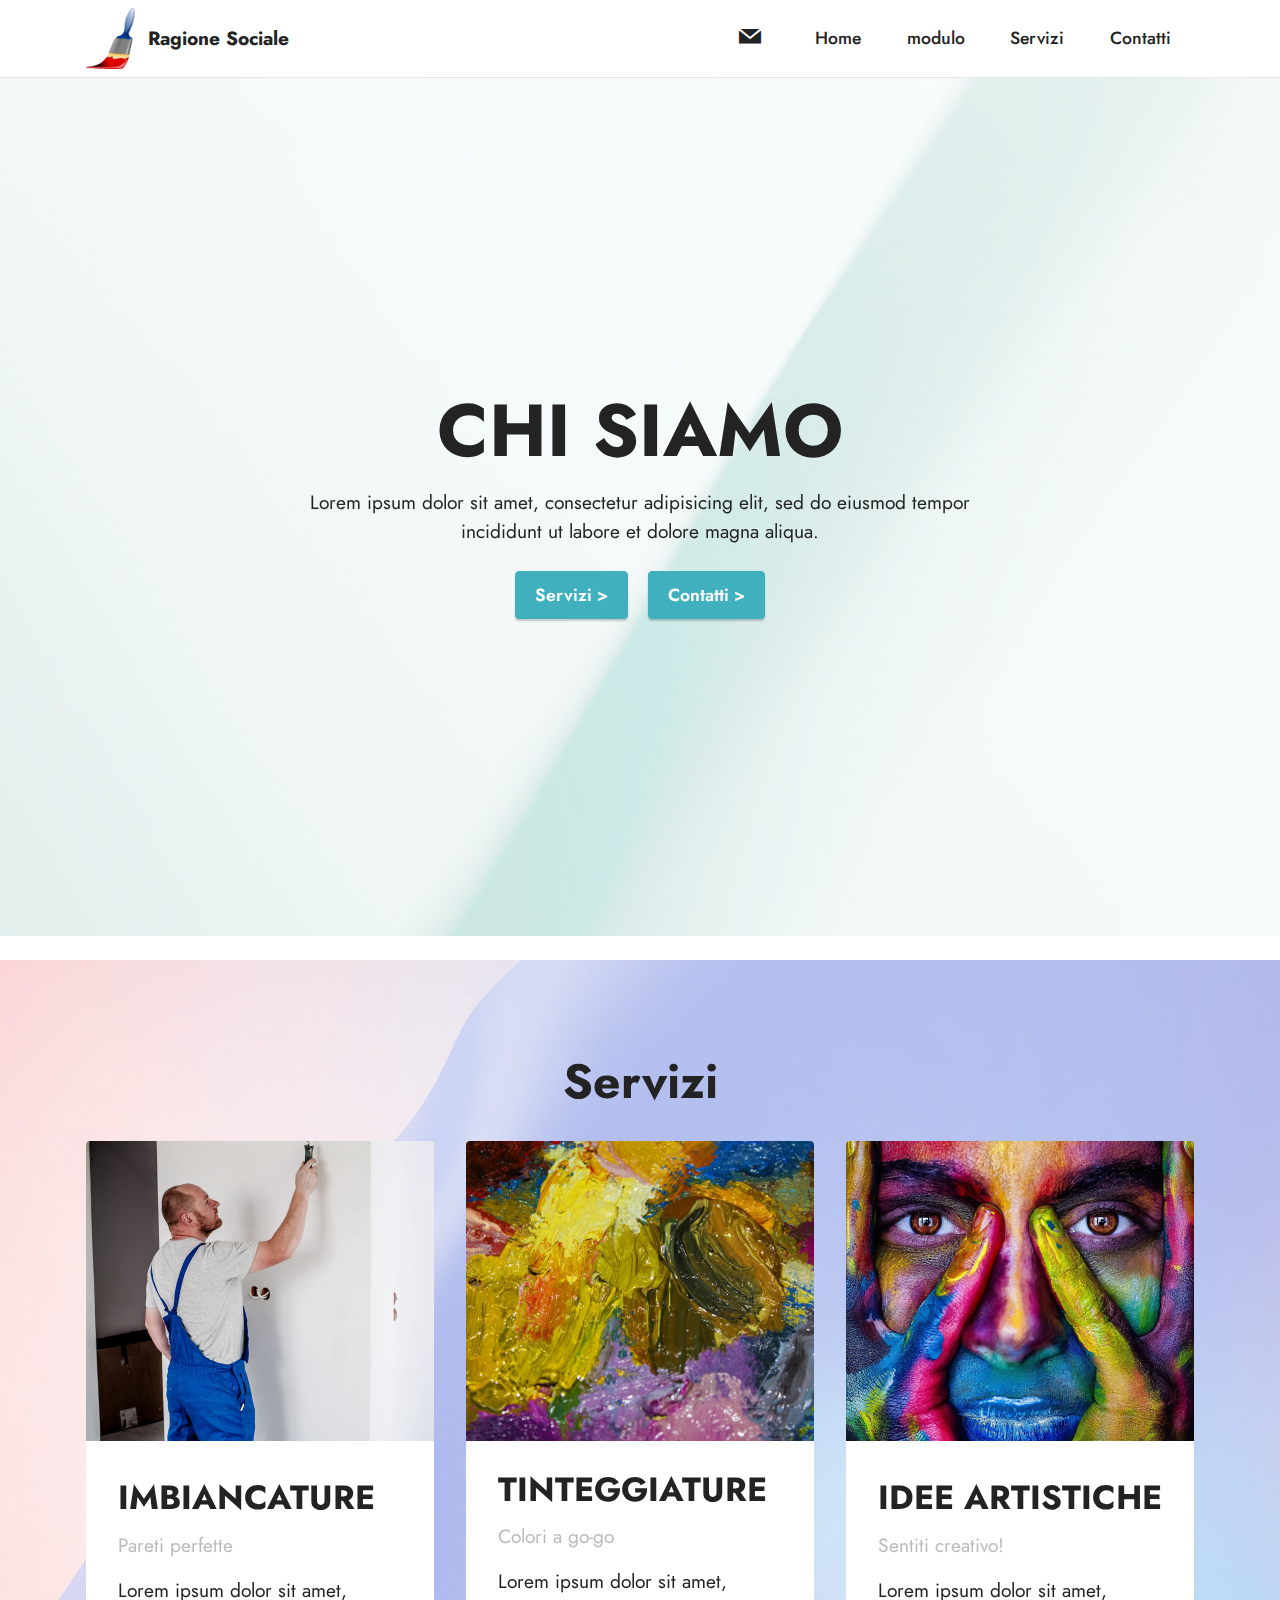
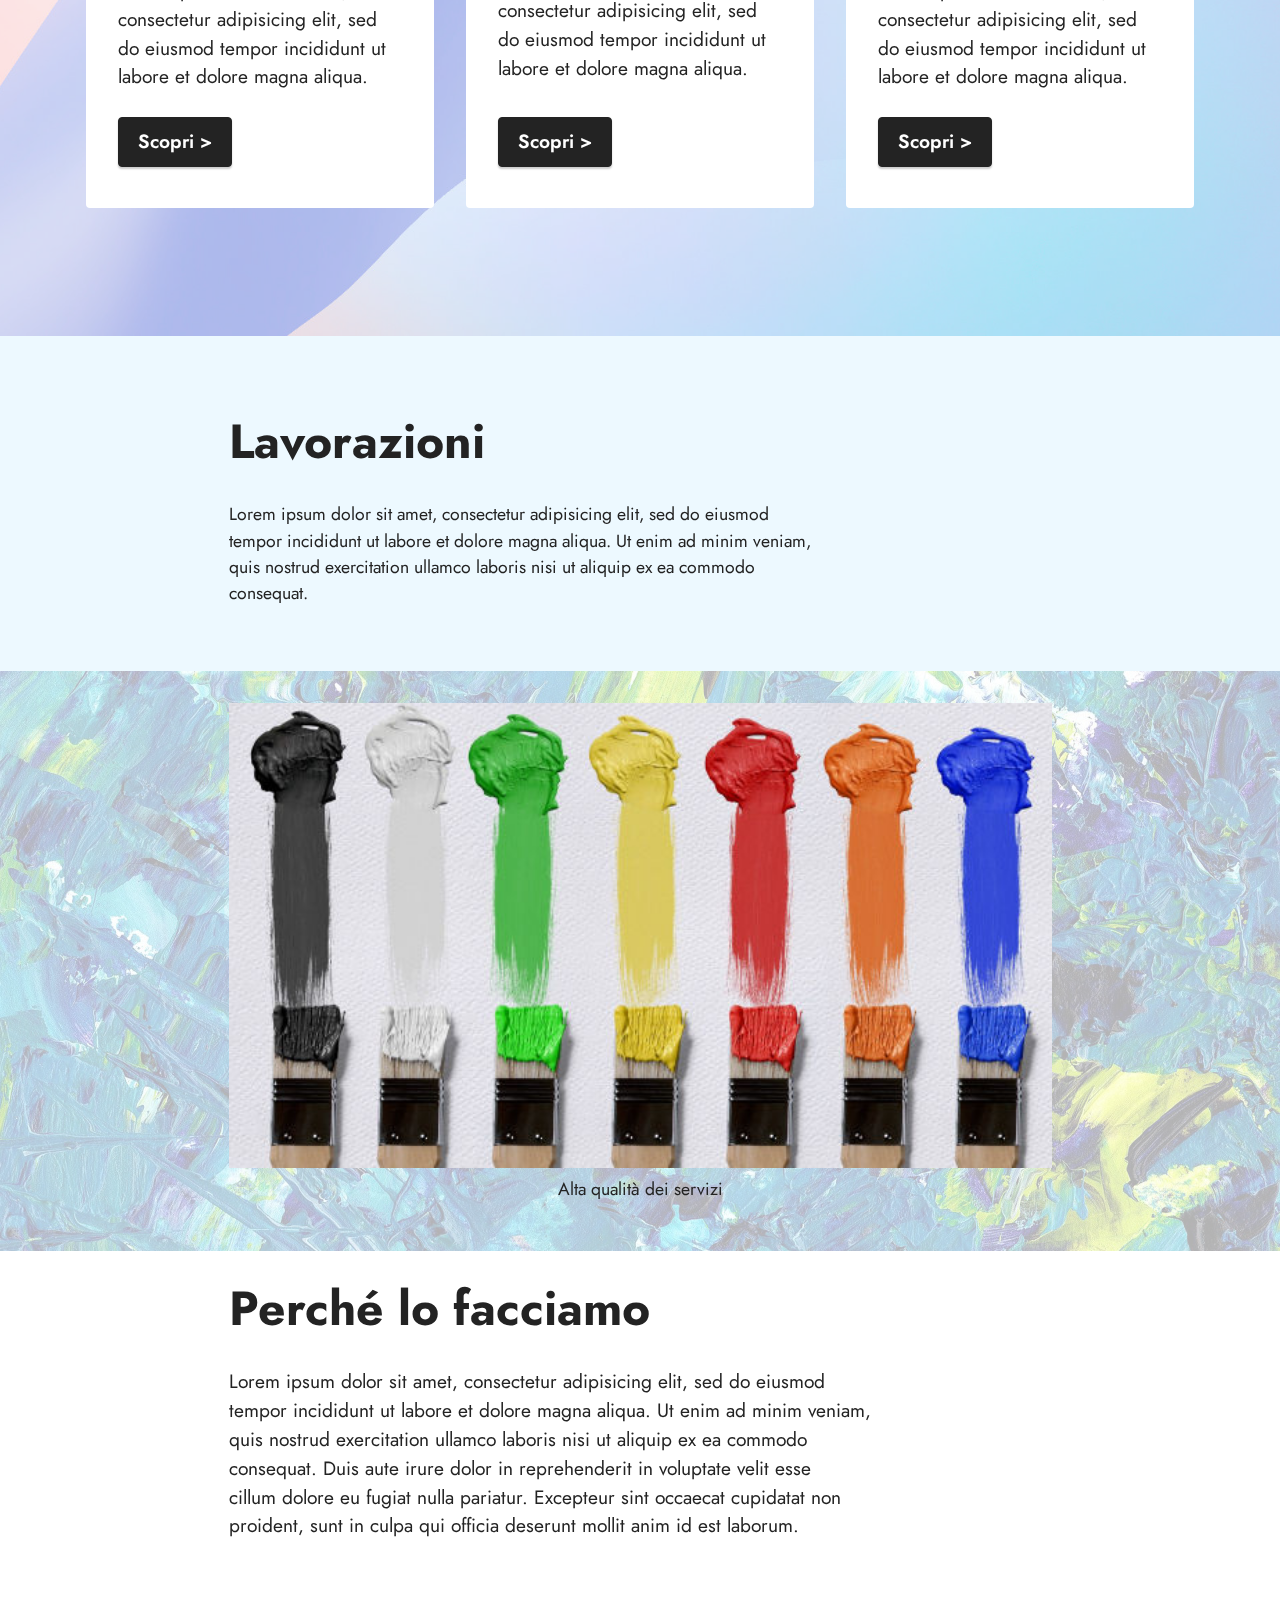
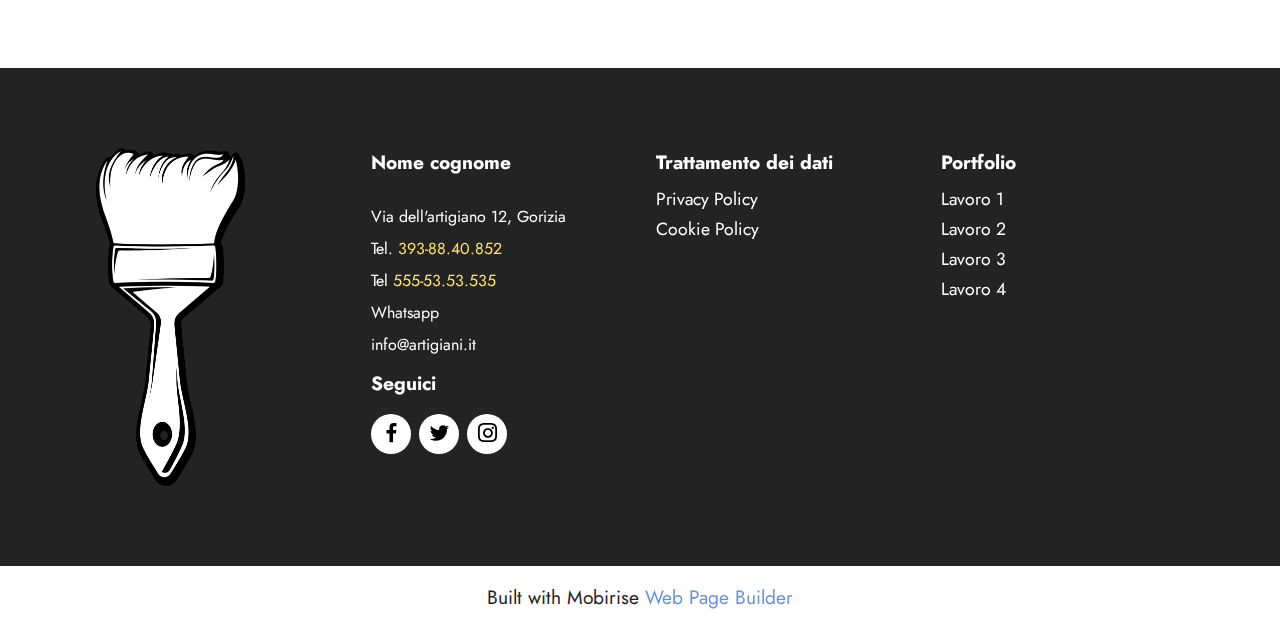
<file: index.html>
<!DOCTYPE html>
<html  >
<head>
  <!-- Site made with Mobirise Website Builder v5.6.3, https://mobirise.com -->
  <meta charset="UTF-8">
  <meta http-equiv="X-UA-Compatible" content="IE=edge">
  <meta name="generator" content="Mobirise v5.6.3, mobirise.com">
  <meta name="viewport" content="width=device-width, initial-scale=1, minimum-scale=1">
  <link rel="shortcut icon" href="assets/images/mbr-121x151.png" type="image/x-icon">
  <meta name="description" content="">
  
  
  <title>Home</title>
  <link rel="stylesheet" href="assets/bootstrap/css/bootstrap.min.css">
  <link rel="stylesheet" href="assets/bootstrap/css/bootstrap-grid.min.css">
  <link rel="stylesheet" href="assets/bootstrap/css/bootstrap-reboot.min.css">
  <link rel="stylesheet" href="assets/parallax/jarallax.css">
  <link rel="stylesheet" href="assets/dropdown/css/style.css">
  <link rel="stylesheet" href="assets/socicon/css/styles.css">
  <link rel="stylesheet" href="assets/theme/css/style.css">
  <link rel="preload" href="https://fonts.googleapis.com/css?family=Jost:100,200,300,400,500,600,700,800,900,100i,200i,300i,400i,500i,600i,700i,800i,900i&display=swap" as="style" onload="this.onload=null;this.rel='stylesheet'">
  <noscript><link rel="stylesheet" href="https://fonts.googleapis.com/css?family=Jost:100,200,300,400,500,600,700,800,900,100i,200i,300i,400i,500i,600i,700i,800i,900i&display=swap"></noscript>
  <link rel="preload" as="style" href="assets/mobirise/css/mbr-additional.css"><link rel="stylesheet" href="assets/mobirise/css/mbr-additional.css" type="text/css">
  
  
  
  
</head>
<body>
  
  <section data-bs-version="5.1" class="menu cid-s48OLK6784" once="menu" id="menu1-h">
    
    <nav class="navbar navbar-dropdown navbar-fixed-top navbar-expand-lg">
        <div class="container">
            <div class="navbar-brand">
                <span class="navbar-logo">
                    <a href="https://mobiri.se">
                        <img src="assets/images/mbr-121x151.png" alt="Mobirise Website Builder" style="height: 3.8rem;">
                    </a>
                </span>
                <span class="navbar-caption-wrap"><a class="navbar-caption text-black text-primary display-7" href="index.html">Ragione Sociale</a></span>
            </div>
            <button class="navbar-toggler" type="button" data-toggle="collapse" data-bs-toggle="collapse" data-target="#navbarSupportedContent" data-bs-target="#navbarSupportedContent" aria-controls="navbarNavAltMarkup" aria-expanded="false" aria-label="Toggle navigation">
                <div class="hamburger">
                    <span></span>
                    <span></span>
                    <span></span>
                    <span></span>
                </div>
            </button>
            <div class="collapse navbar-collapse" id="navbarSupportedContent">
                <ul class="navbar-nav nav-dropdown nav-right" data-app-modern-menu="true">
                    <li class="nav-item"><a class="nav-link link text-black text-primary display-4" href="index.html"><span class="socicon socicon-mail mbr-iconfont mbr-iconfont-btn"></span></a></li>
                    <li class="nav-item"><a class="nav-link link text-black text-primary display-4" href="index.html">Home</a></li>
                    <li class="nav-item"><a class="nav-link link text-black text-primary display-4" href="prova-modulo.html">modulo</a></li>
                    <li class="nav-item"><a class="nav-link link text-black text-primary display-4" href="servizi.html">Servizi</a></li>
                    <li class="nav-item"><a class="nav-link link text-black text-primary display-4" href="contatti.html">Contatti</a></li>
                </ul>
                
                
            </div>
        </div>
    </nav>

</section>

<section data-bs-version="5.1" class="header1 cid-s48MCQYojq mbr-fullscreen mbr-parallax-background" id="header1-f">

    

    <div class="mbr-overlay" style="opacity: 0.8; background-color: rgb(255, 255, 255);"></div>

    <div class="align-center container">
        <div class="row justify-content-center">
            <div class="col-12 col-lg-8">
                <h1 class="mbr-section-title mbr-fonts-style mb-3 display-1"><strong>CHI SIAMO</strong></h1>
                
                <p class="mbr-text mbr-fonts-style display-7">Lorem ipsum dolor sit amet, consectetur adipisicing elit, sed do eiusmod tempor incididunt ut labore et dolore magna aliqua.</p>
                <div class="mbr-section-btn mt-3"><a class="btn btn-success display-4" href="servizi.html">Servizi &gt;</a> <a class="btn btn-success display-4" href="contatti.html">Contatti &gt;</a></div>
            </div>
        </div>
    </div>
</section>

<section data-bs-version="5.1" class="features4 cid-sZUhQ9HyEl" id="features4-k">
    
    <div class="mbr-overlay"></div>
    <div class="container">
        <div class="mbr-section-head">
            <h4 class="mbr-section-title mbr-fonts-style align-center mb-0 display-2">
                <strong>Servizi</strong></h4>
            
        </div>
        <div class="row mt-4">
            <div class="item features-image сol-12 col-md-6 col-lg-4">
                <div class="item-wrapper">
                    <div class="item-img">
                        <img src="assets/images/mbr-696x1046.jpg" alt="Imbiancature" title="">
                    </div>
                    <div class="item-content">
                        <h5 class="item-title mbr-fonts-style display-5"><strong>IMBIANCATURE</strong></h5>
                        <h6 class="item-subtitle mbr-fonts-style mt-1 display-7">Pareti perfette</h6>
                        <p class="mbr-text mbr-fonts-style mt-3 display-7">Lorem ipsum dolor sit amet, consectetur adipisicing elit, sed do eiusmod tempor incididunt ut labore et dolore magna aliqua.<br></p>
                    </div>
                    <div class="mbr-section-btn item-footer mt-2"><a href="imbiancature.html" class="btn item-btn btn-black display-7">Scopri &gt;</a></div>
                </div>
            </div>
            <div class="item features-image сol-12 col-md-6 col-lg-4">
                <div class="item-wrapper">
                    <div class="item-img">
                        <img src="assets/images/mbr-696x464.jpg" alt="Mobirise Website Builder" title="">
                    </div>
                    <div class="item-content">
                        <h5 class="item-title mbr-fonts-style display-5"><p><strong>TINTEGGIATURE</strong></p></h5>
                        <h6 class="item-subtitle mbr-fonts-style mt-1 display-7">Colori a go-go</h6>
                        <p class="mbr-text mbr-fonts-style mt-3 display-7">Lorem ipsum dolor sit amet, consectetur adipisicing elit, sed do eiusmod tempor incididunt ut labore et dolore magna aliqua.</p>
                    </div>
                    <div class="mbr-section-btn item-footer mt-2"><a href="tinteggiature.html" class="btn item-btn btn-black display-7">Scopri &gt;</a></div>
                </div>
            </div>
            <div class="item features-image сol-12 col-md-6 col-lg-4">
                <div class="item-wrapper">
                    <div class="item-img">
                        <img src="assets/images/mbr-696x696.jpg" alt="Mobirise Website Builder" title="">
                    </div>
                    <div class="item-content">
                        <h5 class="item-title mbr-fonts-style display-5"><strong>IDEE ARTISTICHE</strong></h5>
                        <h6 class="item-subtitle mbr-fonts-style mt-1 display-7">Sentiti creativo!</h6>
                        <p class="mbr-text mbr-fonts-style mt-3 display-7">Lorem ipsum dolor sit amet, consectetur adipisicing elit, sed do eiusmod tempor incididunt ut labore et dolore magna aliqua.<br></p>
                    </div>
                    <div class="mbr-section-btn item-footer mt-2"><a href="idee-artistiche.html" class="btn item-btn btn-black display-7">Scopri &gt;</a></div>
                </div>
            </div>

        </div>
    </div>
</section>

<section data-bs-version="5.1" class="content1 cid-s48udlf8KU" id="content1-8">
    
    <div class="container">
        <div class="row justify-content-center">
            <div class="title col-12 col-md-9">
                <h3 class="mbr-section-title mbr-fonts-style align-center mb-4 display-2"><strong>Lavorazioni</strong></h3>
                <h4 class="mbr-section-subtitle align-center mbr-fonts-style mb-4 display-4">Lorem ipsum dolor sit amet, consectetur adipisicing elit, sed do eiusmod
<div>tempor incididunt ut labore et dolore magna aliqua. Ut enim ad minim veniam,
</div><div>quis nostrud exercitation ullamco laboris nisi ut aliquip ex ea commodo
</div><div>consequat.</div></h4>
                
            </div>
        </div>
    </div>
</section>

<section data-bs-version="5.1" class="image3 cid-s48upRUlSD" id="image3-9">
    

    <div class="mbr-overlay" style="opacity: 0.7; background-color: rgb(255, 255, 255);">
    </div>

    <div class="container">
        <div class="row justify-content-center">
            <div class="col-12 col-lg-9">
                <div class="image-wrapper">
                    <img src="assets/images/mbr-594x336.jpg" alt="Alta qualità">
                    <p class="mbr-description mbr-fonts-style mt-2 align-center display-4">
                        Alta qualità dei servizi</p>
                </div>
            </div>
        </div>
    </div>
</section>

<section data-bs-version="5.1" class="content1 cid-s48vrXhP0J" id="content1-d">
    
    <div class="container">
        <div class="row justify-content-center">
            <div class="title col-12 col-md-9">
                <h3 class="mbr-section-title mbr-fonts-style align-center mb-4 display-2"><strong>Perché lo facciamo</strong></h3>
                <h4 class="mbr-section-subtitle align-center mbr-fonts-style mb-4 display-7">Lorem ipsum dolor sit amet, consectetur adipisicing elit, sed do eiusmod
<div>tempor incididunt ut labore et dolore magna aliqua. Ut enim ad minim veniam,
</div><div>quis nostrud exercitation ullamco laboris nisi ut aliquip ex ea commodo
</div><div>consequat. Duis aute irure dolor in reprehenderit in voluptate velit esse
</div><div>cillum dolore eu fugiat nulla pariatur. Excepteur sint occaecat cupidatat non
</div><div>proident, sunt in culpa qui officia deserunt mollit anim id est laborum.</div></h4>
                
            </div>
        </div>
    </div>
</section>

<section data-bs-version="5.1" class="footer4 cid-sZUmJmmHEd" once="footers" id="footer4-l">

    
    
    <div class="container">
        <div class="row mbr-white">
            <div class="col-6 col-lg-3">
                <div class="media-wrap col-md-8 col-12">
                    <a href="https://mobiri.se/">
                        <img src="assets/images/mbr-337x674.png" alt="Mobirise Website Builder">
                    </a>
                </div>
            </div>
            <div class="col-12 col-md-6 col-lg-3">
                <h5 class="mbr-section-subtitle mbr-fonts-style mb-2 display-7"><strong>Nome cognome</strong></h5>
                <p class="mbr-text mbr-fonts-style mb-4 display-4"></p><p>Via dell'artigiano 12, Gorizia</p><p>Tel. <a href="tel:3938840852" class="text-warning">393-88.40.852</a></p><p>Tel <a href="tel:23424234" class="text-warning">555-53.53.535</a></p><p><a href="tel:+393938840852" class="text-white">Whatsapp&nbsp;</a></p><p><a href="tel:+393938840852" class="text-white">i</a>nfo@artigiani.it</p><p></p>
                <h5 class="mbr-section-subtitle mbr-fonts-style mb-3 display-7">
                    <strong>Seguici</strong></h5>
                <div class="social-row display-7">
                    <div class="soc-item">
                        <a href="https://twitter.com/mobirise" target="_blank">
                            <span class="mbr-iconfont socicon socicon-facebook"></span>
                        </a>
                    </div>
                    <div class="soc-item">
                        <a href="https://twitter.com/mobirise" target="_blank">
                            <span class="mbr-iconfont socicon socicon-twitter"></span>
                        </a>
                    </div>
                    <div class="soc-item">
                        <a href="https://twitter.com/mobirise" target="_blank">
                            <span class="mbr-iconfont socicon socicon-instagram"></span>
                        </a>
                    </div>
                    
                </div>
            </div>
            <div class="col-12 col-md-6 col-lg-3">
                <h5 class="mbr-section-subtitle mbr-fonts-style mb-2 display-7">
                    <strong>Trattamento dei dati</strong></h5>
                <ul class="list mbr-fonts-style display-4">
                    <li class="mbr-text item-wrap">Privacy Policy</li>
                    <li class="mbr-text item-wrap">Cookie Policy</li>
                </ul>
            </div>
            <div class="col-12 col-md-6 col-lg-3">
                <h5 class="mbr-section-subtitle mbr-fonts-style mb-2 display-7">
                    <strong>Portfolio</strong></h5>
                <ul class="list mbr-fonts-style display-4">
                    <li class="mbr-text item-wrap">Lavoro 1</li>
                    <li class="mbr-text item-wrap">Lavoro 2</li>
                    <li class="mbr-text item-wrap">Lavoro 3</li>
                    <li class="mbr-text item-wrap">Lavoro 4</li>
                </ul>
            </div>
            
        </div>
    </div>
</section><section class="display-7" style="padding: 0;align-items: center;justify-content: center;flex-wrap: wrap;    align-content: center;display: flex;position: relative;height: 4rem;"><a href="https://mobiri.se/2724165" style="flex: 1 1;height: 4rem;position: absolute;width: 100%;z-index: 1;"><img alt="" style="height: 4rem;" src="[data-uri]"></a><p style="margin: 0;text-align: center;" class="display-7">Built with Mobirise &#8204;</p><a style="z-index:1" href="https://mobirise.com/web-page-maker.html">Web Page Builder</a></section><script src="assets/bootstrap/js/bootstrap.bundle.min.js"></script>  <script src="assets/parallax/jarallax.js"></script>  <script src="assets/smoothscroll/smooth-scroll.js"></script>  <script src="assets/ytplayer/index.js"></script>  <script src="assets/dropdown/js/navbar-dropdown.js"></script>  <script src="assets/theme/js/script.js"></script>  
  
  
</body>
</html>
</file>
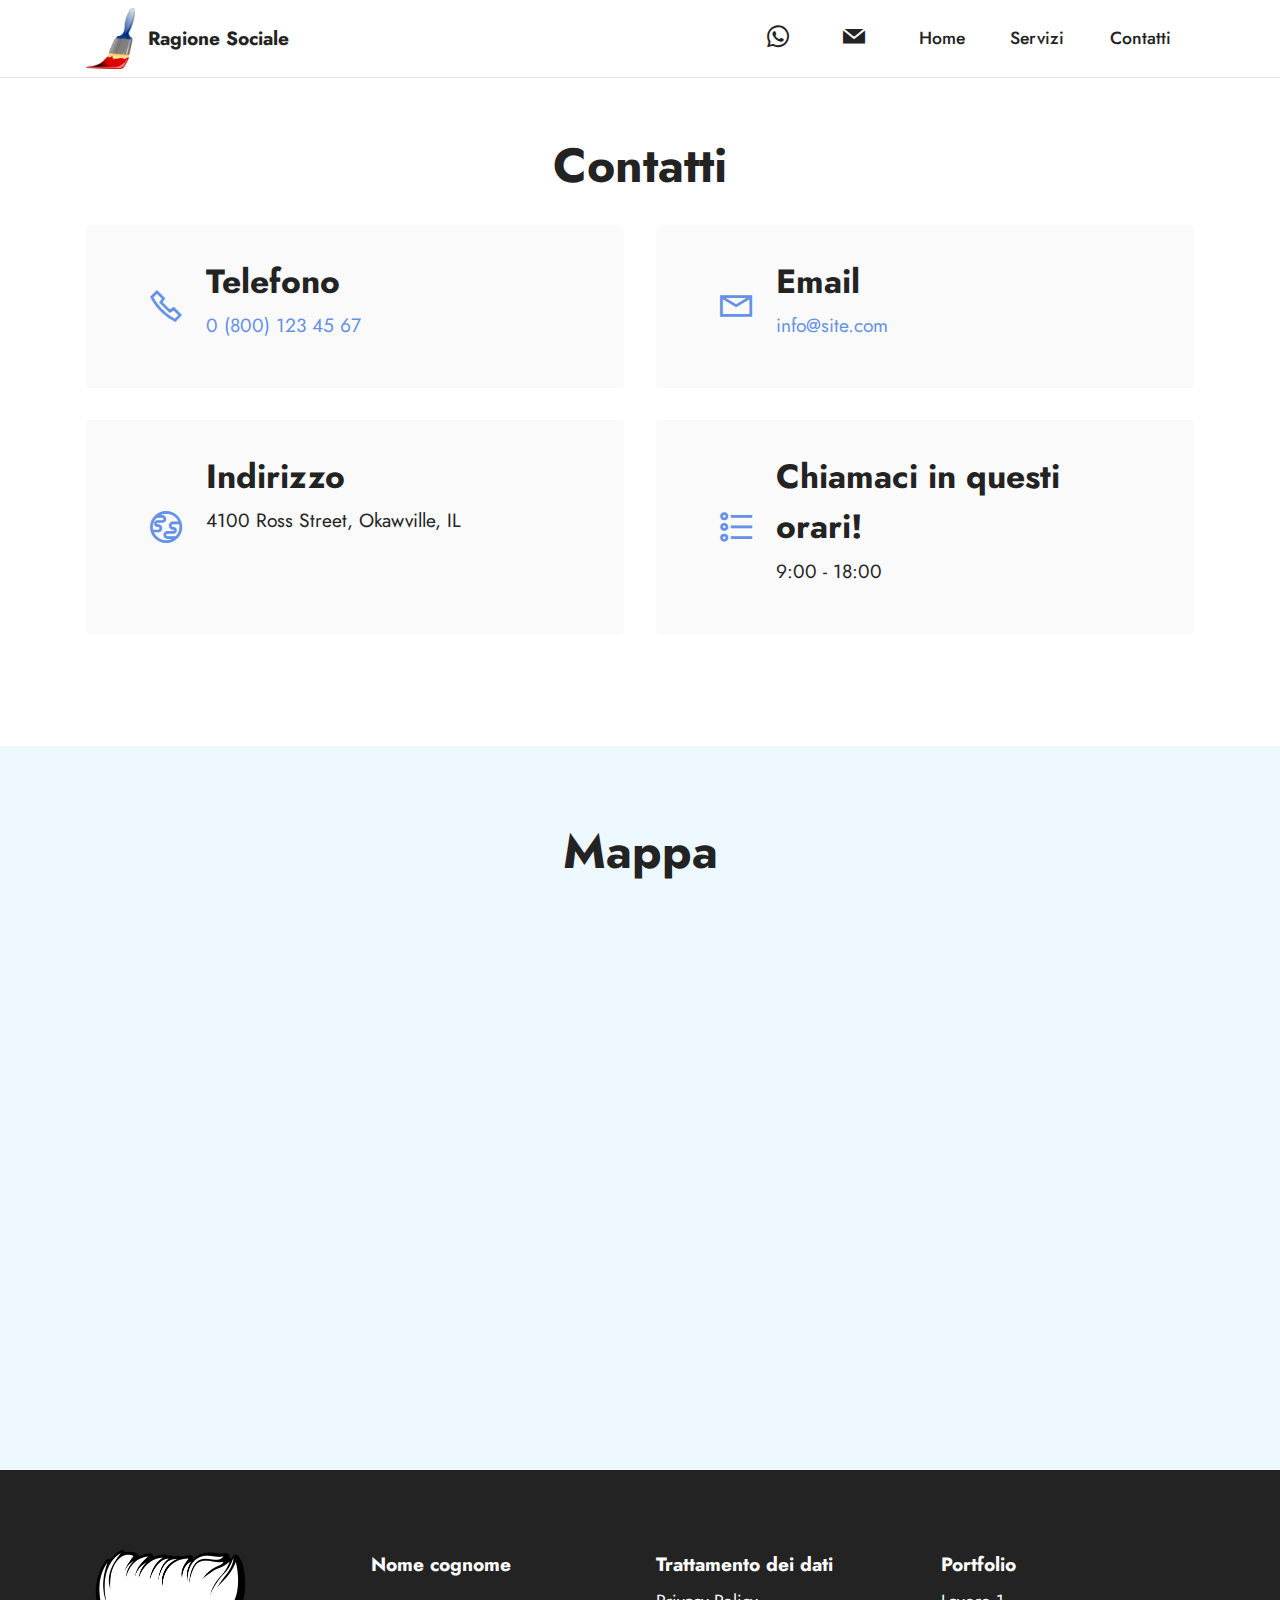
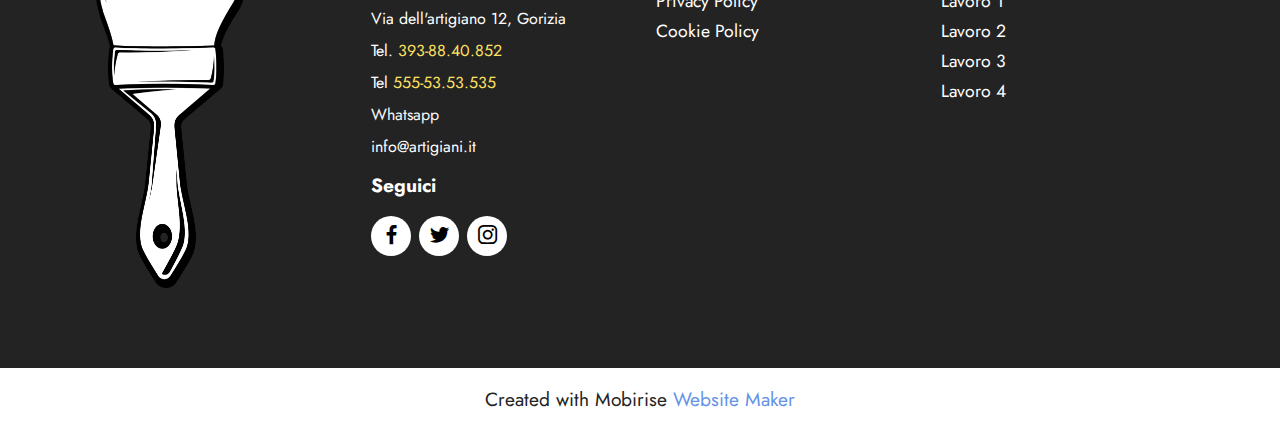
<file: contatti.html>
<!DOCTYPE html>
<html  >
<head>
  <!-- Site made with Mobirise Website Builder v5.6.3, https://mobirise.com -->
  <meta charset="UTF-8">
  <meta http-equiv="X-UA-Compatible" content="IE=edge">
  <meta name="generator" content="Mobirise v5.6.3, mobirise.com">
  <meta name="twitter:card" content="summary_large_image"/>
  <meta name="twitter:image:src" content="assets/images/contatti-meta.png">
  <meta property="og:image" content="assets/images/contatti-meta.png">
  <meta name="twitter:title" content="Contatti">
  <meta name="viewport" content="width=device-width, initial-scale=1, minimum-scale=1">
  <link rel="shortcut icon" href="assets/images/mbr-121x151.png" type="image/x-icon">
  <meta name="description" content="Lorem ipsum dolor sit amet, consectetur adipisicing elit, sed do eiusmod tempor incididunt ut labore et dolore magna aliqua.">
  
  
  <title>Contatti</title>
  <link rel="stylesheet" href="assets/web/assets/mobirise-icons2/mobirise2.css">
  <link rel="stylesheet" href="assets/bootstrap/css/bootstrap.min.css">
  <link rel="stylesheet" href="assets/bootstrap/css/bootstrap-grid.min.css">
  <link rel="stylesheet" href="assets/bootstrap/css/bootstrap-reboot.min.css">
  <link rel="stylesheet" href="assets/dropdown/css/style.css">
  <link rel="stylesheet" href="assets/socicon/css/styles.css">
  <link rel="stylesheet" href="assets/theme/css/style.css">
  <link rel="preload" href="https://fonts.googleapis.com/css?family=Jost:100,200,300,400,500,600,700,800,900,100i,200i,300i,400i,500i,600i,700i,800i,900i&display=swap" as="style" onload="this.onload=null;this.rel='stylesheet'">
  <noscript><link rel="stylesheet" href="https://fonts.googleapis.com/css?family=Jost:100,200,300,400,500,600,700,800,900,100i,200i,300i,400i,500i,600i,700i,800i,900i&display=swap"></noscript>
  <link rel="preload" as="style" href="assets/mobirise/css/mbr-additional.css"><link rel="stylesheet" href="assets/mobirise/css/mbr-additional.css" type="text/css">
  
  
  
  
</head>
<body>
  
  <section data-bs-version="5.1" class="menu cid-sZUvDxy0RX" once="menu" id="menu1-11">
    
    <nav class="navbar navbar-dropdown navbar-fixed-top navbar-expand-lg">
        <div class="container">
            <div class="navbar-brand">
                <span class="navbar-logo">
                    <a href="https://mobiri.se">
                        <img src="assets/images/mbr-121x151.png" alt="Mobirise Website Builder" style="height: 3.8rem;">
                    </a>
                </span>
                <span class="navbar-caption-wrap"><a class="navbar-caption text-black text-primary display-7" href="index.html">Ragione Sociale</a></span>
            </div>
            <button class="navbar-toggler" type="button" data-toggle="collapse" data-bs-toggle="collapse" data-target="#navbarSupportedContent" data-bs-target="#navbarSupportedContent" aria-controls="navbarNavAltMarkup" aria-expanded="false" aria-label="Toggle navigation">
                <div class="hamburger">
                    <span></span>
                    <span></span>
                    <span></span>
                    <span></span>
                </div>
            </button>
            <div class="collapse navbar-collapse" id="navbarSupportedContent">
                <ul class="navbar-nav nav-dropdown nav-right" data-app-modern-menu="true"><li class="nav-item"><a class="nav-link link text-black display-4" href="https://mobirise.com"><span class="socicon socicon-whatsapp mbr-iconfont mbr-iconfont-btn"></span></a></li><li class="nav-item"><a class="nav-link link text-black text-primary display-4" href="index.html"><span class="socicon socicon-mail mbr-iconfont mbr-iconfont-btn"></span></a></li><li class="nav-item"><a class="nav-link link text-black text-primary display-4" href="index.html">Home</a></li>
                    <li class="nav-item"><a class="nav-link link text-black text-primary display-4" href="servizi.html">Servizi</a></li><li class="nav-item"><a class="nav-link link text-black text-primary display-4" href="contatti.html">Contatti</a></li></ul>
                
                
            </div>
        </div>
    </nav>

</section>

<section data-bs-version="5.1" class="contacts2 cid-sZUwubDE4B" id="contacts2-12">
    <!---->
    
    
    <div class="container">
        <div class="mbr-section-head">
            <h3 class="mbr-section-title mbr-fonts-style align-center mb-0 display-2">
                <strong>Contatti</strong></h3>
            
        </div>
        <div class="row justify-content-center mt-4">
            <div class="card col-12 col-md-6">
                <div class="card-wrapper">
                    <div class="image-wrapper">
                        <span class="mbr-iconfont mobi-mbri-phone mobi-mbri"></span>
                    </div>
                    <div class="text-wrapper">
                        <h6 class="card-title mbr-fonts-style mb-1 display-5">
                            <strong>Telefono</strong><strong><br></strong></h6>
                        <p class="mbr-text mbr-fonts-style display-7">
                            <a href="tel:+12345678910" class="text-primary">0 (800) 123 45 67</a>
                        </p>
                    </div>
                </div>
            </div>
            <div class="card col-12 col-md-6">
                <div class="card-wrapper">
                    <div class="image-wrapper">
                        <span class="mbr-iconfont mobi-mbri-letter mobi-mbri"></span>
                    </div>
                    <div class="text-wrapper">
                        <h6 class="card-title mbr-fonts-style mb-1 display-5">
                            <strong>Email</strong>
                        </h6>
                        <p class="mbr-text mbr-fonts-style display-7">
                            <a href="mailto:info@site.com" class="text-primary">info@site.com</a>
                        </p>
                    </div>
                </div>
            </div>
            <div class="card col-12 col-md-6">
                <div class="card-wrapper">
                    <div class="image-wrapper">
                        <span class="mbr-iconfont mobi-mbri-globe mobi-mbri"></span>
                    </div>
                    <div class="text-wrapper">
                        <h6 class="card-title mbr-fonts-style mb-1 display-5">
                            <strong>Indirizzo</strong></h6>
                        <p class="mbr-text mbr-fonts-style display-7">
                            4100 Ross Street, Okawville, IL
                        </p>
                    </div>
                </div>
            </div>
            <div class="card col-12 col-md-6">
                <div class="card-wrapper">
                    <div class="image-wrapper">
                        <span class="mbr-iconfont mobi-mbri-bulleted-list mobi-mbri"></span>
                    </div>
                    <div class="text-wrapper">
                        <h6 class="card-title mbr-fonts-style mb-1 display-5"><strong>Chiamaci in questi orari!</strong></h6>
                        <p class="mbr-text mbr-fonts-style display-7">
                            9:00 - 18:00
                        </p>
                    </div>
                </div>
            </div>
        </div>
    </div>
</section>

<section data-bs-version="5.1" class="map1 cid-sZUwCKHStK" id="map1-13">
    
    
    <div class="container">
        <div class="mbr-section-head mb-4">
            <h3 class="mbr-section-title mbr-fonts-style align-center mb-0 display-2">
                <strong>Mappa</strong></h3>
            
        </div>
        <div class="google-map"><iframe frameborder="0" style="border:0" src="https://www.google.com/maps/embed/v1/place?key=AIzaSyCZI5F_k6S1k46ujh0SNrapM89f7mJxd30&amp;q=Gorizia, Italy" allowfullscreen=""></iframe></div>
    </div>
</section>

<section data-bs-version="5.1" class="footer4 cid-sZUvDwK0UM" once="footers" id="footer4-10">

    
    
    <div class="container">
        <div class="row mbr-white">
            <div class="col-6 col-lg-3">
                <div class="media-wrap col-md-8 col-12">
                    <a href="https://mobiri.se/">
                        <img src="assets/images/mbr-337x674.png" alt="Mobirise Website Builder">
                    </a>
                </div>
            </div>
            <div class="col-12 col-md-6 col-lg-3">
                <h5 class="mbr-section-subtitle mbr-fonts-style mb-2 display-7"><strong>Nome cognome</strong></h5>
                <p class="mbr-text mbr-fonts-style mb-4 display-4"></p><p>Via dell'artigiano 12, Gorizia</p><p>Tel. <a href="tel:3938840852" class="text-warning">393-88.40.852</a></p><p>Tel <a href="tel:23424234" class="text-warning">555-53.53.535</a></p><p><a href="tel:+393938840852" class="text-white">Whatsapp&nbsp;</a></p><p><a href="tel:+393938840852" class="text-white">i</a>nfo@artigiani.it</p><p></p>
                <h5 class="mbr-section-subtitle mbr-fonts-style mb-3 display-7">
                    <strong>Seguici</strong></h5>
                <div class="social-row display-7">
                    <div class="soc-item">
                        <a href="https://twitter.com/mobirise" target="_blank">
                            <span class="mbr-iconfont socicon socicon-facebook"></span>
                        </a>
                    </div>
                    <div class="soc-item">
                        <a href="https://twitter.com/mobirise" target="_blank">
                            <span class="mbr-iconfont socicon socicon-twitter"></span>
                        </a>
                    </div>
                    <div class="soc-item">
                        <a href="https://twitter.com/mobirise" target="_blank">
                            <span class="mbr-iconfont socicon socicon-instagram"></span>
                        </a>
                    </div>
                    
                </div>
            </div>
            <div class="col-12 col-md-6 col-lg-3">
                <h5 class="mbr-section-subtitle mbr-fonts-style mb-2 display-7">
                    <strong>Trattamento dei dati</strong></h5>
                <ul class="list mbr-fonts-style display-4">
                    <li class="mbr-text item-wrap">Privacy Policy</li><li class="mbr-text item-wrap">Cookie Policy</li>
                </ul>
            </div>
            <div class="col-12 col-md-6 col-lg-3">
                <h5 class="mbr-section-subtitle mbr-fonts-style mb-2 display-7">
                    <strong>Portfolio</strong></h5>
                <ul class="list mbr-fonts-style display-4">
                    <li class="mbr-text item-wrap">Lavoro 1</li>
                    <li class="mbr-text item-wrap">Lavoro 2</li>
                    <li class="mbr-text item-wrap">Lavoro 3</li>
                    <li class="mbr-text item-wrap">Lavoro 4</li>
                </ul>
            </div>
            
        </div>
    </div>
</section><section class="display-7" style="padding: 0;align-items: center;justify-content: center;flex-wrap: wrap;    align-content: center;display: flex;position: relative;height: 4rem;"><a href="https://mobiri.se/2724165" style="flex: 1 1;height: 4rem;position: absolute;width: 100%;z-index: 1;"><img alt="" style="height: 4rem;" src="[data-uri]"></a><p style="margin: 0;text-align: center;" class="display-7">Created with Mobirise &#8204;</p><a style="z-index:1" href="https://mobirise.com/website-maker.html">Website Maker</a></section><script src="assets/bootstrap/js/bootstrap.bundle.min.js"></script>  <script src="assets/smoothscroll/smooth-scroll.js"></script>  <script src="assets/ytplayer/index.js"></script>  <script src="assets/dropdown/js/navbar-dropdown.js"></script>  <script src="assets/theme/js/script.js"></script>  
  
  
</body>
</html>
</file>
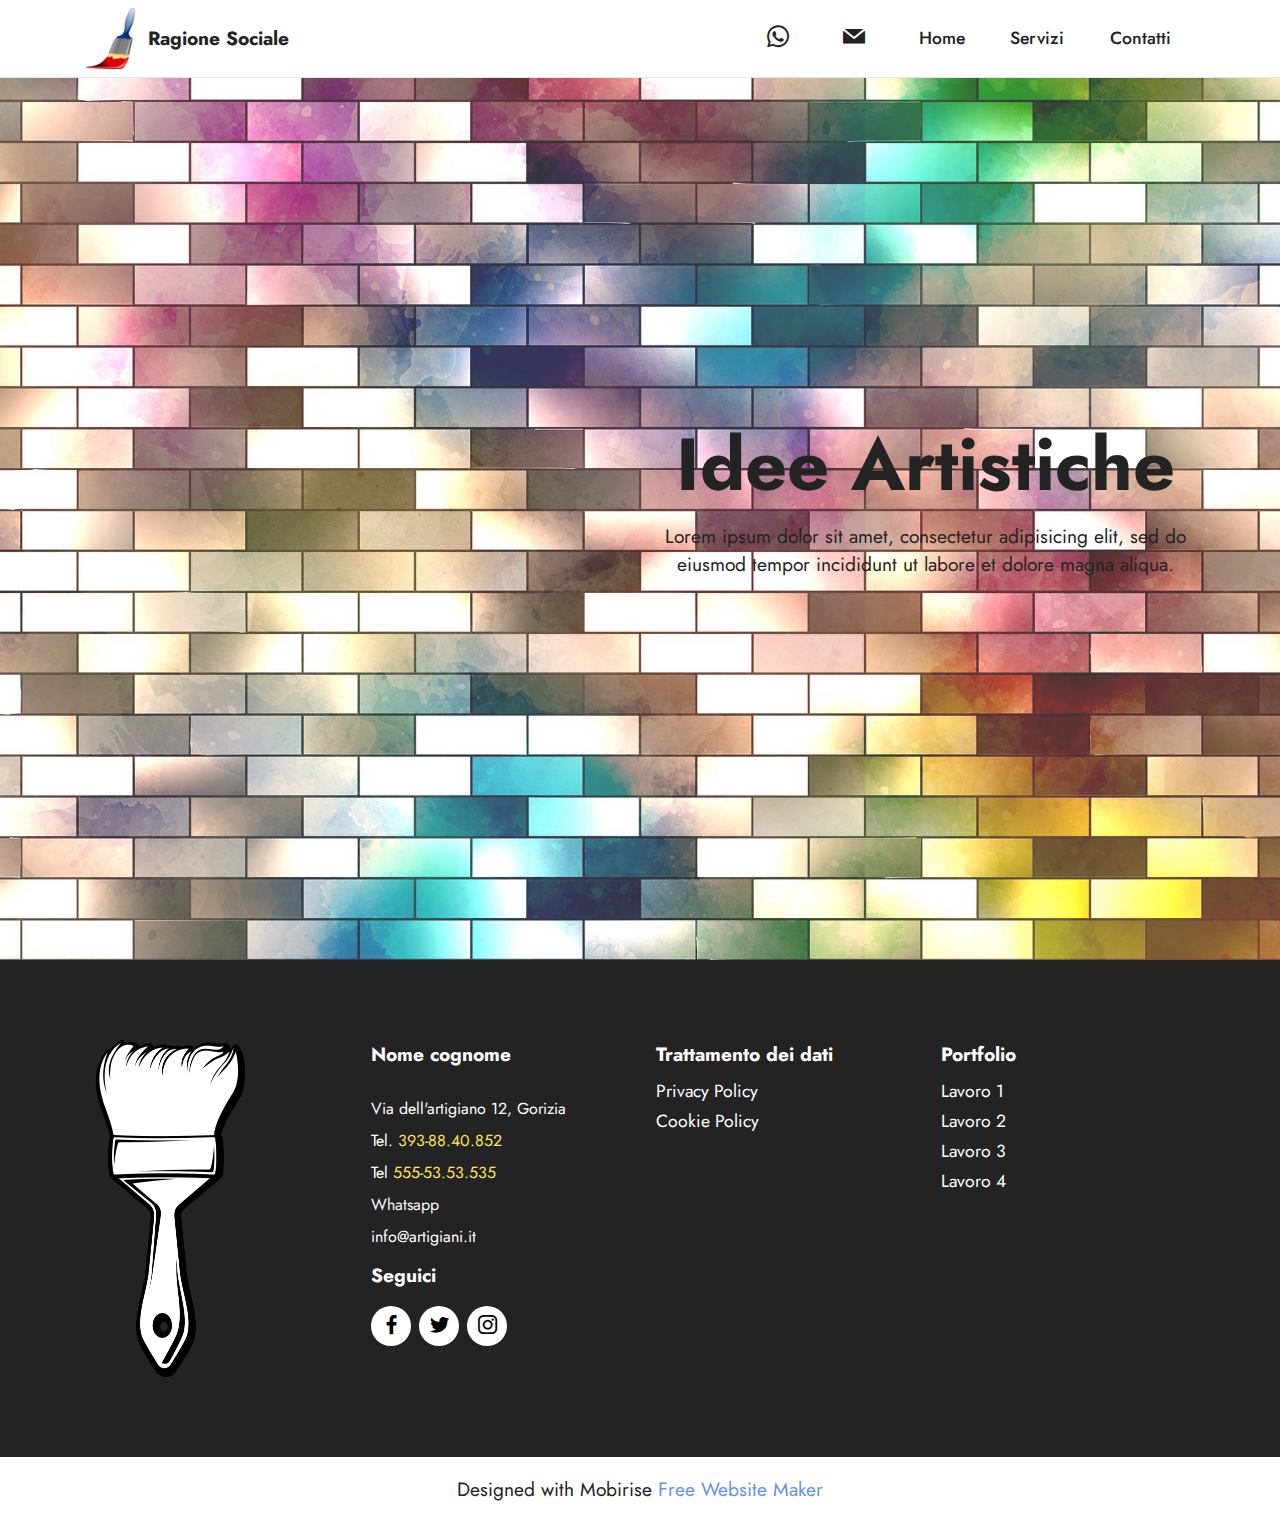
<file: idee-artistiche.html>
<!DOCTYPE html>
<html  >
<head>
  <!-- Site made with Mobirise Website Builder v5.6.3, https://mobirise.com -->
  <meta charset="UTF-8">
  <meta http-equiv="X-UA-Compatible" content="IE=edge">
  <meta name="generator" content="Mobirise v5.6.3, mobirise.com">
  <meta name="twitter:card" content="summary_large_image"/>
  <meta name="twitter:image:src" content="assets/images/idee-artistiche-meta.jpg">
  <meta property="og:image" content="assets/images/idee-artistiche-meta.jpg">
  <meta name="twitter:title" content="Idee Artistiche">
  <meta name="viewport" content="width=device-width, initial-scale=1, minimum-scale=1">
  <link rel="shortcut icon" href="assets/images/mbr-121x151.png" type="image/x-icon">
  <meta name="description" content="Lorem ipsum dolor sit amet, consectetur adipisicing elit, sed do eiusmod tempor incididunt ut labore et dolore magna aliqua.">
  
  
  <title>Idee Artistiche</title>
  <link rel="stylesheet" href="assets/bootstrap/css/bootstrap.min.css">
  <link rel="stylesheet" href="assets/bootstrap/css/bootstrap-grid.min.css">
  <link rel="stylesheet" href="assets/bootstrap/css/bootstrap-reboot.min.css">
  <link rel="stylesheet" href="assets/dropdown/css/style.css">
  <link rel="stylesheet" href="assets/socicon/css/styles.css">
  <link rel="stylesheet" href="assets/theme/css/style.css">
  <link rel="preload" href="https://fonts.googleapis.com/css?family=Jost:100,200,300,400,500,600,700,800,900,100i,200i,300i,400i,500i,600i,700i,800i,900i&display=swap" as="style" onload="this.onload=null;this.rel='stylesheet'">
  <noscript><link rel="stylesheet" href="https://fonts.googleapis.com/css?family=Jost:100,200,300,400,500,600,700,800,900,100i,200i,300i,400i,500i,600i,700i,800i,900i&display=swap"></noscript>
  <link rel="preload" as="style" href="assets/mobirise/css/mbr-additional.css"><link rel="stylesheet" href="assets/mobirise/css/mbr-additional.css" type="text/css">
  
  
  
  
</head>
<body>
  
  <section data-bs-version="5.1" class="menu cid-sZUvbz0jmO" once="menu" id="menu1-y">
    
    <nav class="navbar navbar-dropdown navbar-fixed-top navbar-expand-lg">
        <div class="container">
            <div class="navbar-brand">
                <span class="navbar-logo">
                    <a href="https://mobiri.se">
                        <img src="assets/images/mbr-121x151.png" alt="Mobirise Website Builder" style="height: 3.8rem;">
                    </a>
                </span>
                <span class="navbar-caption-wrap"><a class="navbar-caption text-black text-primary display-7" href="index.html">Ragione Sociale</a></span>
            </div>
            <button class="navbar-toggler" type="button" data-toggle="collapse" data-bs-toggle="collapse" data-target="#navbarSupportedContent" data-bs-target="#navbarSupportedContent" aria-controls="navbarNavAltMarkup" aria-expanded="false" aria-label="Toggle navigation">
                <div class="hamburger">
                    <span></span>
                    <span></span>
                    <span></span>
                    <span></span>
                </div>
            </button>
            <div class="collapse navbar-collapse" id="navbarSupportedContent">
                <ul class="navbar-nav nav-dropdown nav-right" data-app-modern-menu="true"><li class="nav-item"><a class="nav-link link text-black display-4" href="https://mobirise.com"><span class="socicon socicon-whatsapp mbr-iconfont mbr-iconfont-btn"></span></a></li><li class="nav-item"><a class="nav-link link text-black text-primary display-4" href="index.html"><span class="socicon socicon-mail mbr-iconfont mbr-iconfont-btn"></span></a></li><li class="nav-item"><a class="nav-link link text-black text-primary display-4" href="index.html">Home</a></li>
                    <li class="nav-item"><a class="nav-link link text-black text-primary display-4" href="servizi.html">Servizi</a></li><li class="nav-item"><a class="nav-link link text-black text-primary display-4" href="contatti.html">Contatti</a></li></ul>
                
                
            </div>
        </div>
    </nav>

</section>

<section data-bs-version="5.1" class="header3 cid-sZUvbxyBPC mbr-fullscreen" id="header3-w">

    

    <div class="mbr-overlay" style="opacity: 0.2; background-color: rgb(255, 255, 255);"></div>

    <div class="align-center container">
        <div class="row justify-content-end">
            <div class="col-12 col-lg-6">
                <h1 class="mbr-section-title mbr-fonts-style mb-3 display-1"><strong>Idee Artistiche</strong></h1>
                
                <p class="mbr-text mbr-fonts-style display-7">Lorem ipsum dolor sit amet, consectetur adipisicing elit, sed do eiusmod tempor incididunt ut labore et dolore magna aliqua.</p>
                
            </div>
        </div>
    </div>
</section>

<section data-bs-version="5.1" class="footer4 cid-sZUvbyhDWz" once="footers" id="footer4-x">

    
    
    <div class="container">
        <div class="row mbr-white">
            <div class="col-6 col-lg-3">
                <div class="media-wrap col-md-8 col-12">
                    <a href="https://mobiri.se/">
                        <img src="assets/images/mbr-337x674.png" alt="Mobirise Website Builder">
                    </a>
                </div>
            </div>
            <div class="col-12 col-md-6 col-lg-3">
                <h5 class="mbr-section-subtitle mbr-fonts-style mb-2 display-7"><strong>Nome cognome</strong></h5>
                <p class="mbr-text mbr-fonts-style mb-4 display-4"></p><p>Via dell'artigiano 12, Gorizia</p><p>Tel. <a href="tel:3938840852" class="text-warning">393-88.40.852</a></p><p>Tel <a href="tel:23424234" class="text-warning">555-53.53.535</a></p><p><a href="tel:+393938840852" class="text-white">Whatsapp&nbsp;</a></p><p><a href="tel:+393938840852" class="text-white">i</a>nfo@artigiani.it</p><p></p>
                <h5 class="mbr-section-subtitle mbr-fonts-style mb-3 display-7">
                    <strong>Seguici</strong></h5>
                <div class="social-row display-7">
                    <div class="soc-item">
                        <a href="https://twitter.com/mobirise" target="_blank">
                            <span class="mbr-iconfont socicon socicon-facebook"></span>
                        </a>
                    </div>
                    <div class="soc-item">
                        <a href="https://twitter.com/mobirise" target="_blank">
                            <span class="mbr-iconfont socicon socicon-twitter"></span>
                        </a>
                    </div>
                    <div class="soc-item">
                        <a href="https://twitter.com/mobirise" target="_blank">
                            <span class="mbr-iconfont socicon socicon-instagram"></span>
                        </a>
                    </div>
                    
                </div>
            </div>
            <div class="col-12 col-md-6 col-lg-3">
                <h5 class="mbr-section-subtitle mbr-fonts-style mb-2 display-7">
                    <strong>Trattamento dei dati</strong></h5>
                <ul class="list mbr-fonts-style display-4">
                    <li class="mbr-text item-wrap">Privacy Policy</li><li class="mbr-text item-wrap">Cookie Policy</li>
                </ul>
            </div>
            <div class="col-12 col-md-6 col-lg-3">
                <h5 class="mbr-section-subtitle mbr-fonts-style mb-2 display-7">
                    <strong>Portfolio</strong></h5>
                <ul class="list mbr-fonts-style display-4">
                    <li class="mbr-text item-wrap">Lavoro 1</li>
                    <li class="mbr-text item-wrap">Lavoro 2</li>
                    <li class="mbr-text item-wrap">Lavoro 3</li>
                    <li class="mbr-text item-wrap">Lavoro 4</li>
                </ul>
            </div>
            
        </div>
    </div>
</section><section class="display-7" style="padding: 0;align-items: center;justify-content: center;flex-wrap: wrap;    align-content: center;display: flex;position: relative;height: 4rem;"><a href="https://mobiri.se/2724165" style="flex: 1 1;height: 4rem;position: absolute;width: 100%;z-index: 1;"><img alt="" style="height: 4rem;" src="[data-uri]"></a><p style="margin: 0;text-align: center;" class="display-7">Designed with Mobirise &#8204;</p><a style="z-index:1" href="https://mobirise.com/website-maker.html">Free Website Maker</a></section><script src="assets/bootstrap/js/bootstrap.bundle.min.js"></script>  <script src="assets/smoothscroll/smooth-scroll.js"></script>  <script src="assets/ytplayer/index.js"></script>  <script src="assets/dropdown/js/navbar-dropdown.js"></script>  <script src="assets/theme/js/script.js"></script>  
  
  
</body>
</html>
</file>
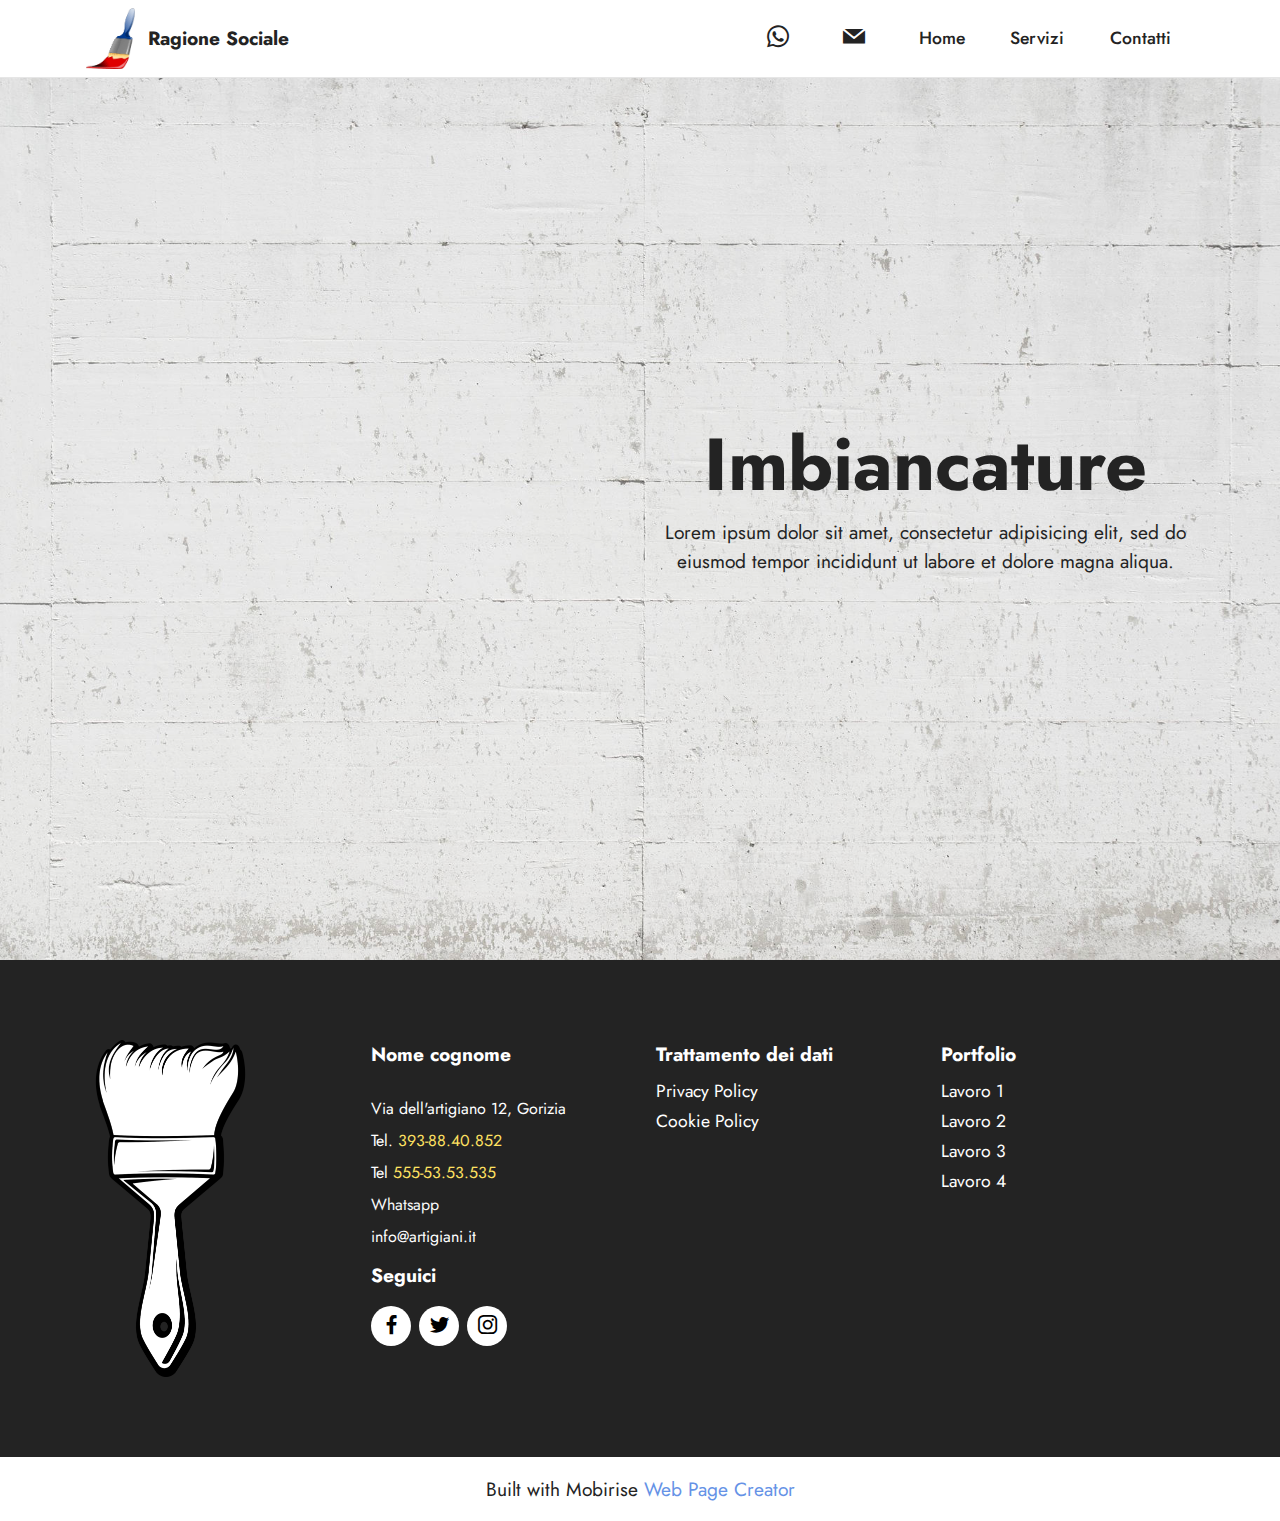
<file: imbiancature.html>
<!DOCTYPE html>
<html  >
<head>
  <!-- Site made with Mobirise Website Builder v5.6.3, https://mobirise.com -->
  <meta charset="UTF-8">
  <meta http-equiv="X-UA-Compatible" content="IE=edge">
  <meta name="generator" content="Mobirise v5.6.3, mobirise.com">
  <meta name="twitter:card" content="summary_large_image"/>
  <meta name="twitter:image:src" content="assets/images/imbiancature-meta.jpg">
  <meta property="og:image" content="assets/images/imbiancature-meta.jpg">
  <meta name="twitter:title" content="imbiancature">
  <meta name="viewport" content="width=device-width, initial-scale=1, minimum-scale=1">
  <link rel="shortcut icon" href="assets/images/mbr-121x151.png" type="image/x-icon">
  <meta name="description" content="Lorem ipsum dolor sit amet, consectetur adipisicing elit, sed do eiusmod tempor incididunt ut labore et dolore magna aliqua.">
  
  
  <title>imbiancature</title>
  <link rel="stylesheet" href="assets/bootstrap/css/bootstrap.min.css">
  <link rel="stylesheet" href="assets/bootstrap/css/bootstrap-grid.min.css">
  <link rel="stylesheet" href="assets/bootstrap/css/bootstrap-reboot.min.css">
  <link rel="stylesheet" href="assets/dropdown/css/style.css">
  <link rel="stylesheet" href="assets/socicon/css/styles.css">
  <link rel="stylesheet" href="assets/theme/css/style.css">
  <link rel="preload" href="https://fonts.googleapis.com/css?family=Jost:100,200,300,400,500,600,700,800,900,100i,200i,300i,400i,500i,600i,700i,800i,900i&display=swap" as="style" onload="this.onload=null;this.rel='stylesheet'">
  <noscript><link rel="stylesheet" href="https://fonts.googleapis.com/css?family=Jost:100,200,300,400,500,600,700,800,900,100i,200i,300i,400i,500i,600i,700i,800i,900i&display=swap"></noscript>
  <link rel="preload" as="style" href="assets/mobirise/css/mbr-additional.css"><link rel="stylesheet" href="assets/mobirise/css/mbr-additional.css" type="text/css">
  
  
  
  
</head>
<body>
  
  <section data-bs-version="5.1" class="menu cid-s48OLK6784" once="menu" id="menu1-r">
    
    <nav class="navbar navbar-dropdown navbar-fixed-top navbar-expand-lg">
        <div class="container">
            <div class="navbar-brand">
                <span class="navbar-logo">
                    <a href="https://mobiri.se">
                        <img src="assets/images/mbr-121x151.png" alt="Mobirise Website Builder" style="height: 3.8rem;">
                    </a>
                </span>
                <span class="navbar-caption-wrap"><a class="navbar-caption text-black text-primary display-7" href="index.html">Ragione Sociale</a></span>
            </div>
            <button class="navbar-toggler" type="button" data-toggle="collapse" data-bs-toggle="collapse" data-target="#navbarSupportedContent" data-bs-target="#navbarSupportedContent" aria-controls="navbarNavAltMarkup" aria-expanded="false" aria-label="Toggle navigation">
                <div class="hamburger">
                    <span></span>
                    <span></span>
                    <span></span>
                    <span></span>
                </div>
            </button>
            <div class="collapse navbar-collapse" id="navbarSupportedContent">
                <ul class="navbar-nav nav-dropdown nav-right" data-app-modern-menu="true"><li class="nav-item"><a class="nav-link link text-black display-4" href="https://mobirise.com"><span class="socicon socicon-whatsapp mbr-iconfont mbr-iconfont-btn"></span></a></li><li class="nav-item"><a class="nav-link link text-black text-primary display-4" href="index.html"><span class="socicon socicon-mail mbr-iconfont mbr-iconfont-btn"></span></a></li><li class="nav-item"><a class="nav-link link text-black text-primary display-4" href="index.html">Home</a></li>
                    <li class="nav-item"><a class="nav-link link text-black text-primary display-4" href="servizi.html">Servizi</a></li><li class="nav-item"><a class="nav-link link text-black text-primary display-4" href="contatti.html">Contatti</a></li></ul>
                
                
            </div>
        </div>
    </nav>

</section>

<section data-bs-version="5.1" class="header3 cid-sZUu55DV2H mbr-fullscreen" id="header3-s">

    

    <div class="mbr-overlay" style="opacity: 0.2; background-color: rgb(255, 255, 255);"></div>

    <div class="align-center container">
        <div class="row justify-content-end">
            <div class="col-12 col-lg-6">
                <h1 class="mbr-section-title mbr-fonts-style mb-3 display-1"><p><strong>Imbiancature</strong></p></h1>
                
                <p class="mbr-text mbr-fonts-style display-7">Lorem ipsum dolor sit amet, consectetur adipisicing elit, sed do eiusmod tempor incididunt ut labore et dolore magna aliqua.</p>
                
            </div>
        </div>
    </div>
</section>

<section data-bs-version="5.1" class="footer4 cid-sZUmJmmHEd" once="footers" id="footer4-q">

    
    
    <div class="container">
        <div class="row mbr-white">
            <div class="col-6 col-lg-3">
                <div class="media-wrap col-md-8 col-12">
                    <a href="https://mobiri.se/">
                        <img src="assets/images/mbr-337x674.png" alt="Mobirise Website Builder">
                    </a>
                </div>
            </div>
            <div class="col-12 col-md-6 col-lg-3">
                <h5 class="mbr-section-subtitle mbr-fonts-style mb-2 display-7"><strong>Nome cognome</strong></h5>
                <p class="mbr-text mbr-fonts-style mb-4 display-4"></p><p>Via dell'artigiano 12, Gorizia</p><p>Tel. <a href="tel:3938840852" class="text-warning">393-88.40.852</a></p><p>Tel <a href="tel:23424234" class="text-warning">555-53.53.535</a></p><p><a href="tel:+393938840852" class="text-white">Whatsapp&nbsp;</a></p><p><a href="tel:+393938840852" class="text-white">i</a>nfo@artigiani.it</p><p></p>
                <h5 class="mbr-section-subtitle mbr-fonts-style mb-3 display-7">
                    <strong>Seguici</strong></h5>
                <div class="social-row display-7">
                    <div class="soc-item">
                        <a href="https://twitter.com/mobirise" target="_blank">
                            <span class="mbr-iconfont socicon socicon-facebook"></span>
                        </a>
                    </div>
                    <div class="soc-item">
                        <a href="https://twitter.com/mobirise" target="_blank">
                            <span class="mbr-iconfont socicon socicon-twitter"></span>
                        </a>
                    </div>
                    <div class="soc-item">
                        <a href="https://twitter.com/mobirise" target="_blank">
                            <span class="mbr-iconfont socicon socicon-instagram"></span>
                        </a>
                    </div>
                    
                </div>
            </div>
            <div class="col-12 col-md-6 col-lg-3">
                <h5 class="mbr-section-subtitle mbr-fonts-style mb-2 display-7">
                    <strong>Trattamento dei dati</strong></h5>
                <ul class="list mbr-fonts-style display-4">
                    <li class="mbr-text item-wrap">Privacy Policy</li><li class="mbr-text item-wrap">Cookie Policy</li>
                </ul>
            </div>
            <div class="col-12 col-md-6 col-lg-3">
                <h5 class="mbr-section-subtitle mbr-fonts-style mb-2 display-7">
                    <strong>Portfolio</strong></h5>
                <ul class="list mbr-fonts-style display-4">
                    <li class="mbr-text item-wrap">Lavoro 1</li>
                    <li class="mbr-text item-wrap">Lavoro 2</li>
                    <li class="mbr-text item-wrap">Lavoro 3</li>
                    <li class="mbr-text item-wrap">Lavoro 4</li>
                </ul>
            </div>
            
        </div>
    </div>
</section><section class="display-7" style="padding: 0;align-items: center;justify-content: center;flex-wrap: wrap;    align-content: center;display: flex;position: relative;height: 4rem;"><a href="https://mobiri.se/2724165" style="flex: 1 1;height: 4rem;position: absolute;width: 100%;z-index: 1;"><img alt="" style="height: 4rem;" src="[data-uri]"></a><p style="margin: 0;text-align: center;" class="display-7">Built with Mobirise &#8204;</p><a style="z-index:1" href="https://mobirise.com/web-page-maker.html">Web Page Creator</a></section><script src="assets/bootstrap/js/bootstrap.bundle.min.js"></script>  <script src="assets/smoothscroll/smooth-scroll.js"></script>  <script src="assets/ytplayer/index.js"></script>  <script src="assets/dropdown/js/navbar-dropdown.js"></script>  <script src="assets/theme/js/script.js"></script>  
  
  
</body>
</html>
</file>
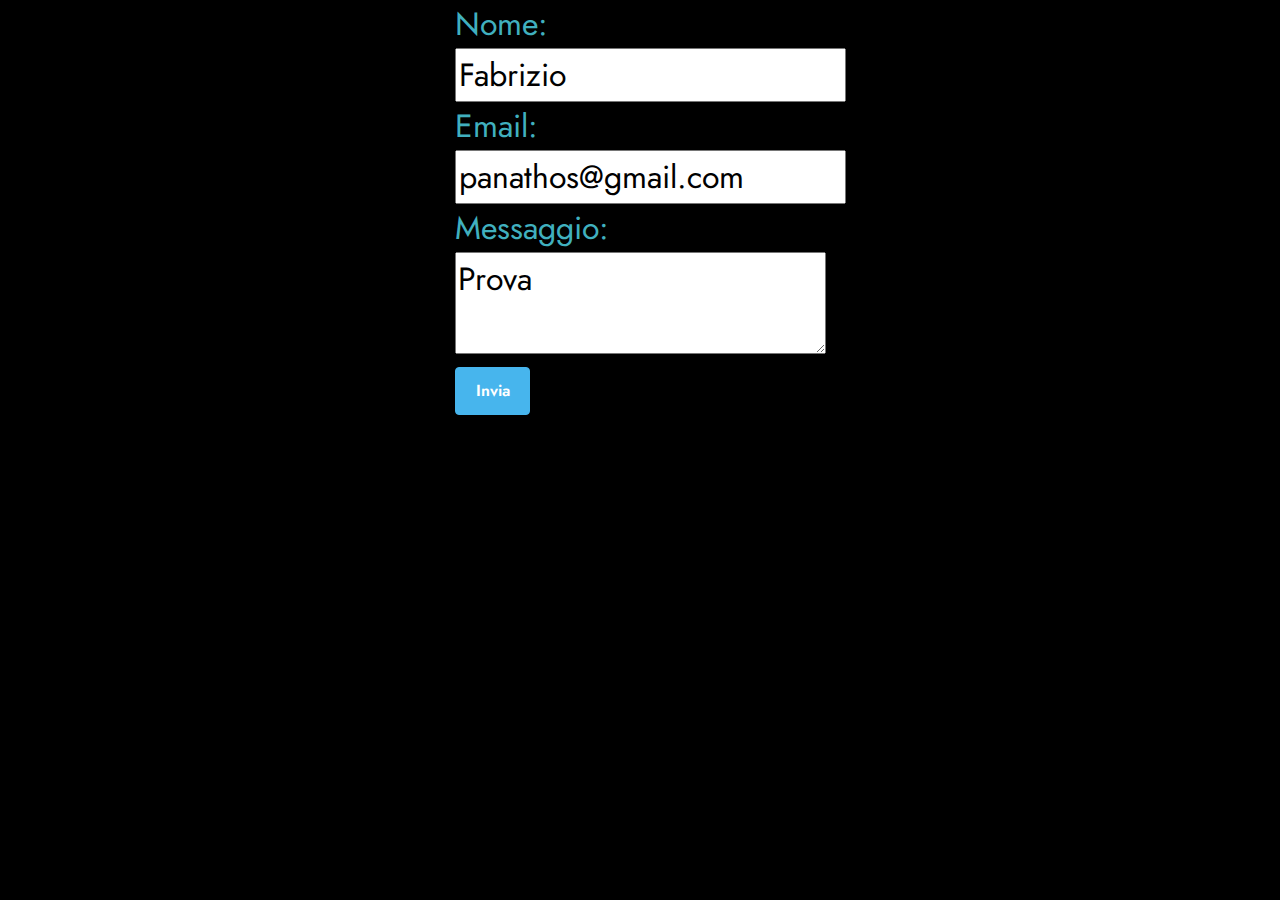
<file: prova-modulo.html>
<!DOCTYPE html>
<html lang="it">

<head>
	<!-- Site made with Mobirise Website Builder v5.6.5, https://mobirise.com -->
	<meta charset="UTF-8">
	<meta http-equiv="X-UA-Compatible" content="IE=edge">
	<meta name="generator" content="Mobirise v5.6.5, mobirise.com">
	<meta name="twitter:card" content="summary_large_image" />
	<meta name="twitter:image:src" content="">
	<meta property="og:image" content="">
	<meta name="twitter:title" content="Progetto">
	<meta name="viewport" content="width=device-width, initial-scale=1">
	<link rel="shortcut icon" href="assets/images/logo-comuneinpiazza-1920.jpg" type="image/x-icon">
	<meta name="description" content="">


	<title>Prova modulo</title>
	<link rel="stylesheet" href="assets/web/assets/mobirise-icons2/mobirise2.css">
	<link rel="stylesheet" href="assets/bootstrap/css/bootstrap.min.css">
	<link rel="stylesheet" href="assets/bootstrap/css/bootstrap-grid.min.css">
	<link rel="stylesheet" href="assets/bootstrap/css/bootstrap-reboot.min.css">
	<link rel="stylesheet" href="assets/dropdown/css/style.css">
	<link rel="stylesheet" href="assets/socicon/css/styles.css">
	<link rel="stylesheet" href="assets/theme/css/style.css">
	<link rel="preload"
		href="https://fonts.googleapis.com/css?family=Montserrat:100,200,300,400,500,600,700,800,900,100i,200i,300i,400i,500i,600i,700i,800i,900i&display=swap"
		as="style" onload="this.onload=null;this.rel='stylesheet'">
	<noscript>
		<link rel="stylesheet"
			href="https://fonts.googleapis.com/css?family=Montserrat:100,200,300,400,500,600,700,800,900,100i,200i,300i,400i,500i,600i,700i,800i,900i&display=swap">
	</noscript>
	<link rel="preload"
		href="https://fonts.googleapis.com/css?family=Jost:100,200,300,400,500,600,700,800,900,100i,200i,300i,400i,500i,600i,700i,800i,900i&display=swap"
		as="style" onload="this.onload=null;this.rel='stylesheet'">
	<noscript>
		<link rel="stylesheet"
			href="https://fonts.googleapis.com/css?family=Jost:100,200,300,400,500,600,700,800,900,100i,200i,300i,400i,500i,600i,700i,800i,900i&display=swap">
	</noscript>
	<link rel="preload" as="style" href="assets/mobirise/css/mbr-additional.css">
	<link rel="stylesheet" href="assets/mobirise/css/mbr-additional.css" type="text/css">
	<!-- Global site tag (gtag.js) - Google Analytics -->
	<script async src="https://www.googletagmanager.com/gtag/js?id=G-4GP4NVK8ZS"></script>
	<script>
		window.dataLayer = window.dataLayer || [];
		function gtag() { dataLayer.push(arguments); }
		gtag('js', new Date());

		gtag('config', 'G-4GP4NVK8ZS');
	</script>

	<style>
		body, section, .container {
			background-color: black!important;
			color: white;
		}

	</style>

</head>

<body>

<section>
	<div class="container">
		<div class="media-container-row content text-black-50 ">
			<div class="col-12 col-lg-4 col-md-2">
				<div class="text-success" style="font-size:2rem;">
				<form method="POST">
				  <label>
				      Nome:
				      <input type="text" name="name" required value="Fabrizio">
				  </label>
				  <label>
				      Email:
				      <input type="email" name="email" required value="panathos@gmail.com">
				  </label>
				  <label>
				      Messaggio:
				      <textarea name="message" required>Prova</textarea>
				  </label>
				  <button type="submit" class="btn btn-info">Invia</button>
				</form>
				<script src="/js/contact.js"></script>
			</div>
			</div>
		</div>
	</div>
</section>



	<section class="display-7"
		style="padding: 0;align-items: center;justify-content: center;flex-wrap: wrap;    align-content: center;display: flex;position: relative;height: 4rem;">
		<a title="mobi" href="https://mobiri.se/2727431"
			style="flex: 1 1;height: 4rem;position: absolute;width: 100%;z-index: 1;"><img alt="" style="height: 4rem;"
				src="[data-uri]"></a>
		<p style="margin: 0;text-align: center;" class="display-7"> &#8204;</p>
		<a style="z-index:1" title="mobi" href="https://mobirise.com/website-maker.html"></a>
	</section>
	<script src="assets/bootstrap/js/bootstrap.bundle.min.js"></script>
	<script src="assets/smoothscroll/smooth-scroll.js"></script>
	<script src="assets/ytplayer/index.js"></script>
	<script src="assets/dropdown/js/navbar-dropdown.js"></script>
	<script src="assets/theme/js/script.js"></script>


	<input name="animation" type="hidden">
</body>

</html>
</file>
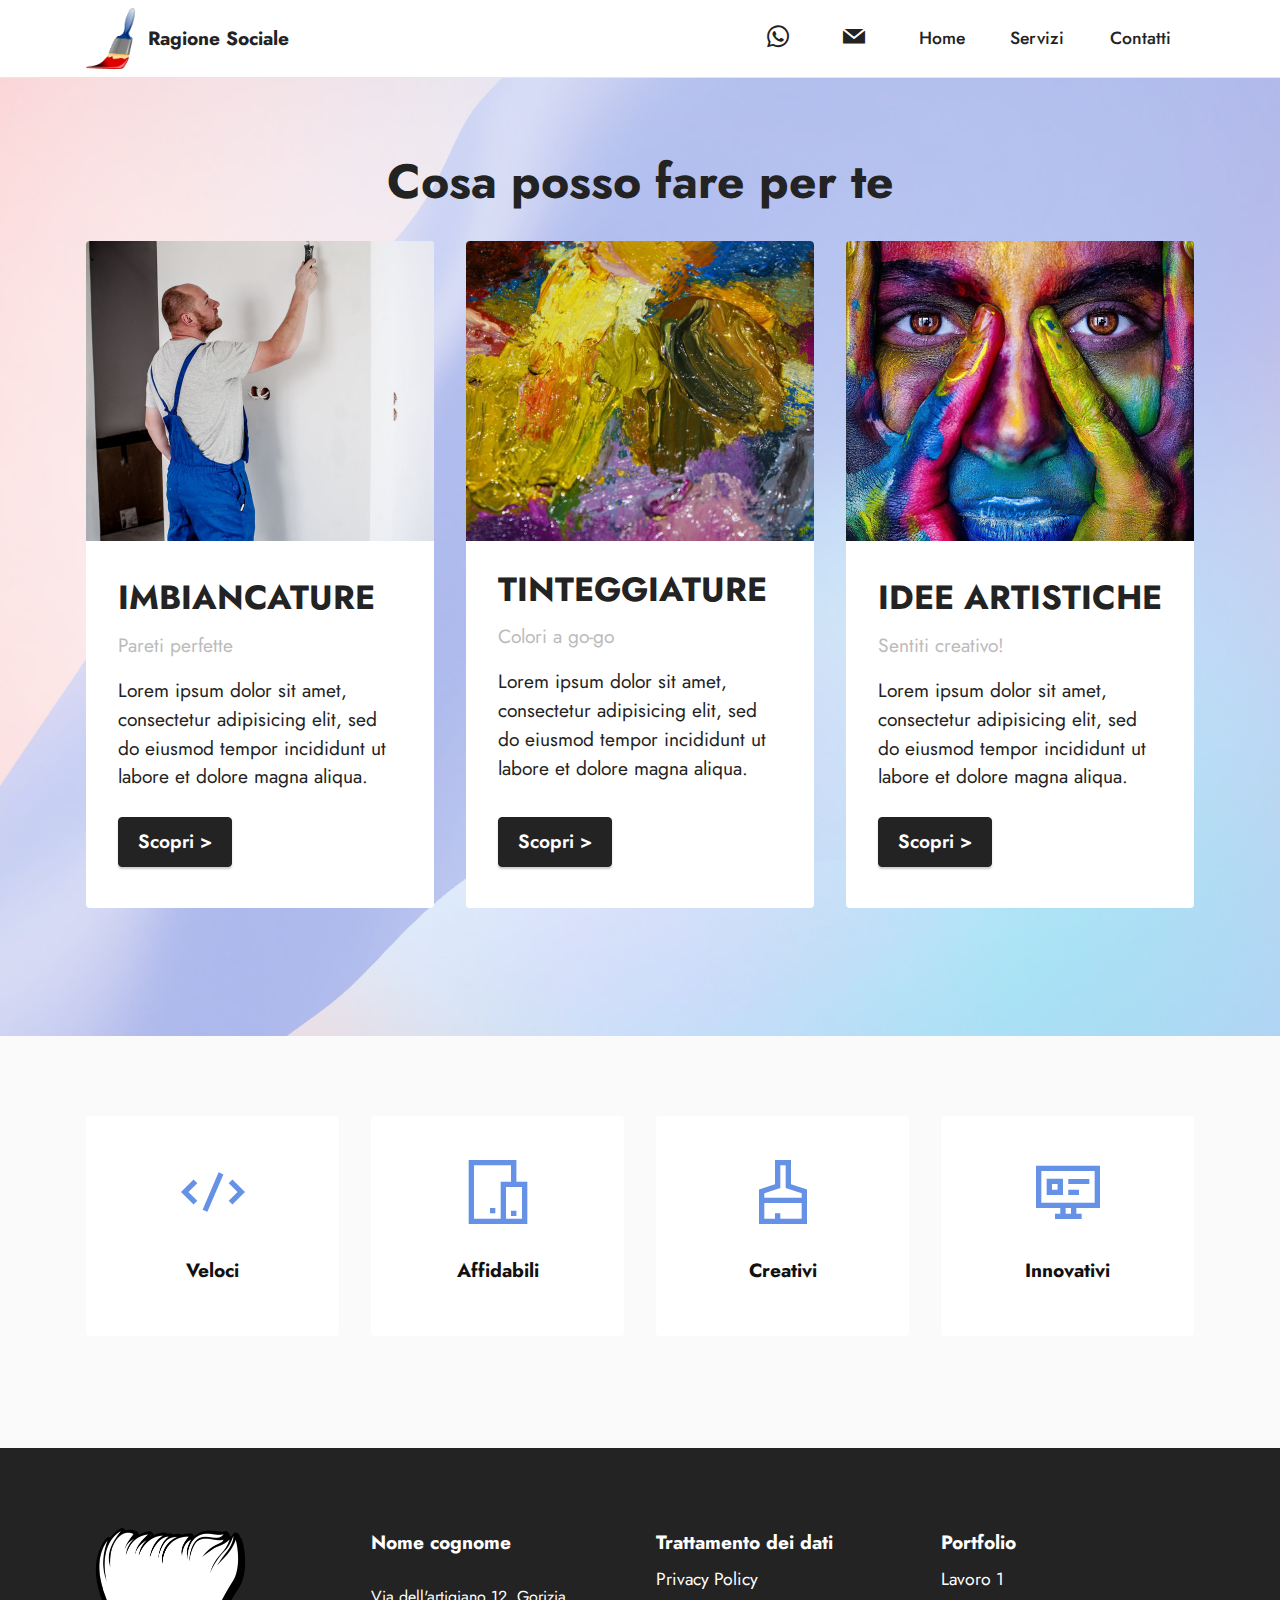
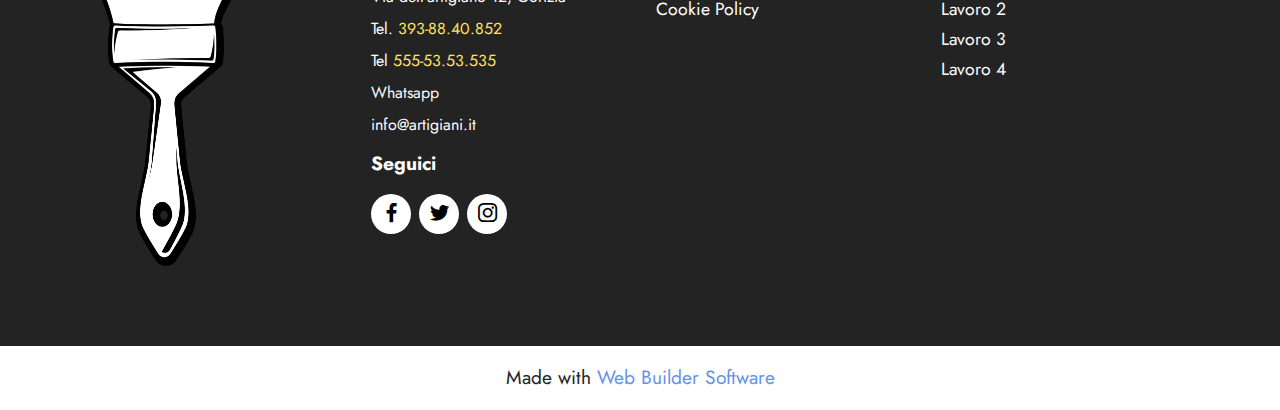
<file: servizi.html>
<!DOCTYPE html>
<html  >
<head>
  <!-- Site made with Mobirise Website Builder v5.6.3, https://mobirise.com -->
  <meta charset="UTF-8">
  <meta http-equiv="X-UA-Compatible" content="IE=edge">
  <meta name="generator" content="Mobirise v5.6.3, mobirise.com">
  <meta name="twitter:card" content="summary_large_image"/>
  <meta name="twitter:image:src" content="assets/images/servizi-meta.png">
  <meta property="og:image" content="assets/images/servizi-meta.png">
  <meta name="twitter:title" content="Servizi">
  <meta name="viewport" content="width=device-width, initial-scale=1, minimum-scale=1">
  <link rel="shortcut icon" href="assets/images/mbr-121x151.png" type="image/x-icon">
  <meta name="description" content="Lorem ipsum dolor sit amet, consectetur adipisicing elit, sed do eiusmod tempor incididunt ut labore et dolore magna aliqua.">
  
  
  <title>Servizi</title>
  <link rel="stylesheet" href="assets/web/assets/mobirise-icons2/mobirise2.css">
  <link rel="stylesheet" href="assets/bootstrap/css/bootstrap.min.css">
  <link rel="stylesheet" href="assets/bootstrap/css/bootstrap-grid.min.css">
  <link rel="stylesheet" href="assets/bootstrap/css/bootstrap-reboot.min.css">
  <link rel="stylesheet" href="assets/dropdown/css/style.css">
  <link rel="stylesheet" href="assets/socicon/css/styles.css">
  <link rel="stylesheet" href="assets/theme/css/style.css">
  <link rel="preload" href="https://fonts.googleapis.com/css?family=Jost:100,200,300,400,500,600,700,800,900,100i,200i,300i,400i,500i,600i,700i,800i,900i&display=swap" as="style" onload="this.onload=null;this.rel='stylesheet'">
  <noscript><link rel="stylesheet" href="https://fonts.googleapis.com/css?family=Jost:100,200,300,400,500,600,700,800,900,100i,200i,300i,400i,500i,600i,700i,800i,900i&display=swap"></noscript>
  <link rel="preload" as="style" href="assets/mobirise/css/mbr-additional.css"><link rel="stylesheet" href="assets/mobirise/css/mbr-additional.css" type="text/css">
  
  
  
  
</head>
<body>
  
  <section data-bs-version="5.1" class="menu cid-s48OLK6784" once="menu" id="menu1-n">
    
    <nav class="navbar navbar-dropdown navbar-fixed-top navbar-expand-lg">
        <div class="container">
            <div class="navbar-brand">
                <span class="navbar-logo">
                    <a href="https://mobiri.se">
                        <img src="assets/images/mbr-121x151.png" alt="Mobirise Website Builder" style="height: 3.8rem;">
                    </a>
                </span>
                <span class="navbar-caption-wrap"><a class="navbar-caption text-black text-primary display-7" href="index.html">Ragione Sociale</a></span>
            </div>
            <button class="navbar-toggler" type="button" data-toggle="collapse" data-bs-toggle="collapse" data-target="#navbarSupportedContent" data-bs-target="#navbarSupportedContent" aria-controls="navbarNavAltMarkup" aria-expanded="false" aria-label="Toggle navigation">
                <div class="hamburger">
                    <span></span>
                    <span></span>
                    <span></span>
                    <span></span>
                </div>
            </button>
            <div class="collapse navbar-collapse" id="navbarSupportedContent">
                <ul class="navbar-nav nav-dropdown nav-right" data-app-modern-menu="true"><li class="nav-item"><a class="nav-link link text-black display-4" href="https://mobirise.com"><span class="socicon socicon-whatsapp mbr-iconfont mbr-iconfont-btn"></span></a></li><li class="nav-item"><a class="nav-link link text-black text-primary display-4" href="index.html"><span class="socicon socicon-mail mbr-iconfont mbr-iconfont-btn"></span></a></li><li class="nav-item"><a class="nav-link link text-black text-primary display-4" href="index.html">Home</a></li>
                    <li class="nav-item"><a class="nav-link link text-black text-primary display-4" href="servizi.html">Servizi</a></li><li class="nav-item"><a class="nav-link link text-black text-primary display-4" href="contatti.html">Contatti</a></li></ul>
                
                
            </div>
        </div>
    </nav>

</section>

<section data-bs-version="5.1" class="features4 cid-sZUtehgAra" id="features4-o">
    
    <div class="mbr-overlay"></div>
    <div class="container">
        <div class="mbr-section-head">
            <h4 class="mbr-section-title mbr-fonts-style align-center mb-0 display-2"><strong>Cosa posso fare per te</strong></h4>
            
        </div>
        <div class="row mt-4">
            <div class="item features-image сol-12 col-md-6 col-lg-4">
                <div class="item-wrapper">
                    <div class="item-img">
                        <img src="assets/images/mbr-1-696x1046.jpg" alt="Imbiancature" title="">
                    </div>
                    <div class="item-content">
                        <h5 class="item-title mbr-fonts-style display-5"><strong>IMBIANCATURE</strong></h5>
                        <h6 class="item-subtitle mbr-fonts-style mt-1 display-7">Pareti perfette</h6>
                        <p class="mbr-text mbr-fonts-style mt-3 display-7">Lorem ipsum dolor sit amet, consectetur adipisicing elit, sed do eiusmod tempor incididunt ut labore et dolore magna aliqua.<br></p>
                    </div>
                    <div class="mbr-section-btn item-footer mt-2"><a href="imbiancature.html" class="btn item-btn btn-black display-7">Scopri &gt;</a></div>
                </div>
            </div>
            <div class="item features-image сol-12 col-md-6 col-lg-4">
                <div class="item-wrapper">
                    <div class="item-img">
                        <img src="assets/images/mbr-1-696x464.jpg" alt="Mobirise Website Builder" title="">
                    </div>
                    <div class="item-content">
                        <h5 class="item-title mbr-fonts-style display-5"><p><strong>TINTEGGIATURE</strong></p></h5>
                        <h6 class="item-subtitle mbr-fonts-style mt-1 display-7">Colori a go-go</h6>
                        <p class="mbr-text mbr-fonts-style mt-3 display-7">Lorem ipsum dolor sit amet, consectetur adipisicing elit, sed do eiusmod tempor incididunt ut labore et dolore magna aliqua.</p>
                    </div>
                    <div class="mbr-section-btn item-footer mt-2"><a href="tinteggiature.html" class="btn item-btn btn-black display-7">Scopri &gt;</a></div>
                </div>
            </div>
            <div class="item features-image сol-12 col-md-6 col-lg-4">
                <div class="item-wrapper">
                    <div class="item-img">
                        <img src="assets/images/mbr-1-696x696.jpg" alt="Mobirise Website Builder" title="">
                    </div>
                    <div class="item-content">
                        <h5 class="item-title mbr-fonts-style display-5"><strong>IDEE ARTISTICHE</strong></h5>
                        <h6 class="item-subtitle mbr-fonts-style mt-1 display-7">Sentiti creativo!</h6>
                        <p class="mbr-text mbr-fonts-style mt-3 display-7">Lorem ipsum dolor sit amet, consectetur adipisicing elit, sed do eiusmod tempor incididunt ut labore et dolore magna aliqua.<br></p>
                    </div>
                    <div class="mbr-section-btn item-footer mt-2"><a href="idee-artistiche.html" class="btn item-btn btn-black display-7">Scopri &gt;</a></div>
                </div>
            </div>

        </div>
    </div>
</section>

<section data-bs-version="5.1" class="features1 cid-sZUtn83Jk5" id="features2-p">

    

    
    <div class="container">
        <div class="row justify-content-center">
            <div class="col-12 col-md-6 col-lg-3">
                <div class="card-wrapper">
                    <div class="card-box align-center">
                        <span class="mbr-iconfont mobi-mbri-code mobi-mbri"></span>
                        <h4 class="card-title align-center mbr-black mbr-fonts-style display-7"><strong>Veloci</strong></h4>
                    </div>
                </div>
            </div>
            <div class="col-12 col-md-6 col-lg-3">
                <div class="card-wrapper">
                    <div class="card-box align-center">
                        <span class="mbr-iconfont mobi-mbri-devices mobi-mbri"></span>
                        <h4 class="card-title align-center mbr-black mbr-fonts-style display-7"><strong>Affidabili</strong></h4>
                    </div>
                </div>
            </div>
            <div class="col-12 col-md-6 col-lg-3">
                <div class="card-wrapper">
                    <div class="card-box align-center">
                        <span class="mbr-iconfont mobi-mbri-website-theme-2 mobi-mbri"></span>
                        <h4 class="card-title align-center mbr-black mbr-fonts-style display-7">
                            <strong>Creativi</strong></h4>
                    </div>
                </div>
            </div>
            <div class="col-12 col-md-6 col-lg-3">
                <div class="card-wrapper">
                    <div class="card-box align-center">
                        <span class="mbr-iconfont mobi-mbri-sites mobi-mbri"></span>
                        <h4 class="card-title align-center mbr-black mbr-fonts-style display-7"><strong>Innovativi</strong></h4>
                    </div>
                </div>
            </div>
        </div>
    </div>
</section>

<section data-bs-version="5.1" class="footer4 cid-sZUmJmmHEd" once="footers" id="footer4-m">

    
    
    <div class="container">
        <div class="row mbr-white">
            <div class="col-6 col-lg-3">
                <div class="media-wrap col-md-8 col-12">
                    <a href="https://mobiri.se/">
                        <img src="assets/images/mbr-337x674.png" alt="Mobirise Website Builder">
                    </a>
                </div>
            </div>
            <div class="col-12 col-md-6 col-lg-3">
                <h5 class="mbr-section-subtitle mbr-fonts-style mb-2 display-7"><strong>Nome cognome</strong></h5>
                <p class="mbr-text mbr-fonts-style mb-4 display-4"></p><p>Via dell'artigiano 12, Gorizia</p><p>Tel. <a href="tel:3938840852" class="text-warning">393-88.40.852</a></p><p>Tel <a href="tel:23424234" class="text-warning">555-53.53.535</a></p><p><a href="tel:+393938840852" class="text-white">Whatsapp&nbsp;</a></p><p><a href="tel:+393938840852" class="text-white">i</a>nfo@artigiani.it</p><p></p>
                <h5 class="mbr-section-subtitle mbr-fonts-style mb-3 display-7">
                    <strong>Seguici</strong></h5>
                <div class="social-row display-7">
                    <div class="soc-item">
                        <a href="https://twitter.com/mobirise" target="_blank">
                            <span class="mbr-iconfont socicon socicon-facebook"></span>
                        </a>
                    </div>
                    <div class="soc-item">
                        <a href="https://twitter.com/mobirise" target="_blank">
                            <span class="mbr-iconfont socicon socicon-twitter"></span>
                        </a>
                    </div>
                    <div class="soc-item">
                        <a href="https://twitter.com/mobirise" target="_blank">
                            <span class="mbr-iconfont socicon socicon-instagram"></span>
                        </a>
                    </div>
                    
                </div>
            </div>
            <div class="col-12 col-md-6 col-lg-3">
                <h5 class="mbr-section-subtitle mbr-fonts-style mb-2 display-7">
                    <strong>Trattamento dei dati</strong></h5>
                <ul class="list mbr-fonts-style display-4">
                    <li class="mbr-text item-wrap">Privacy Policy</li><li class="mbr-text item-wrap">Cookie Policy</li>
                </ul>
            </div>
            <div class="col-12 col-md-6 col-lg-3">
                <h5 class="mbr-section-subtitle mbr-fonts-style mb-2 display-7">
                    <strong>Portfolio</strong></h5>
                <ul class="list mbr-fonts-style display-4">
                    <li class="mbr-text item-wrap">Lavoro 1</li>
                    <li class="mbr-text item-wrap">Lavoro 2</li>
                    <li class="mbr-text item-wrap">Lavoro 3</li>
                    <li class="mbr-text item-wrap">Lavoro 4</li>
                </ul>
            </div>
            
        </div>
    </div>
</section><section class="display-7" style="padding: 0;align-items: center;justify-content: center;flex-wrap: wrap;    align-content: center;display: flex;position: relative;height: 4rem;"><a href="https://mobiri.se/2724165" style="flex: 1 1;height: 4rem;position: absolute;width: 100%;z-index: 1;"><img alt="" style="height: 4rem;" src="[data-uri]"></a><p style="margin: 0;text-align: center;" class="display-7">Made with &#8204;</p><a style="z-index:1" href="https://mobirise.com"> Web  Builder Software</a></section><script src="assets/bootstrap/js/bootstrap.bundle.min.js"></script>  <script src="assets/smoothscroll/smooth-scroll.js"></script>  <script src="assets/ytplayer/index.js"></script>  <script src="assets/dropdown/js/navbar-dropdown.js"></script>  <script src="assets/theme/js/script.js"></script>  
  
  
</body>
</html>
</file>
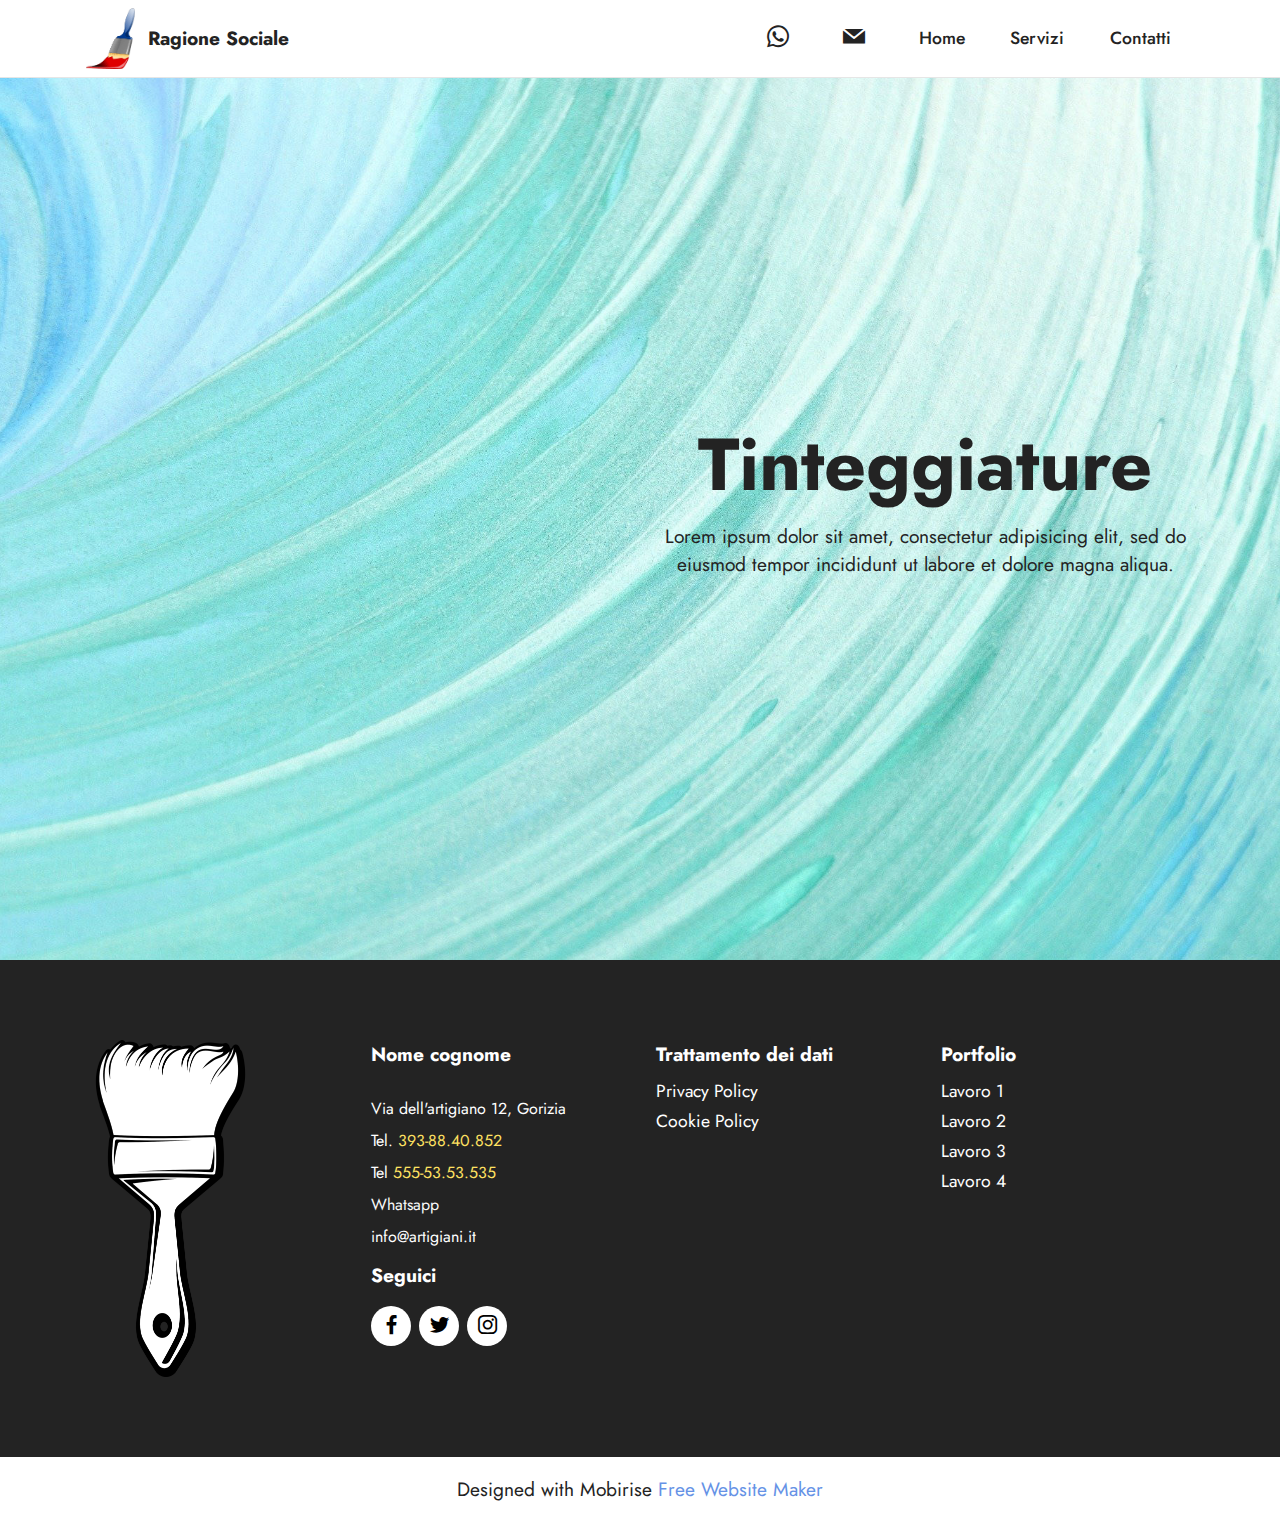
<file: tinteggiature.html>
<!DOCTYPE html>
<html  >
<head>
  <!-- Site made with Mobirise Website Builder v5.6.3, https://mobirise.com -->
  <meta charset="UTF-8">
  <meta http-equiv="X-UA-Compatible" content="IE=edge">
  <meta name="generator" content="Mobirise v5.6.3, mobirise.com">
  <meta name="twitter:card" content="summary_large_image"/>
  <meta name="twitter:image:src" content="assets/images/tinteggiature-meta.jpg">
  <meta property="og:image" content="assets/images/tinteggiature-meta.jpg">
  <meta name="twitter:title" content="Tinteggiature">
  <meta name="viewport" content="width=device-width, initial-scale=1, minimum-scale=1">
  <link rel="shortcut icon" href="assets/images/mbr-121x151.png" type="image/x-icon">
  <meta name="description" content="Lorem ipsum dolor sit amet, consectetur adipisicing elit, sed do eiusmod tempor incididunt ut labore et dolore magna aliqua.">
  
  
  <title>Tinteggiature</title>
  <link rel="stylesheet" href="assets/bootstrap/css/bootstrap.min.css">
  <link rel="stylesheet" href="assets/bootstrap/css/bootstrap-grid.min.css">
  <link rel="stylesheet" href="assets/bootstrap/css/bootstrap-reboot.min.css">
  <link rel="stylesheet" href="assets/dropdown/css/style.css">
  <link rel="stylesheet" href="assets/socicon/css/styles.css">
  <link rel="stylesheet" href="assets/theme/css/style.css">
  <link rel="preload" href="https://fonts.googleapis.com/css?family=Jost:100,200,300,400,500,600,700,800,900,100i,200i,300i,400i,500i,600i,700i,800i,900i&display=swap" as="style" onload="this.onload=null;this.rel='stylesheet'">
  <noscript><link rel="stylesheet" href="https://fonts.googleapis.com/css?family=Jost:100,200,300,400,500,600,700,800,900,100i,200i,300i,400i,500i,600i,700i,800i,900i&display=swap"></noscript>
  <link rel="preload" as="style" href="assets/mobirise/css/mbr-additional.css"><link rel="stylesheet" href="assets/mobirise/css/mbr-additional.css" type="text/css">
  
  
  
  
</head>
<body>
  
  <section data-bs-version="5.1" class="menu cid-s48OLK6784" once="menu" id="menu1-u">
    
    <nav class="navbar navbar-dropdown navbar-fixed-top navbar-expand-lg">
        <div class="container">
            <div class="navbar-brand">
                <span class="navbar-logo">
                    <a href="https://mobiri.se">
                        <img src="assets/images/mbr-121x151.png" alt="Mobirise Website Builder" style="height: 3.8rem;">
                    </a>
                </span>
                <span class="navbar-caption-wrap"><a class="navbar-caption text-black text-primary display-7" href="index.html">Ragione Sociale</a></span>
            </div>
            <button class="navbar-toggler" type="button" data-toggle="collapse" data-bs-toggle="collapse" data-target="#navbarSupportedContent" data-bs-target="#navbarSupportedContent" aria-controls="navbarNavAltMarkup" aria-expanded="false" aria-label="Toggle navigation">
                <div class="hamburger">
                    <span></span>
                    <span></span>
                    <span></span>
                    <span></span>
                </div>
            </button>
            <div class="collapse navbar-collapse" id="navbarSupportedContent">
                <ul class="navbar-nav nav-dropdown nav-right" data-app-modern-menu="true"><li class="nav-item"><a class="nav-link link text-black display-4" href="https://mobirise.com"><span class="socicon socicon-whatsapp mbr-iconfont mbr-iconfont-btn"></span></a></li><li class="nav-item"><a class="nav-link link text-black text-primary display-4" href="index.html"><span class="socicon socicon-mail mbr-iconfont mbr-iconfont-btn"></span></a></li><li class="nav-item"><a class="nav-link link text-black text-primary display-4" href="index.html">Home</a></li>
                    <li class="nav-item"><a class="nav-link link text-black text-primary display-4" href="servizi.html">Servizi</a></li><li class="nav-item"><a class="nav-link link text-black text-primary display-4" href="contatti.html">Contatti</a></li></ul>
                
                
            </div>
        </div>
    </nav>

</section>

<section data-bs-version="5.1" class="header3 cid-sZUuMnNtcr mbr-fullscreen" id="header3-v">

    

    <div class="mbr-overlay" style="opacity: 0.2; background-color: rgb(255, 255, 255);"></div>

    <div class="align-center container">
        <div class="row justify-content-end">
            <div class="col-12 col-lg-6">
                <h1 class="mbr-section-title mbr-fonts-style mb-3 display-1"><strong>Tinteggiature</strong></h1>
                
                <p class="mbr-text mbr-fonts-style display-7">Lorem ipsum dolor sit amet, consectetur adipisicing elit, sed do eiusmod tempor incididunt ut labore et dolore magna aliqua.</p>
                
            </div>
        </div>
    </div>
</section>

<section data-bs-version="5.1" class="footer4 cid-sZUmJmmHEd" once="footers" id="footer4-t">

    
    
    <div class="container">
        <div class="row mbr-white">
            <div class="col-6 col-lg-3">
                <div class="media-wrap col-md-8 col-12">
                    <a href="https://mobiri.se/">
                        <img src="assets/images/mbr-337x674.png" alt="Mobirise Website Builder">
                    </a>
                </div>
            </div>
            <div class="col-12 col-md-6 col-lg-3">
                <h5 class="mbr-section-subtitle mbr-fonts-style mb-2 display-7"><strong>Nome cognome</strong></h5>
                <p class="mbr-text mbr-fonts-style mb-4 display-4"></p><p>Via dell'artigiano 12, Gorizia</p><p>Tel. <a href="tel:3938840852" class="text-warning">393-88.40.852</a></p><p>Tel <a href="tel:23424234" class="text-warning">555-53.53.535</a></p><p><a href="tel:+393938840852" class="text-white">Whatsapp&nbsp;</a></p><p><a href="tel:+393938840852" class="text-white">i</a>nfo@artigiani.it</p><p></p>
                <h5 class="mbr-section-subtitle mbr-fonts-style mb-3 display-7">
                    <strong>Seguici</strong></h5>
                <div class="social-row display-7">
                    <div class="soc-item">
                        <a href="https://twitter.com/mobirise" target="_blank">
                            <span class="mbr-iconfont socicon socicon-facebook"></span>
                        </a>
                    </div>
                    <div class="soc-item">
                        <a href="https://twitter.com/mobirise" target="_blank">
                            <span class="mbr-iconfont socicon socicon-twitter"></span>
                        </a>
                    </div>
                    <div class="soc-item">
                        <a href="https://twitter.com/mobirise" target="_blank">
                            <span class="mbr-iconfont socicon socicon-instagram"></span>
                        </a>
                    </div>
                    
                </div>
            </div>
            <div class="col-12 col-md-6 col-lg-3">
                <h5 class="mbr-section-subtitle mbr-fonts-style mb-2 display-7">
                    <strong>Trattamento dei dati</strong></h5>
                <ul class="list mbr-fonts-style display-4">
                    <li class="mbr-text item-wrap">Privacy Policy</li><li class="mbr-text item-wrap">Cookie Policy</li>
                </ul>
            </div>
            <div class="col-12 col-md-6 col-lg-3">
                <h5 class="mbr-section-subtitle mbr-fonts-style mb-2 display-7">
                    <strong>Portfolio</strong></h5>
                <ul class="list mbr-fonts-style display-4">
                    <li class="mbr-text item-wrap">Lavoro 1</li>
                    <li class="mbr-text item-wrap">Lavoro 2</li>
                    <li class="mbr-text item-wrap">Lavoro 3</li>
                    <li class="mbr-text item-wrap">Lavoro 4</li>
                </ul>
            </div>
            
        </div>
    </div>
</section><section class="display-7" style="padding: 0;align-items: center;justify-content: center;flex-wrap: wrap;    align-content: center;display: flex;position: relative;height: 4rem;"><a href="https://mobiri.se/2724165" style="flex: 1 1;height: 4rem;position: absolute;width: 100%;z-index: 1;"><img alt="" style="height: 4rem;" src="[data-uri]"></a><p style="margin: 0;text-align: center;" class="display-7">Designed with Mobirise &#8204;</p><a style="z-index:1" href="https://mobirise.com/website-maker.html">Free Website Maker</a></section><script src="assets/bootstrap/js/bootstrap.bundle.min.js"></script>  <script src="assets/smoothscroll/smooth-scroll.js"></script>  <script src="assets/ytplayer/index.js"></script>  <script src="assets/dropdown/js/navbar-dropdown.js"></script>  <script src="assets/theme/js/script.js"></script>  
  
  
</body>
</html>
</file>
<file: assets/parallax/jarallax.css>
.jarallax {
    position: relative;
    z-index: 0;
}
.jarallax > .jarallax-img {
    position: absolute;
    object-fit: cover;
    /* support for plugin https://github.com/bfred-it/object-fit-images */
    font-family: 'object-fit: cover;';
    top: 0;
    left: 0;
    width: 100%;
    height: 100%;
    z-index: -1;
}
</file>
<file: assets/dropdown/css/style.css>
.navbar-dropdown {
  left: 0;
  padding: 0;
  position: absolute;
  right: 0;
  top: 0;
  transition: all 0.45s ease;
  z-index: 1030;
  background: #282828; }
  .navbar-dropdown .navbar-logo {
    margin-right: 0.8rem;
    transition: margin 0.3s ease-in-out;
    vertical-align: middle; }
    .navbar-dropdown .navbar-logo img {
      height: 3.125rem;
      transition: all 0.3s ease-in-out; }
    .navbar-dropdown .navbar-logo.mbr-iconfont {
      font-size: 3.125rem;
      line-height: 3.125rem; }
  .navbar-dropdown .navbar-caption {
    font-weight: 700;
    white-space: normal;
    vertical-align: -4px;
    line-height: 3.125rem !important; }
    .navbar-dropdown .navbar-caption, .navbar-dropdown .navbar-caption:hover {
      color: inherit;
      text-decoration: none; }
  .navbar-dropdown .mbr-iconfont + .navbar-caption {
    vertical-align: -1px; }
  .navbar-dropdown.navbar-fixed-top {
    position: fixed; }
  .navbar-dropdown .navbar-brand span {
    vertical-align: -4px; }
  .navbar-dropdown.bg-color.transparent {
    background: none; }
  .navbar-dropdown.navbar-short .navbar-brand {
    padding: 0.625rem 0; }
    .navbar-dropdown.navbar-short .navbar-brand span {
      vertical-align: -1px; }
  .navbar-dropdown.navbar-short .navbar-caption {
    line-height: 2.375rem !important;
    vertical-align: -2px; }
  .navbar-dropdown.navbar-short .navbar-logo {
    margin-right: 0.5rem; }
    .navbar-dropdown.navbar-short .navbar-logo img {
      height: 2.375rem; }
    .navbar-dropdown.navbar-short .navbar-logo.mbr-iconfont {
      font-size: 2.375rem;
      line-height: 2.375rem; }
  .navbar-dropdown.navbar-short .mbr-table-cell {
    height: 3.625rem; }
  .navbar-dropdown .navbar-close {
    left: 0.6875rem;
    position: fixed;
    top: 0.75rem;
    z-index: 1000; }
  .navbar-dropdown .hamburger-icon {
    content: "";
    display: inline-block;
    vertical-align: middle;
    width: 16px;
    -webkit-box-shadow: 0 -6px 0 1px #282828,0 0 0 1px #282828,0 6px 0 1px #282828;
    -moz-box-shadow: 0 -6px 0 1px #282828,0 0 0 1px #282828,0 6px 0 1px #282828;
    box-shadow: 0 -6px 0 1px #282828,0 0 0 1px #282828,0 6px 0 1px #282828; }

.dropdown-menu .dropdown-toggle[data-toggle="dropdown-submenu"]::after {
  border-bottom: 0.35em solid transparent;
  border-left: 0.35em solid;
  border-right: 0;
  border-top: 0.35em solid transparent;
  margin-left: 0.3rem; }

.dropdown-menu .dropdown-item:focus {
  outline: 0; }

.nav-dropdown {
  font-size: 0.75rem;
  font-weight: 500;
  height: auto !important; }
  .nav-dropdown .nav-btn {
    padding-left: 1rem; }
  .nav-dropdown .link {
    margin: .667em 1.667em;
    font-weight: 500;
    padding: 0;
    transition: color .2s ease-in-out; }
    .nav-dropdown .link.dropdown-toggle {
      margin-right: 2.583em; }
      .nav-dropdown .link.dropdown-toggle::after {
        margin-left: .25rem;
        border-top: 0.35em solid;
        border-right: 0.35em solid transparent;
        border-left: 0.35em solid transparent;
        border-bottom: 0; }
      .nav-dropdown .link.dropdown-toggle[aria-expanded="true"] {
        margin: 0;
        padding: 0.667em 3.263em  0.667em 1.667em; }
  .nav-dropdown .link::after,
  .nav-dropdown .dropdown-item::after {
    color: inherit; }
  .nav-dropdown .btn {
    font-size: 0.75rem;
    font-weight: 700;
    letter-spacing: 0;
    margin-bottom: 0;
    padding-left: 1.25rem;
    padding-right: 1.25rem; }
  .nav-dropdown .dropdown-menu {
    border-radius: 0;
    border: 0;
    left: 0;
    margin: 0;
    padding-bottom: 1.25rem;
    padding-top: 1.25rem;
    position: relative; }
  .nav-dropdown .dropdown-submenu {
    margin-left: 0.125rem;
    top: 0; }
  .nav-dropdown .dropdown-item {
    font-weight: 500;
    line-height: 2;
    padding: 0.3846em 4.615em 0.3846em 1.5385em;
    position: relative;
    transition: color .2s ease-in-out, background-color .2s ease-in-out; }
    .nav-dropdown .dropdown-item::after {
      margin-top: -0.3077em;
      position: absolute;
      right: 1.1538em;
      top: 50%; }
    .nav-dropdown .dropdown-item:focus, .nav-dropdown .dropdown-item:hover {
      background: none; }

@media (max-width: 767px) {
  .nav-dropdown.navbar-toggleable-sm {
    bottom: 0;
    display: none;
    left: 0;
    overflow-x: hidden;
    position: fixed;
    top: 0;
    transform: translateX(-100%);
    -ms-transform: translateX(-100%);
    -webkit-transform: translateX(-100%);
    width: 18.75rem;
    z-index: 999; } }
.nav-dropdown.navbar-toggleable-xl {
  bottom: 0;
  display: none;
  left: 0;
  overflow-x: hidden;
  position: fixed;
  top: 0;
  transform: translateX(-100%);
  -ms-transform: translateX(-100%);
  -webkit-transform: translateX(-100%);
  width: 18.75rem;
  z-index: 999; }

.nav-dropdown-sm {
  display: block !important;
  overflow-x: hidden;
  overflow: auto;
  padding-top: 3.875rem; }
  .nav-dropdown-sm::after {
    content: "";
    display: block;
    height: 3rem;
    width: 100%; }
  .nav-dropdown-sm.collapse.in ~ .navbar-close {
    display: block !important; }
  .nav-dropdown-sm.collapsing, .nav-dropdown-sm.collapse.in {
    transform: translateX(0);
    -ms-transform: translateX(0);
    -webkit-transform: translateX(0);
    transition: all 0.25s ease-out;
    -webkit-transition: all 0.25s ease-out;
    background: #282828; }
  .nav-dropdown-sm.collapsing[aria-expanded="false"] {
    transform: translateX(-100%);
    -ms-transform: translateX(-100%);
    -webkit-transform: translateX(-100%); }
  .nav-dropdown-sm .nav-item {
    display: block;
    margin-left: 0 !important;
    padding-left: 0; }
  .nav-dropdown-sm .link,
  .nav-dropdown-sm .dropdown-item {
    border-top: 1px dotted rgba(255, 255, 255, 0.1);
    font-size: 0.8125rem;
    line-height: 1.6;
    margin: 0 !important;
    padding: 0.875rem 2.4rem 0.875rem 1.5625rem !important;
    position: relative;
    white-space: normal; }
    .nav-dropdown-sm .link:focus, .nav-dropdown-sm .link:hover,
    .nav-dropdown-sm .dropdown-item:focus,
    .nav-dropdown-sm .dropdown-item:hover {
      background: rgba(0, 0, 0, 0.2) !important;
      color: #c0a375; }
  .nav-dropdown-sm .nav-btn {
    position: relative;
    padding: 1.5625rem 1.5625rem 0 1.5625rem; }
    .nav-dropdown-sm .nav-btn::before {
      border-top: 1px dotted rgba(255, 255, 255, 0.1);
      content: "";
      left: 0;
      position: absolute;
      top: 0;
      width: 100%; }
    .nav-dropdown-sm .nav-btn + .nav-btn {
      padding-top: 0.625rem; }
      .nav-dropdown-sm .nav-btn + .nav-btn::before {
        display: none; }
  .nav-dropdown-sm .btn {
    padding: 0.625rem 0; }
  .nav-dropdown-sm .dropdown-toggle[data-toggle="dropdown-submenu"]::after {
    margin-left: .25rem;
    border-top: 0.35em solid;
    border-right: 0.35em solid transparent;
    border-left: 0.35em solid transparent;
    border-bottom: 0; }
  .nav-dropdown-sm .dropdown-toggle[data-toggle="dropdown-submenu"][aria-expanded="true"]::after {
    border-top: 0;
    border-right: 0.35em solid transparent;
    border-left: 0.35em solid transparent;
    border-bottom: 0.35em solid; }
  .nav-dropdown-sm .dropdown-menu {
    margin: 0;
    padding: 0;
    position: relative;
    top: 0;
    left: 0;
    width: 100%;
    border: 0;
    float: none;
    border-radius: 0;
    background: none; }
  .nav-dropdown-sm .dropdown-submenu {
    left: 100%;
    margin-left: 0.125rem;
    margin-top: -1.25rem;
    top: 0; }

.navbar-toggleable-sm .nav-dropdown .dropdown-menu {
  position: absolute; }

.navbar-toggleable-sm .nav-dropdown .dropdown-submenu {
  left: 100%;
  margin-left: 0.125rem;
  margin-top: -1.25rem;
  top: 0; }

.navbar-toggleable-sm.opened .nav-dropdown .dropdown-menu {
  position: relative; }

.navbar-toggleable-sm.opened .nav-dropdown .dropdown-submenu {
  left: 0;
  margin-left: 00rem;
  margin-top: 0rem;
  top: 0; }

.is-builder .nav-dropdown.collapsing {
  transition: none !important; }
</file>
<file: assets/socicon/css/styles.css>
@charset "UTF-8";

@font-face {
  font-family: 'Socicon';
  src:  url('../fonts/socicon.eot');
  src:  url('../fonts/socicon.eot?#iefix') format('embedded-opentype'),
    url('../fonts/socicon.woff2') format('woff2'),
    url('../fonts/socicon.ttf') format('truetype'),
    url('../fonts/socicon.woff') format('woff'),
    url('../fonts/socicon.svg#socicon') format('svg');
  font-weight: normal;
  font-style: normal;
  font-display: swap;
}

[data-icon]:before {
  font-family: "socicon" !important;
  content: attr(data-icon);
  font-style: normal !important;
  font-weight: normal !important;
  font-variant: normal !important;
  text-transform: none !important;
  speak: none;
  line-height: 1;
  -webkit-font-smoothing: antialiased;
  -moz-osx-font-smoothing: grayscale;
}

[class^="socicon-"], [class*=" socicon-"] {
  /* use !important to prevent issues with browser extensions that change fonts */
  font-family: 'Socicon' !important;
  speak: none;
  font-style: normal;
  font-weight: normal;
  font-variant: normal;
  text-transform: none;
  line-height: 1;

  /* Better Font Rendering =========== */
  -webkit-font-smoothing: antialiased;
  -moz-osx-font-smoothing: grayscale;
}

.socicon-eitaa:before {
  content: "\e97c";
}
.socicon-soroush:before {
  content: "\e97d";
}
.socicon-bale:before {
  content: "\e97e";
}
.socicon-zazzle:before {
  content: "\e97b";
}
.socicon-society6:before {
  content: "\e97a";
}
.socicon-redbubble:before {
  content: "\e979";
}
.socicon-avvo:before {
  content: "\e978";
}
.socicon-stitcher:before {
  content: "\e977";
}
.socicon-googlehangouts:before {
  content: "\e974";
}
.socicon-dlive:before {
  content: "\e975";
}
.socicon-vsco:before {
  content: "\e976";
}
.socicon-flipboard:before {
  content: "\e973";
}
.socicon-ubuntu:before {
  content: "\e958";
}
.socicon-artstation:before {
  content: "\e959";
}
.socicon-invision:before {
  content: "\e95a";
}
.socicon-torial:before {
  content: "\e95b";
}
.socicon-collectorz:before {
  content: "\e95c";
}
.socicon-seenthis:before {
  content: "\e95d";
}
.socicon-googleplaymusic:before {
  content: "\e95e";
}
.socicon-debian:before {
  content: "\e95f";
}
.socicon-filmfreeway:before {
  content: "\e960";
}
.socicon-gnome:before {
  content: "\e961";
}
.socicon-itchio:before {
  content: "\e962";
}
.socicon-jamendo:before {
  content: "\e963";
}
.socicon-mix:before {
  content: "\e964";
}
.socicon-sharepoint:before {
  content: "\e965";
}
.socicon-tinder:before {
  content: "\e966";
}
.socicon-windguru:before {
  content: "\e967";
}
.socicon-cdbaby:before {
  content: "\e968";
}
.socicon-elementaryos:before {
  content: "\e969";
}
.socicon-stage32:before {
  content: "\e96a";
}
.socicon-tiktok:before {
  content: "\e96b";
}
.socicon-gitter:before {
  content: "\e96c";
}
.socicon-letterboxd:before {
  content: "\e96d";
}
.socicon-threema:before {
  content: "\e96e";
}
.socicon-splice:before {
  content: "\e96f";
}
.socicon-metapop:before {
  content: "\e970";
}
.socicon-naver:before {
  content: "\e971";
}
.socicon-remote:before {
  content: "\e972";
}
.socicon-internet:before {
  content: "\e957";
}
.socicon-moddb:before {
  content: "\e94b";
}
.socicon-indiedb:before {
  content: "\e94c";
}
.socicon-traxsource:before {
  content: "\e94d";
}
.socicon-gamefor:before {
  content: "\e94e";
}
.socicon-pixiv:before {
  content: "\e94f";
}
.socicon-myanimelist:before {
  content: "\e950";
}
.socicon-blackberry:before {
  content: "\e951";
}
.socicon-wickr:before {
  content: "\e952";
}
.socicon-spip:before {
  content: "\e953";
}
.socicon-napster:before {
  content: "\e954";
}
.socicon-beatport:before {
  content: "\e955";
}
.socicon-hackerone:before {
  content: "\e956";
}
.socicon-hackernews:before {
  content: "\e946";
}
.socicon-smashwords:before {
  content: "\e947";
}
.socicon-kobo:before {
  content: "\e948";
}
.socicon-bookbub:before {
  content: "\e949";
}
.socicon-mailru:before {
  content: "\e94a";
}
.socicon-gitlab:before {
  content: "\e945";
}
.socicon-instructables:before {
  content: "\e944";
}
.socicon-portfolio:before {
  content: "\e943";
}
.socicon-codered:before {
  content: "\e940";
}
.socicon-origin:before {
  content: "\e941";
}
.socicon-nextdoor:before {
  content: "\e942";
}
.socicon-udemy:before {
  content: "\e93f";
}
.socicon-livemaster:before {
  content: "\e93e";
}
.socicon-crunchbase:before {
  content: "\e93b";
}
.socicon-homefy:before {
  content: "\e93c";
}
.socicon-calendly:before {
  content: "\e93d";
}
.socicon-realtor:before {
  content: "\e90f";
}
.socicon-tidal:before {
  content: "\e910";
}
.socicon-qobuz:before {
  content: "\e911";
}
.socicon-natgeo:before {
  content: "\e912";
}
.socicon-mastodon:before {
  content: "\e913";
}
.socicon-unsplash:before {
  content: "\e914";
}
.socicon-homeadvisor:before {
  content: "\e915";
}
.socicon-angieslist:before {
  content: "\e916";
}
.socicon-codepen:before {
  content: "\e917";
}
.socicon-slack:before {
  content: "\e918";
}
.socicon-openaigym:before {
  content: "\e919";
}
.socicon-logmein:before {
  content: "\e91a";
}
.socicon-fiverr:before {
  content: "\e91b";
}
.socicon-gotomeeting:before {
  content: "\e91c";
}
.socicon-aliexpress:before {
  content: "\e91d";
}
.socicon-guru:before {
  content: "\e91e";
}
.socicon-appstore:before {
  content: "\e91f";
}
.socicon-homes:before {
  content: "\e920";
}
.socicon-zoom:before {
  content: "\e921";
}
.socicon-alibaba:before {
  content: "\e922";
}
.socicon-craigslist:before {
  content: "\e923";
}
.socicon-wix:before {
  content: "\e924";
}
.socicon-redfin:before {
  content: "\e925";
}
.socicon-googlecalendar:before {
  content: "\e926";
}
.socicon-shopify:before {
  content: "\e927";
}
.socicon-freelancer:before {
  content: "\e928";
}
.socicon-seedrs:before {
  content: "\e929";
}
.socicon-bing:before {
  content: "\e92a";
}
.socicon-doodle:before {
  content: "\e92b";
}
.socicon-bonanza:before {
  content: "\e92c";
}
.socicon-squarespace:before {
  content: "\e92d";
}
.socicon-toptal:before {
  content: "\e92e";
}
.socicon-gust:before {
  content: "\e92f";
}
.socicon-ask:before {
  content: "\e930";
}
.socicon-trulia:before {
  content: "\e931";
}
.socicon-loomly:before {
  content: "\e932";
}
.socicon-ghost:before {
  content: "\e933";
}
.socicon-upwork:before {
  content: "\e934";
}
.socicon-fundable:before {
  content: "\e935";
}
.socicon-booking:before {
  content: "\e936";
}
.socicon-googlemaps:before {
  content: "\e937";
}
.socicon-zillow:before {
  content: "\e938";
}
.socicon-niconico:before {
  content: "\e939";
}
.socicon-toneden:before {
  content: "\e93a";
}
.socicon-augment:before {
  content: "\e908";
}
.socicon-bitbucket:before {
  content: "\e909";
}
.socicon-fyuse:before {
  content: "\e90a";
}
.socicon-yt-gaming:before {
  content: "\e90b";
}
.socicon-sketchfab:before {
  content: "\e90c";
}
.socicon-mobcrush:before {
  content: "\e90d";
}
.socicon-microsoft:before {
  content: "\e90e";
}
.socicon-pandora:before {
  content: "\e907";
}
.socicon-messenger:before {
  content: "\e906";
}
.socicon-gamewisp:before {
  content: "\e905";
}
.socicon-bloglovin:before {
  content: "\e904";
}
.socicon-tunein:before {
  content: "\e903";
}
.socicon-gamejolt:before {
  content: "\e901";
}
.socicon-trello:before {
  content: "\e902";
}
.socicon-spreadshirt:before {
  content: "\e900";
}
.socicon-500px:before {
  content: "\e000";
}
.socicon-8tracks:before {
  content: "\e001";
}
.socicon-airbnb:before {
  content: "\e002";
}
.socicon-alliance:before {
  content: "\e003";
}
.socicon-amazon:before {
  content: "\e004";
}
.socicon-amplement:before {
  content: "\e005";
}
.socicon-android:before {
  content: "\e006";
}
.socicon-angellist:before {
  content: "\e007";
}
.socicon-apple:before {
  content: "\e008";
}
.socicon-appnet:before {
  content: "\e009";
}
.socicon-baidu:before {
  content: "\e00a";
}
.socicon-bandcamp:before {
  content: "\e00b";
}
.socicon-battlenet:before {
  content: "\e00c";
}
.socicon-mixer:before {
  content: "\e00d";
}
.socicon-bebee:before {
  content: "\e00e";
}
.socicon-bebo:before {
  content: "\e00f";
}
.socicon-behance:before {
  content: "\e010";
}
.socicon-blizzard:before {
  content: "\e011";
}
.socicon-blogger:before {
  content: "\e012";
}
.socicon-buffer:before {
  content: "\e013";
}
.socicon-chrome:before {
  content: "\e014";
}
.socicon-coderwall:before {
  content: "\e015";
}
.socicon-curse:before {
  content: "\e016";
}
.socicon-dailymotion:before {
  content: "\e017";
}
.socicon-deezer:before {
  content: "\e018";
}
.socicon-delicious:before {
  content: "\e019";
}
.socicon-deviantart:before {
  content: "\e01a";
}
.socicon-diablo:before {
  content: "\e01b";
}
.socicon-digg:before {
  content: "\e01c";
}
.socicon-discord:before {
  content: "\e01d";
}
.socicon-disqus:before {
  content: "\e01e";
}
.socicon-douban:before {
  content: "\e01f";
}
.socicon-draugiem:before {
  content: "\e020";
}
.socicon-dribbble:before {
  content: "\e021";
}
.socicon-drupal:before {
  content: "\e022";
}
.socicon-ebay:before {
  content: "\e023";
}
.socicon-ello:before {
  content: "\e024";
}
.socicon-endomodo:before {
  content: "\e025";
}
.socicon-envato:before {
  content: "\e026";
}
.socicon-etsy:before {
  content: "\e027";
}
.socicon-facebook:before {
  content: "\e028";
}
.socicon-feedburner:before {
  content: "\e029";
}
.socicon-filmweb:before {
  content: "\e02a";
}
.socicon-firefox:before {
  content: "\e02b";
}
.socicon-flattr:before {
  content: "\e02c";
}
.socicon-flickr:before {
  content: "\e02d";
}
.socicon-formulr:before {
  content: "\e02e";
}
.socicon-forrst:before {
  content: "\e02f";
}
.socicon-foursquare:before {
  content: "\e030";
}
.socicon-friendfeed:before {
  content: "\e031";
}
.socicon-github:before {
  content: "\e032";
}
.socicon-goodreads:before {
  content: "\e033";
}
.socicon-google:before {
  content: "\e034";
}
.socicon-googlescholar:before {
  content: "\e035";
}
.socicon-googlegroups:before {
  content: "\e036";
}
.socicon-googlephotos:before {
  content: "\e037";
}
.socicon-googleplus:before {
  content: "\e038";
}
.socicon-grooveshark:before {
  content: "\e039";
}
.socicon-hackerrank:before {
  content: "\e03a";
}
.socicon-hearthstone:before {
  content: "\e03b";
}
.socicon-hellocoton:before {
  content: "\e03c";
}
.socicon-heroes:before {
  content: "\e03d";
}
.socicon-smashcast:before {
  content: "\e03e";
}
.socicon-horde:before {
  content: "\e03f";
}
.socicon-houzz:before {
  content: "\e040";
}
.socicon-icq:before {
  content: "\e041";
}
.socicon-identica:before {
  content: "\e042";
}
.socicon-imdb:before {
  content: "\e043";
}
.socicon-instagram:before {
  content: "\e044";
}
.socicon-issuu:before {
  content: "\e045";
}
.socicon-istock:before {
  content: "\e046";
}
.socicon-itunes:before {
  content: "\e047";
}
.socicon-keybase:before {
  content: "\e048";
}
.socicon-lanyrd:before {
  content: "\e049";
}
.socicon-lastfm:before {
  content: "\e04a";
}
.socicon-line:before {
  content: "\e04b";
}
.socicon-linkedin:before {
  content: "\e04c";
}
.socicon-livejournal:before {
  content: "\e04d";
}
.socicon-lyft:before {
  content: "\e04e";
}
.socicon-macos:before {
  content: "\e04f";
}
.socicon-mail:before {
  content: "\e050";
}
.socicon-medium:before {
  content: "\e051";
}
.socicon-meetup:before {
  content: "\e052";
}
.socicon-mixcloud:before {
  content: "\e053";
}
.socicon-modelmayhem:before {
  content: "\e054";
}
.socicon-mumble:before {
  content: "\e055";
}
.socicon-myspace:before {
  content: "\e056";
}
.socicon-newsvine:before {
  content: "\e057";
}
.socicon-nintendo:before {
  content: "\e058";
}
.socicon-npm:before {
  content: "\e059";
}
.socicon-odnoklassniki:before {
  content: "\e05a";
}
.socicon-openid:before {
  content: "\e05b";
}
.socicon-opera:before {
  content: "\e05c";
}
.socicon-outlook:before {
  content: "\e05d";
}
.socicon-overwatch:before {
  content: "\e05e";
}
.socicon-patreon:before {
  content: "\e05f";
}
.socicon-paypal:before {
  content: "\e060";
}
.socicon-periscope:before {
  content: "\e061";
}
.socicon-persona:before {
  content: "\e062";
}
.socicon-pinterest:before {
  content: "\e063";
}
.socicon-play:before {
  content: "\e064";
}
.socicon-player:before {
  content: "\e065";
}
.socicon-playstation:before {
  content: "\e066";
}
.socicon-pocket:before {
  content: "\e067";
}
.socicon-qq:before {
  content: "\e068";
}
.socicon-quora:before {
  content: "\e069";
}
.socicon-raidcall:before {
  content: "\e06a";
}
.socicon-ravelry:before {
  content: "\e06b";
}
.socicon-reddit:before {
  content: "\e06c";
}
.socicon-renren:before {
  content: "\e06d";
}
.socicon-researchgate:before {
  content: "\e06e";
}
.socicon-residentadvisor:before {
  content: "\e06f";
}
.socicon-reverbnation:before {
  content: "\e070";
}
.socicon-rss:before {
  content: "\e071";
}
.socicon-sharethis:before {
  content: "\e072";
}
.socicon-skype:before {
  content: "\e073";
}
.socicon-slideshare:before {
  content: "\e074";
}
.socicon-smugmug:before {
  content: "\e075";
}
.socicon-snapchat:before {
  content: "\e076";
}
.socicon-songkick:before {
  content: "\e077";
}
.socicon-soundcloud:before {
  content: "\e078";
}
.socicon-spotify:before {
  content: "\e079";
}
.socicon-stackexchange:before {
  content: "\e07a";
}
.socicon-stackoverflow:before {
  content: "\e07b";
}
.socicon-starcraft:before {
  content: "\e07c";
}
.socicon-stayfriends:before {
  content: "\e07d";
}
.socicon-steam:before {
  content: "\e07e";
}
.socicon-storehouse:before {
  content: "\e07f";
}
.socicon-strava:before {
  content: "\e080";
}
.socicon-streamjar:before {
  content: "\e081";
}
.socicon-stumbleupon:before {
  content: "\e082";
}
.socicon-swarm:before {
  content: "\e083";
}
.socicon-teamspeak:before {
  content: "\e084";
}
.socicon-teamviewer:before {
  content: "\e085";
}
.socicon-technorati:before {
  content: "\e086";
}
.socicon-telegram:before {
  content: "\e087";
}
.socicon-tripadvisor:before {
  content: "\e088";
}
.socicon-tripit:before {
  content: "\e089";
}
.socicon-triplej:before {
  content: "\e08a";
}
.socicon-tumblr:before {
  content: "\e08b";
}
.socicon-twitch:before {
  content: "\e08c";
}
.socicon-twitter:before {
  content: "\e08d";
}
.socicon-uber:before {
  content: "\e08e";
}
.socicon-ventrilo:before {
  content: "\e08f";
}
.socicon-viadeo:before {
  content: "\e090";
}
.socicon-viber:before {
  content: "\e091";
}
.socicon-viewbug:before {
  content: "\e092";
}
.socicon-vimeo:before {
  content: "\e093";
}
.socicon-vine:before {
  content: "\e094";
}
.socicon-vkontakte:before {
  content: "\e095";
}
.socicon-warcraft:before {
  content: "\e096";
}
.socicon-wechat:before {
  content: "\e097";
}
.socicon-weibo:before {
  content: "\e098";
}
.socicon-whatsapp:before {
  content: "\e099";
}
.socicon-wikipedia:before {
  content: "\e09a";
}
.socicon-windows:before {
  content: "\e09b";
}
.socicon-wordpress:before {
  content: "\e09c";
}
.socicon-wykop:before {
  content: "\e09d";
}
.socicon-xbox:before {
  content: "\e09e";
}
.socicon-xing:before {
  content: "\e09f";
}
.socicon-yahoo:before {
  content: "\e0a0";
}
.socicon-yammer:before {
  content: "\e0a1";
}
.socicon-yandex:before {
  content: "\e0a2";
}
.socicon-yelp:before {
  content: "\e0a3";
}
.socicon-younow:before {
  content: "\e0a4";
}
.socicon-youtube:before {
  content: "\e0a5";
}
.socicon-zapier:before {
  content: "\e0a6";
}
.socicon-zerply:before {
  content: "\e0a7";
}
.socicon-zomato:before {
  content: "\e0a8";
}
.socicon-zynga:before {
  content: "\e0a9";
}
</file>
<file: assets/theme/css/style.css>
@charset "UTF-8";
section {
  background-color: #ffffff;
}

body {
  font-style: normal;
  line-height: 1.5;
  font-weight: 400;
  color: #232323;
  position: relative;
}

button {
  background-color: transparent;
  border-color: transparent;
}

section,
.container,
.container-fluid {
  position: relative;
  word-wrap: break-word;
}

a.mbr-iconfont:hover {
  text-decoration: none;
}

.article .lead p,
.article .lead ul,
.article .lead ol,
.article .lead pre,
.article .lead blockquote {
  margin-bottom: 0;
}

a {
  font-style: normal;
  font-weight: 400;
  cursor: pointer;
}
a, a:hover {
  text-decoration: none;
}

.mbr-section-title {
  font-style: normal;
  line-height: 1.3;
}

.mbr-section-subtitle {
  line-height: 1.3;
}

.mbr-text {
  font-style: normal;
  line-height: 1.7;
}

h1,
h2,
h3,
h4,
h5,
h6,
.display-1,
.display-2,
.display-4,
.display-5,
.display-7,
span,
p,
a {
  line-height: 1;
  word-break: break-word;
  word-wrap: break-word;
  font-weight: 400;
}

b,
strong {
  font-weight: bold;
}

input:-webkit-autofill, input:-webkit-autofill:hover, input:-webkit-autofill:focus, input:-webkit-autofill:active {
  transition-delay: 9999s;
  -webkit-transition-property: background-color, color;
  transition-property: background-color, color;
}

textarea[type=hidden] {
  display: none;
}

section {
  background-position: 50% 50%;
  background-repeat: no-repeat;
  background-size: cover;
}
section .mbr-background-video,
section .mbr-background-video-preview {
  position: absolute;
  bottom: 0;
  left: 0;
  right: 0;
  top: 0;
}

.hidden {
  visibility: hidden;
}

.mbr-z-index20 {
  z-index: 20;
}

/*! Base colors */
.mbr-white {
  color: #ffffff;
}

.mbr-black {
  color: #111111;
}

.mbr-bg-white {
  background-color: #ffffff;
}

.mbr-bg-black {
  background-color: #000000;
}

/*! Text-aligns */
.align-left {
  text-align: left;
}

.align-center {
  text-align: center;
}

.align-right {
  text-align: right;
}

/*! Font-weight  */
.mbr-light {
  font-weight: 300;
}

.mbr-regular {
  font-weight: 400;
}

.mbr-semibold {
  font-weight: 500;
}

.mbr-bold {
  font-weight: 700;
}

/*! Media  */
.media-content {
  flex-basis: 100%;
}

.media-container-row {
  display: flex;
  flex-direction: row;
  flex-wrap: wrap;
  justify-content: center;
  align-content: center;
  align-items: start;
}
.media-container-row .media-size-item {
  width: 400px;
}

.media-container-column {
  display: flex;
  flex-direction: column;
  flex-wrap: wrap;
  justify-content: center;
  align-content: center;
  align-items: stretch;
}
.media-container-column > * {
  width: 100%;
}

@media (min-width: 992px) {
  .media-container-row {
    flex-wrap: nowrap;
  }
}
figure {
  margin-bottom: 0;
  overflow: hidden;
}

figure[mbr-media-size] {
  transition: width 0.1s;
}

img,
iframe {
  display: block;
  width: 100%;
}

.card {
  background-color: transparent;
  border: none;
}

.card-box {
  width: 100%;
}

.card-img {
  text-align: center;
  flex-shrink: 0;
  -webkit-flex-shrink: 0;
}

.media {
  max-width: 100%;
  margin: 0 auto;
}

.mbr-figure {
  align-self: center;
}

.media-container > div {
  max-width: 100%;
}

.mbr-figure img,
.card-img img {
  width: 100%;
}

@media (max-width: 991px) {
  .media-size-item {
    width: auto !important;
  }

  .media {
    width: auto;
  }

  .mbr-figure {
    width: 100% !important;
  }
}
/*! Buttons */
.mbr-section-btn {
  margin-left: -0.6rem;
  margin-right: -0.6rem;
  font-size: 0;
}

.btn {
  font-weight: 600;
  border-width: 1px;
  font-style: normal;
  margin: 0.6rem 0.6rem;
  white-space: normal;
  transition: all 0.2s ease-in-out;
  display: inline-flex;
  align-items: center;
  justify-content: center;
  word-break: break-word;
}

.btn-sm {
  font-weight: 600;
  letter-spacing: 0px;
  transition: all 0.3s ease-in-out;
}

.btn-md {
  font-weight: 600;
  letter-spacing: 0px;
  transition: all 0.3s ease-in-out;
}

.btn-lg {
  font-weight: 600;
  letter-spacing: 0px;
  transition: all 0.3s ease-in-out;
}

.btn-form {
  margin: 0;
}
.btn-form:hover {
  cursor: pointer;
}

nav .mbr-section-btn {
  margin-left: 0rem;
  margin-right: 0rem;
}

/*! Btn icon margin */
.btn .mbr-iconfont,
.btn.btn-sm .mbr-iconfont {
  order: 1;
  cursor: pointer;
  margin-left: 0.5rem;
  vertical-align: sub;
}

.btn.btn-md .mbr-iconfont,
.btn.btn-md .mbr-iconfont {
  margin-left: 0.8rem;
}

.mbr-regular {
  font-weight: 400;
}

.mbr-semibold {
  font-weight: 500;
}

.mbr-bold {
  font-weight: 700;
}

[type=submit] {
  -webkit-appearance: none;
}

/*! Full-screen */
.mbr-fullscreen .mbr-overlay {
  min-height: 100vh;
}

.mbr-fullscreen {
  display: flex;
  display: -moz-flex;
  display: -ms-flex;
  display: -o-flex;
  align-items: center;
  min-height: 100vh;
  padding-top: 3rem;
  padding-bottom: 3rem;
}

/*! Map */
.map {
  height: 25rem;
  position: relative;
}
.map iframe {
  width: 100%;
  height: 100%;
}

/*! Scroll to top arrow */
.mbr-arrow-up {
  bottom: 25px;
  right: 90px;
  position: fixed;
  text-align: right;
  z-index: 5000;
  color: #ffffff;
  font-size: 22px;
}

.mbr-arrow-up a {
  background: rgba(0, 0, 0, 0.2);
  border-radius: 50%;
  color: #fff;
  display: inline-block;
  height: 60px;
  width: 60px;
  border: 2px solid #fff;
  outline-style: none !important;
  position: relative;
  text-decoration: none;
  transition: all 0.3s ease-in-out;
  cursor: pointer;
  text-align: center;
}
.mbr-arrow-up a:hover {
  background-color: rgba(0, 0, 0, 0.4);
}
.mbr-arrow-up a i {
  line-height: 60px;
}

.mbr-arrow-up-icon {
  display: block;
  color: #fff;
}

.mbr-arrow-up-icon::before {
  content: "›";
  display: inline-block;
  font-family: serif;
  font-size: 22px;
  line-height: 1;
  font-style: normal;
  position: relative;
  top: 6px;
  left: -4px;
  transform: rotate(-90deg);
}

/*! Arrow Down */
.mbr-arrow {
  position: absolute;
  bottom: 45px;
  left: 50%;
  width: 60px;
  height: 60px;
  cursor: pointer;
  background-color: rgba(80, 80, 80, 0.5);
  border-radius: 50%;
  transform: translateX(-50%);
}
@media (max-width: 767px) {
  .mbr-arrow {
    display: none;
  }
}
.mbr-arrow > a {
  display: inline-block;
  text-decoration: none;
  outline-style: none;
  -webkit-animation: arrowdown 1.7s ease-in-out infinite;
          animation: arrowdown 1.7s ease-in-out infinite;
  color: #ffffff;
}
.mbr-arrow > a > i {
  position: absolute;
  top: -2px;
  left: 15px;
  font-size: 2rem;
}

#scrollToTop a i::before {
  content: "";
  position: absolute;
  display: block;
  border-bottom: 2.5px solid #fff;
  border-left: 2.5px solid #fff;
  width: 27.8%;
  height: 27.8%;
  left: 50%;
  top: 51%;
  transform: translateY(-30%) translateX(-50%) rotate(135deg);
}

@keyframes arrowdown {
  0% {
    transform: translateY(0px);
  }
  50% {
    transform: translateY(-5px);
  }
  100% {
    transform: translateY(0px);
  }
}
@-webkit-keyframes arrowdown {
  0% {
    transform: translateY(0px);
  }
  50% {
    transform: translateY(-5px);
  }
  100% {
    transform: translateY(0px);
  }
}
@media (max-width: 500px) {
  .mbr-arrow-up {
    left: 0;
    right: 0;
    text-align: center;
  }
}
/*Gradients animation*/
@keyframes gradient-animation {
  from {
    background-position: 0% 100%;
    -webkit-animation-timing-function: ease-in-out;
            animation-timing-function: ease-in-out;
  }
  to {
    background-position: 100% 0%;
    -webkit-animation-timing-function: ease-in-out;
            animation-timing-function: ease-in-out;
  }
}
@-webkit-keyframes gradient-animation {
  from {
    background-position: 0% 100%;
    -webkit-animation-timing-function: ease-in-out;
            animation-timing-function: ease-in-out;
  }
  to {
    background-position: 100% 0%;
    -webkit-animation-timing-function: ease-in-out;
            animation-timing-function: ease-in-out;
  }
}
.bg-gradient {
  background-size: 200% 200%;
  animation: gradient-animation 5s infinite alternate;
  -webkit-animation: gradient-animation 5s infinite alternate;
}

.menu .navbar-brand {
  display: -webkit-flex;
}
.menu .navbar-brand span {
  display: flex;
  display: -webkit-flex;
}
.menu .navbar-brand .navbar-caption-wrap {
  display: -webkit-flex;
}
.menu .navbar-brand .navbar-logo img {
  display: -webkit-flex;
  width: auto;
}
@media (min-width: 768px) and (max-width: 991px) {
  .menu .navbar-toggleable-sm .navbar-nav {
    display: -ms-flexbox;
  }
}
@media (max-width: 991px) {
  .menu .navbar-collapse {
    max-height: 93.5vh;
  }
  .menu .navbar-collapse.show {
    overflow: auto;
  }
}
@media (min-width: 992px) {
  .menu .navbar-nav.nav-dropdown {
    display: -webkit-flex;
  }
  .menu .navbar-toggleable-sm .navbar-collapse {
    display: -webkit-flex !important;
  }
  .menu .collapsed .navbar-collapse {
    max-height: 93.5vh;
  }
  .menu .collapsed .navbar-collapse.show {
    overflow: auto;
  }
}
@media (max-width: 767px) {
  .menu .navbar-collapse {
    max-height: 80vh;
  }
}

.nav-link .mbr-iconfont {
  margin-right: 0.5rem;
}

.navbar {
  display: -webkit-flex;
  -webkit-flex-wrap: wrap;
  -webkit-align-items: center;
  -webkit-justify-content: space-between;
}

.navbar-collapse {
  -webkit-flex-basis: 100%;
  -webkit-flex-grow: 1;
  -webkit-align-items: center;
}

.nav-dropdown .link {
  padding: 0.667em 1.667em !important;
  margin: 0 !important;
}

.nav {
  display: -webkit-flex;
  -webkit-flex-wrap: wrap;
}

.row {
  display: -webkit-flex;
  -webkit-flex-wrap: wrap;
}

.justify-content-center {
  -webkit-justify-content: center;
}

.form-inline {
  display: -webkit-flex;
}

.card-wrapper {
  -webkit-flex: 1;
}

.carousel-control {
  z-index: 10;
  display: -webkit-flex;
}

.carousel-controls {
  display: -webkit-flex;
}

.media {
  display: -webkit-flex;
}

.form-group:focus {
  outline: none;
}

.jq-selectbox__select {
  padding: 7px 0;
  position: relative;
}

.jq-selectbox__dropdown {
  overflow: hidden;
  border-radius: 10px;
  position: absolute;
  top: 100%;
  left: 0 !important;
  width: 100% !important;
}

.jq-selectbox__trigger-arrow {
  right: 0;
  transform: translateY(-50%);
}

.jq-selectbox li {
  padding: 1.07em 0.5em;
}

input[type=range] {
  padding-left: 0 !important;
  padding-right: 0 !important;
}

.modal-dialog,
.modal-content {
  height: 100%;
}

.modal-dialog .carousel-inner {
  height: calc(100vh - 1.75rem);
}
@media (max-width: 575px) {
  .modal-dialog .carousel-inner {
    height: calc(100vh - 1rem);
  }
}

.carousel-item {
  text-align: center;
}

.carousel-item img {
  margin: auto;
}

.navbar-toggler {
  align-self: flex-start;
  padding: 0.25rem 0.75rem;
  font-size: 1.25rem;
  line-height: 1;
  background: transparent;
  border: 1px solid transparent;
  border-radius: 0.25rem;
}

.navbar-toggler:focus,
.navbar-toggler:hover {
  text-decoration: none;
  box-shadow: none;
}

.navbar-toggler-icon {
  display: inline-block;
  width: 1.5em;
  height: 1.5em;
  vertical-align: middle;
  content: "";
  background: no-repeat center center;
  background-size: 100% 100%;
}

.navbar-toggler-left {
  position: absolute;
  left: 1rem;
}

.navbar-toggler-right {
  position: absolute;
  right: 1rem;
}

.card-img {
  width: auto;
}

.menu .navbar.collapsed:not(.beta-menu) {
  flex-direction: column;
}

.carousel-item.active,
.carousel-item-next,
.carousel-item-prev {
  display: flex;
}

.note-air-layout .dropup .dropdown-menu,
.note-air-layout .navbar-fixed-bottom .dropdown .dropdown-menu {
  bottom: initial !important;
}

html,
body {
  height: auto;
  min-height: 100vh;
}

.dropup .dropdown-toggle::after {
  display: none;
}

.form-asterisk {
  font-family: initial;
  position: absolute;
  top: -2px;
  font-weight: normal;
}

.form-control-label {
  position: relative;
  cursor: pointer;
  margin-bottom: 0.357em;
  padding: 0;
}

.alert {
  color: #ffffff;
  border-radius: 0;
  border: 0;
  font-size: 1.1rem;
  line-height: 1.5;
  margin-bottom: 1.875rem;
  padding: 1.25rem;
  position: relative;
  text-align: center;
}
.alert.alert-form::after {
  background-color: inherit;
  bottom: -7px;
  content: "";
  display: block;
  height: 14px;
  left: 50%;
  margin-left: -7px;
  position: absolute;
  transform: rotate(45deg);
  width: 14px;
}

.form-control {
  background-color: #ffffff;
  background-clip: border-box;
  color: #232323;
  line-height: 1rem !important;
  height: auto;
  padding: 0.6rem 1.2rem;
  transition: border-color 0.25s ease 0s;
  border: 1px solid transparent !important;
  border-radius: 4px;
  box-shadow: rgba(0, 0, 0, 0.07) 0px 1px 1px 0px, rgba(0, 0, 0, 0.07) 0px 1px 3px 0px, rgba(0, 0, 0, 0.03) 0px 0px 0px 1px;
}
.form-active .form-control:invalid {
  border-color: red;
}

form .row {
  margin-left: -0.6rem;
  margin-right: -0.6rem;
}
form .row [class*=col] {
  padding-left: 0.6rem;
  padding-right: 0.6rem;
}

form .mbr-section-btn {
  margin: 0;
  padding-left: 0.6rem;
  padding-right: 0.6rem;
}

form .btn {
  display: flex;
  padding: 0.6rem 1.2rem;
  margin: 0;
}

form .form-check-input {
  margin-top: 0.5;
}

textarea.form-control {
  line-height: 1.5rem !important;
}

.form-group {
  margin-bottom: 1.2rem;
}

.form-control,
form .btn {
  min-height: 48px;
}

.gdpr-block label span.textGDPR input[name=gdpr] {
  top: 7px;
}

.form-control:focus {
  box-shadow: none;
}

:focus {
  outline: none;
}

.mbr-overlay {
  background-color: #000;
  bottom: 0;
  left: 0;
  opacity: 0.5;
  position: absolute;
  right: 0;
  top: 0;
  z-index: 0;
  pointer-events: none;
}

blockquote {
  font-style: italic;
  padding: 3rem;
  font-size: 1.09rem;
  position: relative;
  border-left: 3px solid;
}

ul,
ol,
pre,
blockquote {
  margin-bottom: 2.3125rem;
}

.mt-4 {
  margin-top: 2rem !important;
}

.mb-4 {
  margin-bottom: 2rem !important;
}

@media (min-width: 992px) {
  .container {
    padding-left: 16px;
    padding-right: 16px;
  }

  .row {
    margin-left: -16px;
    margin-right: -16px;
  }
  .row > [class*=col] {
    padding-left: 16px;
    padding-right: 16px;
  }
}
@media (min-width: 768px) {
  .container-fluid {
    padding-left: 32px;
    padding-right: 32px;
  }
}
@media (min-width: 768px) and (max-width: 991px) {
  .mbr-container {
    padding-left: 32px;
    padding-right: 32px;
  }
}
@media (max-width: 767px) {
  .mbr-container {
    padding-left: 16px;
    padding-right: 16px;
  }
}
.card-wrapper,
.item-wrapper {
  overflow: hidden;
}

.app-video-wrapper > img {
  opacity: 1;
}

.item {
  position: relative;
}

.dropdown-menu .dropdown-menu {
  left: 100%;
}

.dropdown-item + .dropdown-menu {
  display: none;
}

.dropdown-item:hover + .dropdown-menu,
.dropdown-menu:hover {
  display: block;
}

@media (min-aspect-ratio: 16/9) {
  .mbr-video-foreground {
    height: 300% !important;
    top: -100% !important;
  }
}
@media (max-aspect-ratio: 16/9) {
  .mbr-video-foreground {
    width: 300% !important;
    left: -100% !important;
  }
}.engine {
	position: absolute;
	text-indent: -2400px;
	text-align: center;
	padding: 0;
	top: 0;
	left: -2400px;
}
</file>
<file: assets/mobirise/css/mbr-additional.css>
body {
  font-family: Jost;
}
.display-1 {
  font-family: 'Jost', sans-serif;
  font-size: 4.6rem;
  line-height: 1.1;
}
.display-1 > .mbr-iconfont {
  font-size: 5.75rem;
}
.display-2 {
  font-family: 'Jost', sans-serif;
  font-size: 3rem;
  line-height: 1.1;
}
.display-2 > .mbr-iconfont {
  font-size: 3.75rem;
}
.display-4 {
  font-family: 'Jost', sans-serif;
  font-size: 1.1rem;
  line-height: 1.5;
}
.display-4 > .mbr-iconfont {
  font-size: 1.375rem;
}
.display-5 {
  font-family: 'Jost', sans-serif;
  font-size: 2.1rem;
  line-height: 1.5;
}
.display-5 > .mbr-iconfont {
  font-size: 2.625rem;
}
.display-7 {
  font-family: 'Jost', sans-serif;
  font-size: 1.2rem;
  line-height: 1.5;
}
.display-7 > .mbr-iconfont {
  font-size: 1.5rem;
}
/* ---- Fluid typography for mobile devices ---- */
/* 1.4 - font scale ratio ( bootstrap == 1.42857 ) */
/* 100vw - current viewport width */
/* (48 - 20)  48 == 48rem == 768px, 20 == 20rem == 320px(minimal supported viewport) */
/* 0.65 - min scale variable, may vary */
@media (max-width: 992px) {
  .display-1 {
    font-size: 3.68rem;
  }
}
@media (max-width: 768px) {
  .display-1 {
    font-size: 3.22rem;
    font-size: calc( 2.26rem + (4.6 - 2.26) * ((100vw - 20rem) / (48 - 20)));
    line-height: calc( 1.1 * (2.26rem + (4.6 - 2.26) * ((100vw - 20rem) / (48 - 20))));
  }
  .display-2 {
    font-size: 2.4rem;
    font-size: calc( 1.7rem + (3 - 1.7) * ((100vw - 20rem) / (48 - 20)));
    line-height: calc( 1.3 * (1.7rem + (3 - 1.7) * ((100vw - 20rem) / (48 - 20))));
  }
  .display-4 {
    font-size: 0.88rem;
    font-size: calc( 1.0350000000000001rem + (1.1 - 1.0350000000000001) * ((100vw - 20rem) / (48 - 20)));
    line-height: calc( 1.4 * (1.0350000000000001rem + (1.1 - 1.0350000000000001) * ((100vw - 20rem) / (48 - 20))));
  }
  .display-5 {
    font-size: 1.68rem;
    font-size: calc( 1.385rem + (2.1 - 1.385) * ((100vw - 20rem) / (48 - 20)));
    line-height: calc( 1.4 * (1.385rem + (2.1 - 1.385) * ((100vw - 20rem) / (48 - 20))));
  }
  .display-7 {
    font-size: 0.96rem;
    font-size: calc( 1.07rem + (1.2 - 1.07) * ((100vw - 20rem) / (48 - 20)));
    line-height: calc( 1.4 * (1.07rem + (1.2 - 1.07) * ((100vw - 20rem) / (48 - 20))));
  }
}
/* Buttons */
.btn {
  padding: 0.6rem 1.2rem;
  border-radius: 4px;
}
.btn-sm {
  padding: 0.6rem 1.2rem;
  border-radius: 4px;
}
.btn-md {
  padding: 0.6rem 1.2rem;
  border-radius: 4px;
}
.btn-lg {
  padding: 1rem 2.6rem;
  border-radius: 4px;
}
.bg-primary {
  background-color: #6592e6 !important;
}
.bg-success {
  background-color: #40b0bf !important;
}
.bg-info {
  background-color: #47b5ed !important;
}
.bg-warning {
  background-color: #ffe161 !important;
}
.bg-danger {
  background-color: #ff9966 !important;
}
.btn-primary,
.btn-primary:active {
  background-color: #6592e6 !important;
  border-color: #6592e6 !important;
  color: #ffffff !important;
  box-shadow: 0 2px 2px 0 rgba(0, 0, 0, 0.2);
}
.btn-primary:hover,
.btn-primary:focus,
.btn-primary.focus,
.btn-primary.active {
  color: #ffffff !important;
  background-color: #2260d2 !important;
  border-color: #2260d2 !important;
  box-shadow: 0 2px 5px 0 rgba(0, 0, 0, 0.2);
}
.btn-primary.disabled,
.btn-primary:disabled {
  color: #ffffff !important;
  background-color: #2260d2 !important;
  border-color: #2260d2 !important;
}
.btn-secondary,
.btn-secondary:active {
  background-color: #ff6666 !important;
  border-color: #ff6666 !important;
  color: #ffffff !important;
  box-shadow: 0 2px 2px 0 rgba(0, 0, 0, 0.2);
}
.btn-secondary:hover,
.btn-secondary:focus,
.btn-secondary.focus,
.btn-secondary.active {
  color: #ffffff !important;
  background-color: #ff0f0f !important;
  border-color: #ff0f0f !important;
  box-shadow: 0 2px 5px 0 rgba(0, 0, 0, 0.2);
}
.btn-secondary.disabled,
.btn-secondary:disabled {
  color: #ffffff !important;
  background-color: #ff0f0f !important;
  border-color: #ff0f0f !important;
}
.btn-info,
.btn-info:active {
  background-color: #47b5ed !important;
  border-color: #47b5ed !important;
  color: #ffffff !important;
  box-shadow: 0 2px 2px 0 rgba(0, 0, 0, 0.2);
}
.btn-info:hover,
.btn-info:focus,
.btn-info.focus,
.btn-info.active {
  color: #ffffff !important;
  background-color: #148cca !important;
  border-color: #148cca !important;
  box-shadow: 0 2px 5px 0 rgba(0, 0, 0, 0.2);
}
.btn-info.disabled,
.btn-info:disabled {
  color: #ffffff !important;
  background-color: #148cca !important;
  border-color: #148cca !important;
}
.btn-success,
.btn-success:active {
  background-color: #40b0bf !important;
  border-color: #40b0bf !important;
  color: #ffffff !important;
  box-shadow: 0 2px 2px 0 rgba(0, 0, 0, 0.2);
}
.btn-success:hover,
.btn-success:focus,
.btn-success.focus,
.btn-success.active {
  color: #ffffff !important;
  background-color: #2a747e !important;
  border-color: #2a747e !important;
  box-shadow: 0 2px 5px 0 rgba(0, 0, 0, 0.2);
}
.btn-success.disabled,
.btn-success:disabled {
  color: #ffffff !important;
  background-color: #2a747e !important;
  border-color: #2a747e !important;
}
.btn-warning,
.btn-warning:active {
  background-color: #ffe161 !important;
  border-color: #ffe161 !important;
  color: #614f00 !important;
  box-shadow: 0 2px 2px 0 rgba(0, 0, 0, 0.2);
}
.btn-warning:hover,
.btn-warning:focus,
.btn-warning.focus,
.btn-warning.active {
  color: #0a0800 !important;
  background-color: #ffd10a !important;
  border-color: #ffd10a !important;
  box-shadow: 0 2px 5px 0 rgba(0, 0, 0, 0.2);
}
.btn-warning.disabled,
.btn-warning:disabled {
  color: #614f00 !important;
  background-color: #ffd10a !important;
  border-color: #ffd10a !important;
}
.btn-danger,
.btn-danger:active {
  background-color: #ff9966 !important;
  border-color: #ff9966 !important;
  color: #ffffff !important;
  box-shadow: 0 2px 2px 0 rgba(0, 0, 0, 0.2);
}
.btn-danger:hover,
.btn-danger:focus,
.btn-danger.focus,
.btn-danger.active {
  color: #ffffff !important;
  background-color: #ff5f0f !important;
  border-color: #ff5f0f !important;
  box-shadow: 0 2px 5px 0 rgba(0, 0, 0, 0.2);
}
.btn-danger.disabled,
.btn-danger:disabled {
  color: #ffffff !important;
  background-color: #ff5f0f !important;
  border-color: #ff5f0f !important;
}
.btn-white,
.btn-white:active {
  background-color: #fafafa !important;
  border-color: #fafafa !important;
  color: #7a7a7a !important;
  box-shadow: 0 2px 2px 0 rgba(0, 0, 0, 0.2);
}
.btn-white:hover,
.btn-white:focus,
.btn-white.focus,
.btn-white.active {
  color: #4f4f4f !important;
  background-color: #cfcfcf !important;
  border-color: #cfcfcf !important;
  box-shadow: 0 2px 5px 0 rgba(0, 0, 0, 0.2);
}
.btn-white.disabled,
.btn-white:disabled {
  color: #7a7a7a !important;
  background-color: #cfcfcf !important;
  border-color: #cfcfcf !important;
}
.btn-black,
.btn-black:active {
  background-color: #232323 !important;
  border-color: #232323 !important;
  color: #ffffff !important;
  box-shadow: 0 2px 2px 0 rgba(0, 0, 0, 0.2);
}
.btn-black:hover,
.btn-black:focus,
.btn-black.focus,
.btn-black.active {
  color: #ffffff !important;
  background-color: #000000 !important;
  border-color: #000000 !important;
  box-shadow: 0 2px 5px 0 rgba(0, 0, 0, 0.2);
}
.btn-black.disabled,
.btn-black:disabled {
  color: #ffffff !important;
  background-color: #000000 !important;
  border-color: #000000 !important;
}
.btn-primary-outline,
.btn-primary-outline:active {
  background-color: transparent !important;
  border-color: transparent;
  color: #6592e6;
}
.btn-primary-outline:hover,
.btn-primary-outline:focus,
.btn-primary-outline.focus,
.btn-primary-outline.active {
  color: #2260d2 !important;
  background-color: transparent!important;
  border-color: transparent!important;
  box-shadow: none!important;
}
.btn-primary-outline.disabled,
.btn-primary-outline:disabled {
  color: #ffffff !important;
  background-color: #6592e6 !important;
  border-color: #6592e6 !important;
}
.btn-secondary-outline,
.btn-secondary-outline:active {
  background-color: transparent !important;
  border-color: transparent;
  color: #ff6666;
}
.btn-secondary-outline:hover,
.btn-secondary-outline:focus,
.btn-secondary-outline.focus,
.btn-secondary-outline.active {
  color: #ff0f0f !important;
  background-color: transparent!important;
  border-color: transparent!important;
  box-shadow: none!important;
}
.btn-secondary-outline.disabled,
.btn-secondary-outline:disabled {
  color: #ffffff !important;
  background-color: #ff6666 !important;
  border-color: #ff6666 !important;
}
.btn-info-outline,
.btn-info-outline:active {
  background-color: transparent !important;
  border-color: transparent;
  color: #47b5ed;
}
.btn-info-outline:hover,
.btn-info-outline:focus,
.btn-info-outline.focus,
.btn-info-outline.active {
  color: #148cca !important;
  background-color: transparent!important;
  border-color: transparent!important;
  box-shadow: none!important;
}
.btn-info-outline.disabled,
.btn-info-outline:disabled {
  color: #ffffff !important;
  background-color: #47b5ed !important;
  border-color: #47b5ed !important;
}
.btn-success-outline,
.btn-success-outline:active {
  background-color: transparent !important;
  border-color: transparent;
  color: #40b0bf;
}
.btn-success-outline:hover,
.btn-success-outline:focus,
.btn-success-outline.focus,
.btn-success-outline.active {
  color: #2a747e !important;
  background-color: transparent!important;
  border-color: transparent!important;
  box-shadow: none!important;
}
.btn-success-outline.disabled,
.btn-success-outline:disabled {
  color: #ffffff !important;
  background-color: #40b0bf !important;
  border-color: #40b0bf !important;
}
.btn-warning-outline,
.btn-warning-outline:active {
  background-color: transparent !important;
  border-color: transparent;
  color: #ffe161;
}
.btn-warning-outline:hover,
.btn-warning-outline:focus,
.btn-warning-outline.focus,
.btn-warning-outline.active {
  color: #ffd10a !important;
  background-color: transparent!important;
  border-color: transparent!important;
  box-shadow: none!important;
}
.btn-warning-outline.disabled,
.btn-warning-outline:disabled {
  color: #614f00 !important;
  background-color: #ffe161 !important;
  border-color: #ffe161 !important;
}
.btn-danger-outline,
.btn-danger-outline:active {
  background-color: transparent !important;
  border-color: transparent;
  color: #ff9966;
}
.btn-danger-outline:hover,
.btn-danger-outline:focus,
.btn-danger-outline.focus,
.btn-danger-outline.active {
  color: #ff5f0f !important;
  background-color: transparent!important;
  border-color: transparent!important;
  box-shadow: none!important;
}
.btn-danger-outline.disabled,
.btn-danger-outline:disabled {
  color: #ffffff !important;
  background-color: #ff9966 !important;
  border-color: #ff9966 !important;
}
.btn-black-outline,
.btn-black-outline:active {
  background-color: transparent !important;
  border-color: transparent;
  color: #232323;
}
.btn-black-outline:hover,
.btn-black-outline:focus,
.btn-black-outline.focus,
.btn-black-outline.active {
  color: #000000 !important;
  background-color: transparent!important;
  border-color: transparent!important;
  box-shadow: none!important;
}
.btn-black-outline.disabled,
.btn-black-outline:disabled {
  color: #ffffff !important;
  background-color: #232323 !important;
  border-color: #232323 !important;
}
.btn-white-outline,
.btn-white-outline:active {
  background-color: transparent !important;
  border-color: transparent;
  color: #fafafa;
}
.btn-white-outline:hover,
.btn-white-outline:focus,
.btn-white-outline.focus,
.btn-white-outline.active {
  color: #cfcfcf !important;
  background-color: transparent!important;
  border-color: transparent!important;
  box-shadow: none!important;
}
.btn-white-outline.disabled,
.btn-white-outline:disabled {
  color: #7a7a7a !important;
  background-color: #fafafa !important;
  border-color: #fafafa !important;
}
.text-primary {
  color: #6592e6 !important;
}
.text-secondary {
  color: #ff6666 !important;
}
.text-success {
  color: #40b0bf !important;
}
.text-info {
  color: #47b5ed !important;
}
.text-warning {
  color: #ffe161 !important;
}
.text-danger {
  color: #ff9966 !important;
}
.text-white {
  color: #fafafa !important;
}
.text-black {
  color: #232323 !important;
}
a.text-primary:hover,
a.text-primary:focus,
a.text-primary.active {
  color: #205ac5 !important;
}
a.text-secondary:hover,
a.text-secondary:focus,
a.text-secondary.active {
  color: #ff0000 !important;
}
a.text-success:hover,
a.text-success:focus,
a.text-success.active {
  color: #266a73 !important;
}
a.text-info:hover,
a.text-info:focus,
a.text-info.active {
  color: #1283bc !important;
}
a.text-warning:hover,
a.text-warning:focus,
a.text-warning.active {
  color: #facb00 !important;
}
a.text-danger:hover,
a.text-danger:focus,
a.text-danger.active {
  color: #ff5500 !important;
}
a.text-white:hover,
a.text-white:focus,
a.text-white.active {
  color: #c7c7c7 !important;
}
a.text-black:hover,
a.text-black:focus,
a.text-black.active {
  color: #000000 !important;
}
a[class*="text-"]:not(.nav-link):not(.dropdown-item):not([role]):not(.navbar-caption) {
  position: relative;
  background-image: transparent;
  background-size: 10000px 2px;
  background-repeat: no-repeat;
  background-position: 0px 1.2em;
  background-position: -10000px 1.2em;
}
a[class*="text-"]:not(.nav-link):not(.dropdown-item):not([role]):not(.navbar-caption):hover {
  transition: background-position 2s ease-in-out;
  background-image: linear-gradient(currentColor 50%, currentColor 50%);
  background-position: 0px 1.2em;
}
.nav-tabs .nav-link.active {
  color: #6592e6;
}
.nav-tabs .nav-link:not(.active) {
  color: #232323;
}
.alert-success {
  background-color: #70c770;
}
.alert-info {
  background-color: #47b5ed;
}
.alert-warning {
  background-color: #ffe161;
}
.alert-danger {
  background-color: #ff9966;
}
.mbr-gallery-filter li.active .btn {
  background-color: #6592e6;
  border-color: #6592e6;
  color: #ffffff;
}
.mbr-gallery-filter li.active .btn:focus {
  box-shadow: none;
}
a,
a:hover {
  color: #6592e6;
}
.mbr-plan-header.bg-primary .mbr-plan-subtitle,
.mbr-plan-header.bg-primary .mbr-plan-price-desc {
  color: #ffffff;
}
.mbr-plan-header.bg-success .mbr-plan-subtitle,
.mbr-plan-header.bg-success .mbr-plan-price-desc {
  color: #a0d8df;
}
.mbr-plan-header.bg-info .mbr-plan-subtitle,
.mbr-plan-header.bg-info .mbr-plan-price-desc {
  color: #ffffff;
}
.mbr-plan-header.bg-warning .mbr-plan-subtitle,
.mbr-plan-header.bg-warning .mbr-plan-price-desc {
  color: #ffffff;
}
.mbr-plan-header.bg-danger .mbr-plan-subtitle,
.mbr-plan-header.bg-danger .mbr-plan-price-desc {
  color: #ffffff;
}
/* Scroll to top button*/
.scrollToTop_wraper {
  display: none;
}
.form-control {
  font-family: 'Jost', sans-serif;
  font-size: 1.1rem;
  line-height: 1.5;
  font-weight: 400;
}
.form-control > .mbr-iconfont {
  font-size: 1.375rem;
}
.form-control:hover,
.form-control:focus {
  box-shadow: rgba(0, 0, 0, 0.07) 0px 1px 1px 0px, rgba(0, 0, 0, 0.07) 0px 1px 3px 0px, rgba(0, 0, 0, 0.03) 0px 0px 0px 1px;
  border-color: #6592e6 !important;
}
.form-control:-webkit-input-placeholder {
  font-family: 'Jost', sans-serif;
  font-size: 1.1rem;
  line-height: 1.5;
  font-weight: 400;
}
.form-control:-webkit-input-placeholder > .mbr-iconfont {
  font-size: 1.375rem;
}
blockquote {
  border-color: #6592e6;
}
/* Forms */
.jq-selectbox li:hover,
.jq-selectbox li.selected {
  background-color: #6592e6;
  color: #ffffff;
}
.jq-number__spin {
  transition: 0.25s ease;
}
.jq-number__spin:hover {
  border-color: #6592e6;
}
.jq-selectbox .jq-selectbox__trigger-arrow,
.jq-number__spin.minus:after,
.jq-number__spin.plus:after {
  transition: 0.4s;
  border-top-color: #353535;
  border-bottom-color: #353535;
}
.jq-selectbox:hover .jq-selectbox__trigger-arrow,
.jq-number__spin.minus:hover:after,
.jq-number__spin.plus:hover:after {
  border-top-color: #6592e6;
  border-bottom-color: #6592e6;
}
.xdsoft_datetimepicker .xdsoft_calendar td.xdsoft_default,
.xdsoft_datetimepicker .xdsoft_calendar td.xdsoft_current,
.xdsoft_datetimepicker .xdsoft_timepicker .xdsoft_time_box > div > div.xdsoft_current {
  color: #ffffff !important;
  background-color: #6592e6 !important;
  box-shadow: none !important;
}
.xdsoft_datetimepicker .xdsoft_calendar td:hover,
.xdsoft_datetimepicker .xdsoft_timepicker .xdsoft_time_box > div > div:hover {
  color: #000000 !important;
  background: #ff6666 !important;
  box-shadow: none !important;
}
.lazy-bg {
  background-image: none !important;
}
.lazy-placeholder:not(section),
.lazy-none {
  display: block;
  position: relative;
  padding-bottom: 56.25%;
  width: 100%;
  height: auto;
}
iframe.lazy-placeholder,
.lazy-placeholder:after {
  content: '';
  position: absolute;
  width: 200px;
  height: 200px;
  background: transparent no-repeat center;
  background-size: contain;
  top: 50%;
  left: 50%;
  transform: translateX(-50%) translateY(-50%);
  background-image: url("data:image/svg+xml;charset=UTF-8,%3csvg width='32' height='32' viewBox='0 0 64 64' xmlns='http://www.w3.org/2000/svg' stroke='%236592e6' %3e%3cg fill='none' fill-rule='evenodd'%3e%3cg transform='translate(16 16)' stroke-width='2'%3e%3ccircle stroke-opacity='.5' cx='16' cy='16' r='16'/%3e%3cpath d='M32 16c0-9.94-8.06-16-16-16'%3e%3canimateTransform attributeName='transform' type='rotate' from='0 16 16' to='360 16 16' dur='1s' repeatCount='indefinite'/%3e%3c/path%3e%3c/g%3e%3c/g%3e%3c/svg%3e");
}
section.lazy-placeholder:after {
  opacity: 0.5;
}
body {
  overflow-x: hidden;
}
a {
  transition: color 0.6s;
}
.cid-s48MCQYojq {
  background-image: url("../../../assets/images/background7.jpg");
}
.cid-s48MCQYojq .mbr-section-title {
  text-align: center;
}
.cid-s48MCQYojq .mbr-text,
.cid-s48MCQYojq .mbr-section-btn {
  color: #232323;
  text-align: center;
}
@media (max-width: 991px) {
  .cid-s48MCQYojq .mbr-section-title,
  .cid-s48MCQYojq .mbr-section-btn,
  .cid-s48MCQYojq .mbr-text {
    text-align: center;
  }
}
.cid-sZUhQ9HyEl {
  padding-top: 6rem;
  padding-bottom: 6rem;
  background-image: url("../../../assets/images/background3.jpg");
}
.cid-sZUhQ9HyEl .mbr-overlay {
  background: #fafafa;
  opacity: 0.6;
}
.cid-sZUhQ9HyEl img,
.cid-sZUhQ9HyEl .item-img {
  width: 100%;
  height: 100%;
  height: 300px;
  object-fit: cover;
}
.cid-sZUhQ9HyEl .item:focus,
.cid-sZUhQ9HyEl span:focus {
  outline: none;
}
.cid-sZUhQ9HyEl .item {
  cursor: pointer;
  margin-bottom: 2rem;
}
.cid-sZUhQ9HyEl .item-wrapper {
  position: relative;
  border-radius: 4px;
  background: #ffffff;
  height: 100%;
  display: flex;
  flex-flow: column nowrap;
}
@media (min-width: 992px) {
  .cid-sZUhQ9HyEl .item-wrapper .item-content {
    padding: 2rem 2rem 0;
  }
  .cid-sZUhQ9HyEl .item-wrapper .item-footer {
    padding: 0 2rem 2rem;
  }
}
@media (max-width: 991px) {
  .cid-sZUhQ9HyEl .item-wrapper .item-content {
    padding: 1rem 1rem 0;
  }
  .cid-sZUhQ9HyEl .item-wrapper .item-footer {
    padding: 0 1rem 1rem;
  }
}
.cid-sZUhQ9HyEl .mbr-section-btn {
  margin-top: auto !important;
}
.cid-sZUhQ9HyEl .mbr-section-title {
  color: #232323;
}
.cid-sZUhQ9HyEl .mbr-text,
.cid-sZUhQ9HyEl .mbr-section-btn {
  text-align: left;
}
.cid-sZUhQ9HyEl .item-title {
  text-align: left;
}
.cid-sZUhQ9HyEl .item-subtitle {
  text-align: left;
  color: #bbbbbb;
}
.cid-s48udlf8KU {
  padding-top: 5rem;
  padding-bottom: 2rem;
  background-color: #edf9ff;
}
.cid-s48udlf8KU .mbr-section-title {
  text-align: left;
}
.cid-s48udlf8KU .mbr-section-subtitle {
  text-align: left;
}
.cid-s48upRUlSD {
  padding-top: 2rem;
  padding-bottom: 2rem;
  background-image: url("../../../assets/images/mbr-1920x1295.jpg");
}
@media (max-width: 991px) {
  .cid-s48upRUlSD .image-wrapper {
    margin-bottom: 1rem;
  }
}
.cid-s48upRUlSD .row {
  flex-direction: row-reverse;
}
.cid-s48upRUlSD img {
  width: 100%;
}
.cid-s48vrXhP0J {
  padding-top: 2rem;
  padding-bottom: 6rem;
  background-color: #ffffff;
}
.cid-s48vrXhP0J .mbr-section-title {
  text-align: left;
}
.cid-s48vrXhP0J .mbr-section-subtitle {
  text-align: left;
}
.cid-sZUmJmmHEd {
  padding-top: 5rem;
  padding-bottom: 5rem;
  background-color: #232323;
}
.cid-sZUmJmmHEd .media-wrap {
  padding: 0;
}
@media (max-width: 991px) {
  .cid-sZUmJmmHEd .media-wrap {
    margin-bottom: 1rem;
  }
}
@media (max-width: 767px) {
  .cid-sZUmJmmHEd .row {
    text-align: center;
  }
  .cid-sZUmJmmHEd .row > div {
    margin: auto;
  }
  .cid-sZUmJmmHEd .social-row {
    justify-content: center;
  }
}
.cid-sZUmJmmHEd .social-row {
  display: flex;
  flex-wrap: wrap;
}
.cid-sZUmJmmHEd .list {
  list-style: none;
  padding-left: 0;
  color: #bbbbbb;
}
@media (max-width: 991px) {
  .cid-sZUmJmmHEd .list {
    margin-bottom: 2rem;
  }
}
@media (min-width: 992px) {
  .cid-sZUmJmmHEd .list {
    margin-bottom: 0rem;
  }
}
.cid-sZUmJmmHEd .mbr-text {
  color: #ffffff;
}
.cid-sZUmJmmHEd .soc-item {
  display: flex;
  align-items: center;
  justify-content: center;
  border-radius: 50%;
  background-color: white;
  margin-right: 0.5rem;
  margin-bottom: 1rem;
  padding: 0.5rem;
  height: 2.5rem;
  width: 2.5rem;
}
.cid-sZUmJmmHEd .mbr-iconfont {
  color: black;
}
@media (max-width: 991px) {
  .cid-sZUmJmmHEd div > *:last-child {
    margin-top: 0 !important;
  }
}
.cid-s48OLK6784 {
  z-index: 1000;
  width: 100%;
  position: relative;
  min-height: 60px;
}
.cid-s48OLK6784 nav.navbar {
  position: fixed;
}
.cid-s48OLK6784 .dropdown-item:before {
  font-family: Moririse2 !important;
  content: '\e966';
  display: inline-block;
  width: 0;
  position: absolute;
  left: 1rem;
  top: 0.5rem;
  margin-right: 0.5rem;
  line-height: 1;
  font-size: inherit;
  vertical-align: middle;
  text-align: center;
  overflow: hidden;
  transform: scale(0, 1);
  transition: all 0.25s ease-in-out;
}
.cid-s48OLK6784 .dropdown-menu {
  padding: 0;
}
.cid-s48OLK6784 .dropdown-item {
  border-bottom: 1px solid #e6e6e6;
}
.cid-s48OLK6784 .dropdown-item:hover,
.cid-s48OLK6784 .dropdown-item:focus {
  background: #6592e6 !important;
  color: white !important;
}
.cid-s48OLK6784 .nav-dropdown .link {
  padding: 0 0.3em !important;
  margin: .667em 1em !important;
}
.cid-s48OLK6784 .nav-dropdown .link.dropdown-toggle::after {
  margin-left: 0.5rem;
  margin-top: 0.2rem;
}
.cid-s48OLK6784 .nav-link {
  position: relative;
}
.cid-s48OLK6784 .container {
  display: flex;
  margin: auto;
}
.cid-s48OLK6784 .iconfont-wrapper {
  color: #000000 !important;
  font-size: 1.5rem;
  padding-right: .5rem;
}
.cid-s48OLK6784 .navbar-caption {
  padding-right: 4rem;
}
.cid-s48OLK6784 .dropdown-menu,
.cid-s48OLK6784 .navbar.opened {
  background: #ffffff !important;
}
.cid-s48OLK6784 .nav-item:focus,
.cid-s48OLK6784 .nav-link:focus {
  outline: none;
}
.cid-s48OLK6784 .dropdown .dropdown-menu .dropdown-item {
  width: auto;
  transition: all 0.25s ease-in-out;
}
.cid-s48OLK6784 .dropdown .dropdown-menu .dropdown-item::after {
  right: 0.5rem;
}
.cid-s48OLK6784 .dropdown .dropdown-menu .dropdown-item .mbr-iconfont {
  margin-left: -1.8rem;
  padding-right: 1rem;
  font-size: inherit;
}
.cid-s48OLK6784 .dropdown .dropdown-menu .dropdown-item .mbr-iconfont:before {
  display: inline-block;
  transform: scale(1, 1);
  transition: all 0.25s ease-in-out;
}
.cid-s48OLK6784 .collapsed .dropdown-menu .dropdown-item:before {
  display: none;
}
.cid-s48OLK6784 .collapsed .dropdown .dropdown-menu .dropdown-item {
  padding: 0.235em 1.5em 0.235em 1.5em !important;
  transition: none;
  margin: 0 !important;
}
.cid-s48OLK6784 .navbar {
  min-height: 77px;
  transition: all .3s;
  border-bottom: 1px solid transparent;
  background: #ffffff;
}
.cid-s48OLK6784 .navbar:not(.navbar-short) {
  border-bottom: 1px solid #e6e6e6;
}
.cid-s48OLK6784 .navbar.opened {
  transition: all .3s;
}
.cid-s48OLK6784 .navbar .dropdown-item {
  padding: .5rem 1.8rem;
}
.cid-s48OLK6784 .navbar .navbar-logo img {
  width: auto;
}
.cid-s48OLK6784 .navbar .navbar-collapse {
  justify-content: flex-end;
  z-index: 1;
}
.cid-s48OLK6784 .navbar.collapsed .nav-item .nav-link::before {
  display: none;
}
.cid-s48OLK6784 .navbar.collapsed.opened .dropdown-menu {
  top: 0;
}
@media (min-width: 992px) {
  .cid-s48OLK6784 .navbar.collapsed.opened:not(.navbar-short) .navbar-collapse {
    max-height: calc(98.5vh - 3.8rem);
  }
}
.cid-s48OLK6784 .navbar.collapsed .dropdown-menu .dropdown-submenu {
  left: 0 !important;
}
.cid-s48OLK6784 .navbar.collapsed .dropdown-menu .dropdown-item:after {
  right: auto;
}
.cid-s48OLK6784 .navbar.collapsed .dropdown-menu .dropdown-toggle[data-toggle="dropdown-submenu"]:after {
  margin-left: 0.5rem;
  margin-top: 0.2rem;
  border-top: 0.35em solid;
  border-right: 0.35em solid transparent;
  border-left: 0.35em solid transparent;
  border-bottom: 0;
  top: 55%;
}
.cid-s48OLK6784 .navbar.collapsed ul.navbar-nav li {
  margin: auto;
}
.cid-s48OLK6784 .navbar.collapsed .dropdown-menu .dropdown-item {
  padding: .25rem 1.5rem;
  text-align: center;
}
.cid-s48OLK6784 .navbar.collapsed .icons-menu {
  padding-left: 0;
  padding-right: 0;
  padding-top: .5rem;
  padding-bottom: .5rem;
}
@media (max-width: 991px) {
  .cid-s48OLK6784 .navbar .nav-item .nav-link::before {
    display: none;
  }
  .cid-s48OLK6784 .navbar.opened .dropdown-menu {
    top: 0;
  }
  .cid-s48OLK6784 .navbar .dropdown-menu .dropdown-submenu {
    left: 0 !important;
  }
  .cid-s48OLK6784 .navbar .dropdown-menu .dropdown-item:after {
    right: auto;
  }
  .cid-s48OLK6784 .navbar .dropdown-menu .dropdown-toggle[data-toggle="dropdown-submenu"]:after {
    margin-left: 0.5rem;
    margin-top: 0.2rem;
    border-top: 0.35em solid;
    border-right: 0.35em solid transparent;
    border-left: 0.35em solid transparent;
    border-bottom: 0;
    top: 55%;
  }
  .cid-s48OLK6784 .navbar .navbar-logo img {
    height: 3.8rem !important;
  }
  .cid-s48OLK6784 .navbar ul.navbar-nav li {
    margin: auto;
  }
  .cid-s48OLK6784 .navbar .dropdown-menu .dropdown-item {
    padding: .25rem 1.5rem !important;
    text-align: center;
  }
  .cid-s48OLK6784 .navbar .navbar-brand {
    flex-shrink: initial;
    flex-basis: auto;
    word-break: break-word;
    padding-right: 2rem;
  }
  .cid-s48OLK6784 .navbar .navbar-toggler {
    flex-basis: auto;
  }
  .cid-s48OLK6784 .navbar .icons-menu {
    padding-left: 0;
    padding-top: .5rem;
    padding-bottom: .5rem;
  }
}
.cid-s48OLK6784 .navbar.navbar-short {
  min-height: 60px;
}
.cid-s48OLK6784 .navbar.navbar-short .navbar-logo img {
  height: 3rem !important;
}
.cid-s48OLK6784 .navbar.navbar-short .navbar-brand {
  padding: 0;
}
.cid-s48OLK6784 .navbar-brand {
  flex-shrink: 0;
  align-items: center;
  margin-right: 0;
  padding: 0;
  transition: all .3s;
  word-break: break-word;
  z-index: 1;
}
.cid-s48OLK6784 .navbar-brand .navbar-caption {
  line-height: inherit !important;
}
.cid-s48OLK6784 .navbar-brand .navbar-logo a {
  outline: none;
}
.cid-s48OLK6784 .dropdown-item.active,
.cid-s48OLK6784 .dropdown-item:active {
  background-color: transparent;
}
.cid-s48OLK6784 .navbar-expand-lg .navbar-nav .nav-link {
  padding: 0;
}
.cid-s48OLK6784 .nav-dropdown .link.dropdown-toggle {
  margin-right: 1.667em;
}
.cid-s48OLK6784 .nav-dropdown .link.dropdown-toggle[aria-expanded="true"] {
  margin-right: 0;
  padding: 0.667em 1.667em;
}
.cid-s48OLK6784 .navbar.navbar-expand-lg .dropdown .dropdown-menu {
  background: #ffffff;
}
.cid-s48OLK6784 .navbar.navbar-expand-lg .dropdown .dropdown-menu .dropdown-submenu {
  margin: 0;
  left: 100%;
}
.cid-s48OLK6784 .navbar .dropdown.open > .dropdown-menu {
  display: block;
}
.cid-s48OLK6784 ul.navbar-nav {
  flex-wrap: wrap;
}
.cid-s48OLK6784 .navbar-buttons {
  text-align: center;
  min-width: 170px;
}
.cid-s48OLK6784 button.navbar-toggler {
  outline: none;
  width: 31px;
  height: 20px;
  cursor: pointer;
  transition: all .2s;
  position: relative;
  align-self: center;
}
.cid-s48OLK6784 button.navbar-toggler .hamburger span {
  position: absolute;
  right: 0;
  width: 30px;
  height: 2px;
  border-right: 5px;
  background-color: currentColor;
}
.cid-s48OLK6784 button.navbar-toggler .hamburger span:nth-child(1) {
  top: 0;
  transition: all .2s;
}
.cid-s48OLK6784 button.navbar-toggler .hamburger span:nth-child(2) {
  top: 8px;
  transition: all .15s;
}
.cid-s48OLK6784 button.navbar-toggler .hamburger span:nth-child(3) {
  top: 8px;
  transition: all .15s;
}
.cid-s48OLK6784 button.navbar-toggler .hamburger span:nth-child(4) {
  top: 16px;
  transition: all .2s;
}
.cid-s48OLK6784 nav.opened .hamburger span:nth-child(1) {
  top: 8px;
  width: 0;
  opacity: 0;
  right: 50%;
  transition: all .2s;
}
.cid-s48OLK6784 nav.opened .hamburger span:nth-child(2) {
  transform: rotate(45deg);
  transition: all .25s;
}
.cid-s48OLK6784 nav.opened .hamburger span:nth-child(3) {
  transform: rotate(-45deg);
  transition: all .25s;
}
.cid-s48OLK6784 nav.opened .hamburger span:nth-child(4) {
  top: 8px;
  width: 0;
  opacity: 0;
  right: 50%;
  transition: all .2s;
}
.cid-s48OLK6784 .navbar-dropdown {
  padding: .5rem 1rem;
  position: fixed;
}
.cid-s48OLK6784 a.nav-link {
  display: flex;
  align-items: center;
  justify-content: center;
}
.cid-s48OLK6784 .icons-menu {
  flex-wrap: nowrap;
  display: flex;
  justify-content: center;
  padding-left: 1rem;
  padding-right: 1rem;
  padding-top: 0.3rem;
  text-align: center;
}
@media screen and (-ms-high-contrast: active), (-ms-high-contrast: none) {
  .cid-s48OLK6784 .navbar {
    height: 77px;
  }
  .cid-s48OLK6784 .navbar.opened {
    height: auto;
  }
  .cid-s48OLK6784 .nav-item .nav-link:hover::before {
    width: 175%;
    max-width: calc(100% + 2rem);
    left: -1rem;
  }
}
.cid-sZUtehgAra {
  padding-top: 6rem;
  padding-bottom: 6rem;
  background-image: url("../../../assets/images/background3.jpg");
}
.cid-sZUtehgAra .mbr-overlay {
  background: #fafafa;
  opacity: 0.6;
}
.cid-sZUtehgAra img,
.cid-sZUtehgAra .item-img {
  width: 100%;
  height: 100%;
  height: 300px;
  object-fit: cover;
}
.cid-sZUtehgAra .item:focus,
.cid-sZUtehgAra span:focus {
  outline: none;
}
.cid-sZUtehgAra .item {
  cursor: pointer;
  margin-bottom: 2rem;
}
.cid-sZUtehgAra .item-wrapper {
  position: relative;
  border-radius: 4px;
  background: #ffffff;
  height: 100%;
  display: flex;
  flex-flow: column nowrap;
}
@media (min-width: 992px) {
  .cid-sZUtehgAra .item-wrapper .item-content {
    padding: 2rem 2rem 0;
  }
  .cid-sZUtehgAra .item-wrapper .item-footer {
    padding: 0 2rem 2rem;
  }
}
@media (max-width: 991px) {
  .cid-sZUtehgAra .item-wrapper .item-content {
    padding: 1rem 1rem 0;
  }
  .cid-sZUtehgAra .item-wrapper .item-footer {
    padding: 0 1rem 1rem;
  }
}
.cid-sZUtehgAra .mbr-section-btn {
  margin-top: auto !important;
}
.cid-sZUtehgAra .mbr-section-title {
  color: #232323;
}
.cid-sZUtehgAra .mbr-text,
.cid-sZUtehgAra .mbr-section-btn {
  text-align: left;
}
.cid-sZUtehgAra .item-title {
  text-align: left;
}
.cid-sZUtehgAra .item-subtitle {
  text-align: left;
  color: #bbbbbb;
}
.cid-sZUtn83Jk5 {
  padding-top: 5rem;
  padding-bottom: 5rem;
  background-color: #fafafa;
}
.cid-sZUtn83Jk5 .mbr-iconfont {
  display: block;
  font-size: 4rem;
  color: #6592e6;
  margin-bottom: 2rem;
}
.cid-sZUtn83Jk5 .card-wrapper {
  min-height: 220px;
  transition: all 0.3s;
  border-radius: 4px;
  padding: 1rem;
  background: #ffffff;
  display: flex;
  justify-content: center;
  align-items: center;
  margin-bottom: 2rem;
}
.cid-sZUmJmmHEd {
  padding-top: 5rem;
  padding-bottom: 5rem;
  background-color: #232323;
}
.cid-sZUmJmmHEd .media-wrap {
  padding: 0;
}
@media (max-width: 991px) {
  .cid-sZUmJmmHEd .media-wrap {
    margin-bottom: 1rem;
  }
}
@media (max-width: 767px) {
  .cid-sZUmJmmHEd .row {
    text-align: center;
  }
  .cid-sZUmJmmHEd .row > div {
    margin: auto;
  }
  .cid-sZUmJmmHEd .social-row {
    justify-content: center;
  }
}
.cid-sZUmJmmHEd .social-row {
  display: flex;
  flex-wrap: wrap;
}
.cid-sZUmJmmHEd .list {
  list-style: none;
  padding-left: 0;
  color: #bbbbbb;
}
@media (max-width: 991px) {
  .cid-sZUmJmmHEd .list {
    margin-bottom: 2rem;
  }
}
@media (min-width: 992px) {
  .cid-sZUmJmmHEd .list {
    margin-bottom: 0rem;
  }
}
.cid-sZUmJmmHEd .mbr-text {
  color: #ffffff;
}
.cid-sZUmJmmHEd .soc-item {
  display: flex;
  align-items: center;
  justify-content: center;
  border-radius: 50%;
  background-color: white;
  margin-right: 0.5rem;
  margin-bottom: 1rem;
  padding: 0.5rem;
  height: 2.5rem;
  width: 2.5rem;
}
.cid-sZUmJmmHEd .mbr-iconfont {
  color: black;
}
@media (max-width: 991px) {
  .cid-sZUmJmmHEd div > *:last-child {
    margin-top: 0 !important;
  }
}
.cid-s48OLK6784 {
  z-index: 1000;
  width: 100%;
  position: relative;
  min-height: 60px;
}
.cid-s48OLK6784 nav.navbar {
  position: fixed;
}
.cid-s48OLK6784 .dropdown-item:before {
  font-family: Moririse2 !important;
  content: '\e966';
  display: inline-block;
  width: 0;
  position: absolute;
  left: 1rem;
  top: 0.5rem;
  margin-right: 0.5rem;
  line-height: 1;
  font-size: inherit;
  vertical-align: middle;
  text-align: center;
  overflow: hidden;
  transform: scale(0, 1);
  transition: all 0.25s ease-in-out;
}
.cid-s48OLK6784 .dropdown-menu {
  padding: 0;
}
.cid-s48OLK6784 .dropdown-item {
  border-bottom: 1px solid #e6e6e6;
}
.cid-s48OLK6784 .dropdown-item:hover,
.cid-s48OLK6784 .dropdown-item:focus {
  background: #6592e6 !important;
  color: white !important;
}
.cid-s48OLK6784 .nav-dropdown .link {
  padding: 0 0.3em !important;
  margin: .667em 1em !important;
}
.cid-s48OLK6784 .nav-dropdown .link.dropdown-toggle::after {
  margin-left: 0.5rem;
  margin-top: 0.2rem;
}
.cid-s48OLK6784 .nav-link {
  position: relative;
}
.cid-s48OLK6784 .container {
  display: flex;
  margin: auto;
}
.cid-s48OLK6784 .iconfont-wrapper {
  color: #000000 !important;
  font-size: 1.5rem;
  padding-right: .5rem;
}
.cid-s48OLK6784 .navbar-caption {
  padding-right: 4rem;
}
.cid-s48OLK6784 .dropdown-menu,
.cid-s48OLK6784 .navbar.opened {
  background: #ffffff !important;
}
.cid-s48OLK6784 .nav-item:focus,
.cid-s48OLK6784 .nav-link:focus {
  outline: none;
}
.cid-s48OLK6784 .dropdown .dropdown-menu .dropdown-item {
  width: auto;
  transition: all 0.25s ease-in-out;
}
.cid-s48OLK6784 .dropdown .dropdown-menu .dropdown-item::after {
  right: 0.5rem;
}
.cid-s48OLK6784 .dropdown .dropdown-menu .dropdown-item .mbr-iconfont {
  margin-left: -1.8rem;
  padding-right: 1rem;
  font-size: inherit;
}
.cid-s48OLK6784 .dropdown .dropdown-menu .dropdown-item .mbr-iconfont:before {
  display: inline-block;
  transform: scale(1, 1);
  transition: all 0.25s ease-in-out;
}
.cid-s48OLK6784 .collapsed .dropdown-menu .dropdown-item:before {
  display: none;
}
.cid-s48OLK6784 .collapsed .dropdown .dropdown-menu .dropdown-item {
  padding: 0.235em 1.5em 0.235em 1.5em !important;
  transition: none;
  margin: 0 !important;
}
.cid-s48OLK6784 .navbar {
  min-height: 77px;
  transition: all .3s;
  border-bottom: 1px solid transparent;
  background: #ffffff;
}
.cid-s48OLK6784 .navbar:not(.navbar-short) {
  border-bottom: 1px solid #e6e6e6;
}
.cid-s48OLK6784 .navbar.opened {
  transition: all .3s;
}
.cid-s48OLK6784 .navbar .dropdown-item {
  padding: .5rem 1.8rem;
}
.cid-s48OLK6784 .navbar .navbar-logo img {
  width: auto;
}
.cid-s48OLK6784 .navbar .navbar-collapse {
  justify-content: flex-end;
  z-index: 1;
}
.cid-s48OLK6784 .navbar.collapsed .nav-item .nav-link::before {
  display: none;
}
.cid-s48OLK6784 .navbar.collapsed.opened .dropdown-menu {
  top: 0;
}
@media (min-width: 992px) {
  .cid-s48OLK6784 .navbar.collapsed.opened:not(.navbar-short) .navbar-collapse {
    max-height: calc(98.5vh - 3.8rem);
  }
}
.cid-s48OLK6784 .navbar.collapsed .dropdown-menu .dropdown-submenu {
  left: 0 !important;
}
.cid-s48OLK6784 .navbar.collapsed .dropdown-menu .dropdown-item:after {
  right: auto;
}
.cid-s48OLK6784 .navbar.collapsed .dropdown-menu .dropdown-toggle[data-toggle="dropdown-submenu"]:after {
  margin-left: 0.5rem;
  margin-top: 0.2rem;
  border-top: 0.35em solid;
  border-right: 0.35em solid transparent;
  border-left: 0.35em solid transparent;
  border-bottom: 0;
  top: 55%;
}
.cid-s48OLK6784 .navbar.collapsed ul.navbar-nav li {
  margin: auto;
}
.cid-s48OLK6784 .navbar.collapsed .dropdown-menu .dropdown-item {
  padding: .25rem 1.5rem;
  text-align: center;
}
.cid-s48OLK6784 .navbar.collapsed .icons-menu {
  padding-left: 0;
  padding-right: 0;
  padding-top: .5rem;
  padding-bottom: .5rem;
}
@media (max-width: 991px) {
  .cid-s48OLK6784 .navbar .nav-item .nav-link::before {
    display: none;
  }
  .cid-s48OLK6784 .navbar.opened .dropdown-menu {
    top: 0;
  }
  .cid-s48OLK6784 .navbar .dropdown-menu .dropdown-submenu {
    left: 0 !important;
  }
  .cid-s48OLK6784 .navbar .dropdown-menu .dropdown-item:after {
    right: auto;
  }
  .cid-s48OLK6784 .navbar .dropdown-menu .dropdown-toggle[data-toggle="dropdown-submenu"]:after {
    margin-left: 0.5rem;
    margin-top: 0.2rem;
    border-top: 0.35em solid;
    border-right: 0.35em solid transparent;
    border-left: 0.35em solid transparent;
    border-bottom: 0;
    top: 55%;
  }
  .cid-s48OLK6784 .navbar .navbar-logo img {
    height: 3.8rem !important;
  }
  .cid-s48OLK6784 .navbar ul.navbar-nav li {
    margin: auto;
  }
  .cid-s48OLK6784 .navbar .dropdown-menu .dropdown-item {
    padding: .25rem 1.5rem !important;
    text-align: center;
  }
  .cid-s48OLK6784 .navbar .navbar-brand {
    flex-shrink: initial;
    flex-basis: auto;
    word-break: break-word;
    padding-right: 2rem;
  }
  .cid-s48OLK6784 .navbar .navbar-toggler {
    flex-basis: auto;
  }
  .cid-s48OLK6784 .navbar .icons-menu {
    padding-left: 0;
    padding-top: .5rem;
    padding-bottom: .5rem;
  }
}
.cid-s48OLK6784 .navbar.navbar-short {
  min-height: 60px;
}
.cid-s48OLK6784 .navbar.navbar-short .navbar-logo img {
  height: 3rem !important;
}
.cid-s48OLK6784 .navbar.navbar-short .navbar-brand {
  padding: 0;
}
.cid-s48OLK6784 .navbar-brand {
  flex-shrink: 0;
  align-items: center;
  margin-right: 0;
  padding: 0;
  transition: all .3s;
  word-break: break-word;
  z-index: 1;
}
.cid-s48OLK6784 .navbar-brand .navbar-caption {
  line-height: inherit !important;
}
.cid-s48OLK6784 .navbar-brand .navbar-logo a {
  outline: none;
}
.cid-s48OLK6784 .dropdown-item.active,
.cid-s48OLK6784 .dropdown-item:active {
  background-color: transparent;
}
.cid-s48OLK6784 .navbar-expand-lg .navbar-nav .nav-link {
  padding: 0;
}
.cid-s48OLK6784 .nav-dropdown .link.dropdown-toggle {
  margin-right: 1.667em;
}
.cid-s48OLK6784 .nav-dropdown .link.dropdown-toggle[aria-expanded="true"] {
  margin-right: 0;
  padding: 0.667em 1.667em;
}
.cid-s48OLK6784 .navbar.navbar-expand-lg .dropdown .dropdown-menu {
  background: #ffffff;
}
.cid-s48OLK6784 .navbar.navbar-expand-lg .dropdown .dropdown-menu .dropdown-submenu {
  margin: 0;
  left: 100%;
}
.cid-s48OLK6784 .navbar .dropdown.open > .dropdown-menu {
  display: block;
}
.cid-s48OLK6784 ul.navbar-nav {
  flex-wrap: wrap;
}
.cid-s48OLK6784 .navbar-buttons {
  text-align: center;
  min-width: 170px;
}
.cid-s48OLK6784 button.navbar-toggler {
  outline: none;
  width: 31px;
  height: 20px;
  cursor: pointer;
  transition: all .2s;
  position: relative;
  align-self: center;
}
.cid-s48OLK6784 button.navbar-toggler .hamburger span {
  position: absolute;
  right: 0;
  width: 30px;
  height: 2px;
  border-right: 5px;
  background-color: currentColor;
}
.cid-s48OLK6784 button.navbar-toggler .hamburger span:nth-child(1) {
  top: 0;
  transition: all .2s;
}
.cid-s48OLK6784 button.navbar-toggler .hamburger span:nth-child(2) {
  top: 8px;
  transition: all .15s;
}
.cid-s48OLK6784 button.navbar-toggler .hamburger span:nth-child(3) {
  top: 8px;
  transition: all .15s;
}
.cid-s48OLK6784 button.navbar-toggler .hamburger span:nth-child(4) {
  top: 16px;
  transition: all .2s;
}
.cid-s48OLK6784 nav.opened .hamburger span:nth-child(1) {
  top: 8px;
  width: 0;
  opacity: 0;
  right: 50%;
  transition: all .2s;
}
.cid-s48OLK6784 nav.opened .hamburger span:nth-child(2) {
  transform: rotate(45deg);
  transition: all .25s;
}
.cid-s48OLK6784 nav.opened .hamburger span:nth-child(3) {
  transform: rotate(-45deg);
  transition: all .25s;
}
.cid-s48OLK6784 nav.opened .hamburger span:nth-child(4) {
  top: 8px;
  width: 0;
  opacity: 0;
  right: 50%;
  transition: all .2s;
}
.cid-s48OLK6784 .navbar-dropdown {
  padding: .5rem 1rem;
  position: fixed;
}
.cid-s48OLK6784 a.nav-link {
  display: flex;
  align-items: center;
  justify-content: center;
}
.cid-s48OLK6784 .icons-menu {
  flex-wrap: nowrap;
  display: flex;
  justify-content: center;
  padding-left: 1rem;
  padding-right: 1rem;
  padding-top: 0.3rem;
  text-align: center;
}
@media screen and (-ms-high-contrast: active), (-ms-high-contrast: none) {
  .cid-s48OLK6784 .navbar {
    height: 77px;
  }
  .cid-s48OLK6784 .navbar.opened {
    height: auto;
  }
  .cid-s48OLK6784 .nav-item .nav-link:hover::before {
    width: 175%;
    max-width: calc(100% + 2rem);
    left: -1rem;
  }
}
.cid-sZUu55DV2H {
  background-image: url("../../../assets/images/mbr-1920x1282.jpg");
}
.cid-sZUu55DV2H .mbr-section-title P {
  text-align: center;
}
.cid-sZUmJmmHEd {
  padding-top: 5rem;
  padding-bottom: 5rem;
  background-color: #232323;
}
.cid-sZUmJmmHEd .media-wrap {
  padding: 0;
}
@media (max-width: 991px) {
  .cid-sZUmJmmHEd .media-wrap {
    margin-bottom: 1rem;
  }
}
@media (max-width: 767px) {
  .cid-sZUmJmmHEd .row {
    text-align: center;
  }
  .cid-sZUmJmmHEd .row > div {
    margin: auto;
  }
  .cid-sZUmJmmHEd .social-row {
    justify-content: center;
  }
}
.cid-sZUmJmmHEd .social-row {
  display: flex;
  flex-wrap: wrap;
}
.cid-sZUmJmmHEd .list {
  list-style: none;
  padding-left: 0;
  color: #bbbbbb;
}
@media (max-width: 991px) {
  .cid-sZUmJmmHEd .list {
    margin-bottom: 2rem;
  }
}
@media (min-width: 992px) {
  .cid-sZUmJmmHEd .list {
    margin-bottom: 0rem;
  }
}
.cid-sZUmJmmHEd .mbr-text {
  color: #ffffff;
}
.cid-sZUmJmmHEd .soc-item {
  display: flex;
  align-items: center;
  justify-content: center;
  border-radius: 50%;
  background-color: white;
  margin-right: 0.5rem;
  margin-bottom: 1rem;
  padding: 0.5rem;
  height: 2.5rem;
  width: 2.5rem;
}
.cid-sZUmJmmHEd .mbr-iconfont {
  color: black;
}
@media (max-width: 991px) {
  .cid-sZUmJmmHEd div > *:last-child {
    margin-top: 0 !important;
  }
}
.cid-s48OLK6784 {
  z-index: 1000;
  width: 100%;
  position: relative;
  min-height: 60px;
}
.cid-s48OLK6784 nav.navbar {
  position: fixed;
}
.cid-s48OLK6784 .dropdown-item:before {
  font-family: Moririse2 !important;
  content: '\e966';
  display: inline-block;
  width: 0;
  position: absolute;
  left: 1rem;
  top: 0.5rem;
  margin-right: 0.5rem;
  line-height: 1;
  font-size: inherit;
  vertical-align: middle;
  text-align: center;
  overflow: hidden;
  transform: scale(0, 1);
  transition: all 0.25s ease-in-out;
}
.cid-s48OLK6784 .dropdown-menu {
  padding: 0;
}
.cid-s48OLK6784 .dropdown-item {
  border-bottom: 1px solid #e6e6e6;
}
.cid-s48OLK6784 .dropdown-item:hover,
.cid-s48OLK6784 .dropdown-item:focus {
  background: #6592e6 !important;
  color: white !important;
}
.cid-s48OLK6784 .nav-dropdown .link {
  padding: 0 0.3em !important;
  margin: .667em 1em !important;
}
.cid-s48OLK6784 .nav-dropdown .link.dropdown-toggle::after {
  margin-left: 0.5rem;
  margin-top: 0.2rem;
}
.cid-s48OLK6784 .nav-link {
  position: relative;
}
.cid-s48OLK6784 .container {
  display: flex;
  margin: auto;
}
.cid-s48OLK6784 .iconfont-wrapper {
  color: #000000 !important;
  font-size: 1.5rem;
  padding-right: .5rem;
}
.cid-s48OLK6784 .navbar-caption {
  padding-right: 4rem;
}
.cid-s48OLK6784 .dropdown-menu,
.cid-s48OLK6784 .navbar.opened {
  background: #ffffff !important;
}
.cid-s48OLK6784 .nav-item:focus,
.cid-s48OLK6784 .nav-link:focus {
  outline: none;
}
.cid-s48OLK6784 .dropdown .dropdown-menu .dropdown-item {
  width: auto;
  transition: all 0.25s ease-in-out;
}
.cid-s48OLK6784 .dropdown .dropdown-menu .dropdown-item::after {
  right: 0.5rem;
}
.cid-s48OLK6784 .dropdown .dropdown-menu .dropdown-item .mbr-iconfont {
  margin-left: -1.8rem;
  padding-right: 1rem;
  font-size: inherit;
}
.cid-s48OLK6784 .dropdown .dropdown-menu .dropdown-item .mbr-iconfont:before {
  display: inline-block;
  transform: scale(1, 1);
  transition: all 0.25s ease-in-out;
}
.cid-s48OLK6784 .collapsed .dropdown-menu .dropdown-item:before {
  display: none;
}
.cid-s48OLK6784 .collapsed .dropdown .dropdown-menu .dropdown-item {
  padding: 0.235em 1.5em 0.235em 1.5em !important;
  transition: none;
  margin: 0 !important;
}
.cid-s48OLK6784 .navbar {
  min-height: 77px;
  transition: all .3s;
  border-bottom: 1px solid transparent;
  background: #ffffff;
}
.cid-s48OLK6784 .navbar:not(.navbar-short) {
  border-bottom: 1px solid #e6e6e6;
}
.cid-s48OLK6784 .navbar.opened {
  transition: all .3s;
}
.cid-s48OLK6784 .navbar .dropdown-item {
  padding: .5rem 1.8rem;
}
.cid-s48OLK6784 .navbar .navbar-logo img {
  width: auto;
}
.cid-s48OLK6784 .navbar .navbar-collapse {
  justify-content: flex-end;
  z-index: 1;
}
.cid-s48OLK6784 .navbar.collapsed .nav-item .nav-link::before {
  display: none;
}
.cid-s48OLK6784 .navbar.collapsed.opened .dropdown-menu {
  top: 0;
}
@media (min-width: 992px) {
  .cid-s48OLK6784 .navbar.collapsed.opened:not(.navbar-short) .navbar-collapse {
    max-height: calc(98.5vh - 3.8rem);
  }
}
.cid-s48OLK6784 .navbar.collapsed .dropdown-menu .dropdown-submenu {
  left: 0 !important;
}
.cid-s48OLK6784 .navbar.collapsed .dropdown-menu .dropdown-item:after {
  right: auto;
}
.cid-s48OLK6784 .navbar.collapsed .dropdown-menu .dropdown-toggle[data-toggle="dropdown-submenu"]:after {
  margin-left: 0.5rem;
  margin-top: 0.2rem;
  border-top: 0.35em solid;
  border-right: 0.35em solid transparent;
  border-left: 0.35em solid transparent;
  border-bottom: 0;
  top: 55%;
}
.cid-s48OLK6784 .navbar.collapsed ul.navbar-nav li {
  margin: auto;
}
.cid-s48OLK6784 .navbar.collapsed .dropdown-menu .dropdown-item {
  padding: .25rem 1.5rem;
  text-align: center;
}
.cid-s48OLK6784 .navbar.collapsed .icons-menu {
  padding-left: 0;
  padding-right: 0;
  padding-top: .5rem;
  padding-bottom: .5rem;
}
@media (max-width: 991px) {
  .cid-s48OLK6784 .navbar .nav-item .nav-link::before {
    display: none;
  }
  .cid-s48OLK6784 .navbar.opened .dropdown-menu {
    top: 0;
  }
  .cid-s48OLK6784 .navbar .dropdown-menu .dropdown-submenu {
    left: 0 !important;
  }
  .cid-s48OLK6784 .navbar .dropdown-menu .dropdown-item:after {
    right: auto;
  }
  .cid-s48OLK6784 .navbar .dropdown-menu .dropdown-toggle[data-toggle="dropdown-submenu"]:after {
    margin-left: 0.5rem;
    margin-top: 0.2rem;
    border-top: 0.35em solid;
    border-right: 0.35em solid transparent;
    border-left: 0.35em solid transparent;
    border-bottom: 0;
    top: 55%;
  }
  .cid-s48OLK6784 .navbar .navbar-logo img {
    height: 3.8rem !important;
  }
  .cid-s48OLK6784 .navbar ul.navbar-nav li {
    margin: auto;
  }
  .cid-s48OLK6784 .navbar .dropdown-menu .dropdown-item {
    padding: .25rem 1.5rem !important;
    text-align: center;
  }
  .cid-s48OLK6784 .navbar .navbar-brand {
    flex-shrink: initial;
    flex-basis: auto;
    word-break: break-word;
    padding-right: 2rem;
  }
  .cid-s48OLK6784 .navbar .navbar-toggler {
    flex-basis: auto;
  }
  .cid-s48OLK6784 .navbar .icons-menu {
    padding-left: 0;
    padding-top: .5rem;
    padding-bottom: .5rem;
  }
}
.cid-s48OLK6784 .navbar.navbar-short {
  min-height: 60px;
}
.cid-s48OLK6784 .navbar.navbar-short .navbar-logo img {
  height: 3rem !important;
}
.cid-s48OLK6784 .navbar.navbar-short .navbar-brand {
  padding: 0;
}
.cid-s48OLK6784 .navbar-brand {
  flex-shrink: 0;
  align-items: center;
  margin-right: 0;
  padding: 0;
  transition: all .3s;
  word-break: break-word;
  z-index: 1;
}
.cid-s48OLK6784 .navbar-brand .navbar-caption {
  line-height: inherit !important;
}
.cid-s48OLK6784 .navbar-brand .navbar-logo a {
  outline: none;
}
.cid-s48OLK6784 .dropdown-item.active,
.cid-s48OLK6784 .dropdown-item:active {
  background-color: transparent;
}
.cid-s48OLK6784 .navbar-expand-lg .navbar-nav .nav-link {
  padding: 0;
}
.cid-s48OLK6784 .nav-dropdown .link.dropdown-toggle {
  margin-right: 1.667em;
}
.cid-s48OLK6784 .nav-dropdown .link.dropdown-toggle[aria-expanded="true"] {
  margin-right: 0;
  padding: 0.667em 1.667em;
}
.cid-s48OLK6784 .navbar.navbar-expand-lg .dropdown .dropdown-menu {
  background: #ffffff;
}
.cid-s48OLK6784 .navbar.navbar-expand-lg .dropdown .dropdown-menu .dropdown-submenu {
  margin: 0;
  left: 100%;
}
.cid-s48OLK6784 .navbar .dropdown.open > .dropdown-menu {
  display: block;
}
.cid-s48OLK6784 ul.navbar-nav {
  flex-wrap: wrap;
}
.cid-s48OLK6784 .navbar-buttons {
  text-align: center;
  min-width: 170px;
}
.cid-s48OLK6784 button.navbar-toggler {
  outline: none;
  width: 31px;
  height: 20px;
  cursor: pointer;
  transition: all .2s;
  position: relative;
  align-self: center;
}
.cid-s48OLK6784 button.navbar-toggler .hamburger span {
  position: absolute;
  right: 0;
  width: 30px;
  height: 2px;
  border-right: 5px;
  background-color: currentColor;
}
.cid-s48OLK6784 button.navbar-toggler .hamburger span:nth-child(1) {
  top: 0;
  transition: all .2s;
}
.cid-s48OLK6784 button.navbar-toggler .hamburger span:nth-child(2) {
  top: 8px;
  transition: all .15s;
}
.cid-s48OLK6784 button.navbar-toggler .hamburger span:nth-child(3) {
  top: 8px;
  transition: all .15s;
}
.cid-s48OLK6784 button.navbar-toggler .hamburger span:nth-child(4) {
  top: 16px;
  transition: all .2s;
}
.cid-s48OLK6784 nav.opened .hamburger span:nth-child(1) {
  top: 8px;
  width: 0;
  opacity: 0;
  right: 50%;
  transition: all .2s;
}
.cid-s48OLK6784 nav.opened .hamburger span:nth-child(2) {
  transform: rotate(45deg);
  transition: all .25s;
}
.cid-s48OLK6784 nav.opened .hamburger span:nth-child(3) {
  transform: rotate(-45deg);
  transition: all .25s;
}
.cid-s48OLK6784 nav.opened .hamburger span:nth-child(4) {
  top: 8px;
  width: 0;
  opacity: 0;
  right: 50%;
  transition: all .2s;
}
.cid-s48OLK6784 .navbar-dropdown {
  padding: .5rem 1rem;
  position: fixed;
}
.cid-s48OLK6784 a.nav-link {
  display: flex;
  align-items: center;
  justify-content: center;
}
.cid-s48OLK6784 .icons-menu {
  flex-wrap: nowrap;
  display: flex;
  justify-content: center;
  padding-left: 1rem;
  padding-right: 1rem;
  padding-top: 0.3rem;
  text-align: center;
}
@media screen and (-ms-high-contrast: active), (-ms-high-contrast: none) {
  .cid-s48OLK6784 .navbar {
    height: 77px;
  }
  .cid-s48OLK6784 .navbar.opened {
    height: auto;
  }
  .cid-s48OLK6784 .nav-item .nav-link:hover::before {
    width: 175%;
    max-width: calc(100% + 2rem);
    left: -1rem;
  }
}
.cid-sZUuMnNtcr {
  background-image: url("../../../assets/images/mbr-1-1920x1281.jpg");
}
.cid-sZUmJmmHEd {
  padding-top: 5rem;
  padding-bottom: 5rem;
  background-color: #232323;
}
.cid-sZUmJmmHEd .media-wrap {
  padding: 0;
}
@media (max-width: 991px) {
  .cid-sZUmJmmHEd .media-wrap {
    margin-bottom: 1rem;
  }
}
@media (max-width: 767px) {
  .cid-sZUmJmmHEd .row {
    text-align: center;
  }
  .cid-sZUmJmmHEd .row > div {
    margin: auto;
  }
  .cid-sZUmJmmHEd .social-row {
    justify-content: center;
  }
}
.cid-sZUmJmmHEd .social-row {
  display: flex;
  flex-wrap: wrap;
}
.cid-sZUmJmmHEd .list {
  list-style: none;
  padding-left: 0;
  color: #bbbbbb;
}
@media (max-width: 991px) {
  .cid-sZUmJmmHEd .list {
    margin-bottom: 2rem;
  }
}
@media (min-width: 992px) {
  .cid-sZUmJmmHEd .list {
    margin-bottom: 0rem;
  }
}
.cid-sZUmJmmHEd .mbr-text {
  color: #ffffff;
}
.cid-sZUmJmmHEd .soc-item {
  display: flex;
  align-items: center;
  justify-content: center;
  border-radius: 50%;
  background-color: white;
  margin-right: 0.5rem;
  margin-bottom: 1rem;
  padding: 0.5rem;
  height: 2.5rem;
  width: 2.5rem;
}
.cid-sZUmJmmHEd .mbr-iconfont {
  color: black;
}
@media (max-width: 991px) {
  .cid-sZUmJmmHEd div > *:last-child {
    margin-top: 0 !important;
  }
}
.cid-s48OLK6784 {
  z-index: 1000;
  width: 100%;
  position: relative;
  min-height: 60px;
}
.cid-s48OLK6784 nav.navbar {
  position: fixed;
}
.cid-s48OLK6784 .dropdown-item:before {
  font-family: Moririse2 !important;
  content: '\e966';
  display: inline-block;
  width: 0;
  position: absolute;
  left: 1rem;
  top: 0.5rem;
  margin-right: 0.5rem;
  line-height: 1;
  font-size: inherit;
  vertical-align: middle;
  text-align: center;
  overflow: hidden;
  transform: scale(0, 1);
  transition: all 0.25s ease-in-out;
}
.cid-s48OLK6784 .dropdown-menu {
  padding: 0;
}
.cid-s48OLK6784 .dropdown-item {
  border-bottom: 1px solid #e6e6e6;
}
.cid-s48OLK6784 .dropdown-item:hover,
.cid-s48OLK6784 .dropdown-item:focus {
  background: #6592e6 !important;
  color: white !important;
}
.cid-s48OLK6784 .nav-dropdown .link {
  padding: 0 0.3em !important;
  margin: .667em 1em !important;
}
.cid-s48OLK6784 .nav-dropdown .link.dropdown-toggle::after {
  margin-left: 0.5rem;
  margin-top: 0.2rem;
}
.cid-s48OLK6784 .nav-link {
  position: relative;
}
.cid-s48OLK6784 .container {
  display: flex;
  margin: auto;
}
.cid-s48OLK6784 .iconfont-wrapper {
  color: #000000 !important;
  font-size: 1.5rem;
  padding-right: .5rem;
}
.cid-s48OLK6784 .navbar-caption {
  padding-right: 4rem;
}
.cid-s48OLK6784 .dropdown-menu,
.cid-s48OLK6784 .navbar.opened {
  background: #ffffff !important;
}
.cid-s48OLK6784 .nav-item:focus,
.cid-s48OLK6784 .nav-link:focus {
  outline: none;
}
.cid-s48OLK6784 .dropdown .dropdown-menu .dropdown-item {
  width: auto;
  transition: all 0.25s ease-in-out;
}
.cid-s48OLK6784 .dropdown .dropdown-menu .dropdown-item::after {
  right: 0.5rem;
}
.cid-s48OLK6784 .dropdown .dropdown-menu .dropdown-item .mbr-iconfont {
  margin-left: -1.8rem;
  padding-right: 1rem;
  font-size: inherit;
}
.cid-s48OLK6784 .dropdown .dropdown-menu .dropdown-item .mbr-iconfont:before {
  display: inline-block;
  transform: scale(1, 1);
  transition: all 0.25s ease-in-out;
}
.cid-s48OLK6784 .collapsed .dropdown-menu .dropdown-item:before {
  display: none;
}
.cid-s48OLK6784 .collapsed .dropdown .dropdown-menu .dropdown-item {
  padding: 0.235em 1.5em 0.235em 1.5em !important;
  transition: none;
  margin: 0 !important;
}
.cid-s48OLK6784 .navbar {
  min-height: 77px;
  transition: all .3s;
  border-bottom: 1px solid transparent;
  background: #ffffff;
}
.cid-s48OLK6784 .navbar:not(.navbar-short) {
  border-bottom: 1px solid #e6e6e6;
}
.cid-s48OLK6784 .navbar.opened {
  transition: all .3s;
}
.cid-s48OLK6784 .navbar .dropdown-item {
  padding: .5rem 1.8rem;
}
.cid-s48OLK6784 .navbar .navbar-logo img {
  width: auto;
}
.cid-s48OLK6784 .navbar .navbar-collapse {
  justify-content: flex-end;
  z-index: 1;
}
.cid-s48OLK6784 .navbar.collapsed .nav-item .nav-link::before {
  display: none;
}
.cid-s48OLK6784 .navbar.collapsed.opened .dropdown-menu {
  top: 0;
}
@media (min-width: 992px) {
  .cid-s48OLK6784 .navbar.collapsed.opened:not(.navbar-short) .navbar-collapse {
    max-height: calc(98.5vh - 3.8rem);
  }
}
.cid-s48OLK6784 .navbar.collapsed .dropdown-menu .dropdown-submenu {
  left: 0 !important;
}
.cid-s48OLK6784 .navbar.collapsed .dropdown-menu .dropdown-item:after {
  right: auto;
}
.cid-s48OLK6784 .navbar.collapsed .dropdown-menu .dropdown-toggle[data-toggle="dropdown-submenu"]:after {
  margin-left: 0.5rem;
  margin-top: 0.2rem;
  border-top: 0.35em solid;
  border-right: 0.35em solid transparent;
  border-left: 0.35em solid transparent;
  border-bottom: 0;
  top: 55%;
}
.cid-s48OLK6784 .navbar.collapsed ul.navbar-nav li {
  margin: auto;
}
.cid-s48OLK6784 .navbar.collapsed .dropdown-menu .dropdown-item {
  padding: .25rem 1.5rem;
  text-align: center;
}
.cid-s48OLK6784 .navbar.collapsed .icons-menu {
  padding-left: 0;
  padding-right: 0;
  padding-top: .5rem;
  padding-bottom: .5rem;
}
@media (max-width: 991px) {
  .cid-s48OLK6784 .navbar .nav-item .nav-link::before {
    display: none;
  }
  .cid-s48OLK6784 .navbar.opened .dropdown-menu {
    top: 0;
  }
  .cid-s48OLK6784 .navbar .dropdown-menu .dropdown-submenu {
    left: 0 !important;
  }
  .cid-s48OLK6784 .navbar .dropdown-menu .dropdown-item:after {
    right: auto;
  }
  .cid-s48OLK6784 .navbar .dropdown-menu .dropdown-toggle[data-toggle="dropdown-submenu"]:after {
    margin-left: 0.5rem;
    margin-top: 0.2rem;
    border-top: 0.35em solid;
    border-right: 0.35em solid transparent;
    border-left: 0.35em solid transparent;
    border-bottom: 0;
    top: 55%;
  }
  .cid-s48OLK6784 .navbar .navbar-logo img {
    height: 3.8rem !important;
  }
  .cid-s48OLK6784 .navbar ul.navbar-nav li {
    margin: auto;
  }
  .cid-s48OLK6784 .navbar .dropdown-menu .dropdown-item {
    padding: .25rem 1.5rem !important;
    text-align: center;
  }
  .cid-s48OLK6784 .navbar .navbar-brand {
    flex-shrink: initial;
    flex-basis: auto;
    word-break: break-word;
    padding-right: 2rem;
  }
  .cid-s48OLK6784 .navbar .navbar-toggler {
    flex-basis: auto;
  }
  .cid-s48OLK6784 .navbar .icons-menu {
    padding-left: 0;
    padding-top: .5rem;
    padding-bottom: .5rem;
  }
}
.cid-s48OLK6784 .navbar.navbar-short {
  min-height: 60px;
}
.cid-s48OLK6784 .navbar.navbar-short .navbar-logo img {
  height: 3rem !important;
}
.cid-s48OLK6784 .navbar.navbar-short .navbar-brand {
  padding: 0;
}
.cid-s48OLK6784 .navbar-brand {
  flex-shrink: 0;
  align-items: center;
  margin-right: 0;
  padding: 0;
  transition: all .3s;
  word-break: break-word;
  z-index: 1;
}
.cid-s48OLK6784 .navbar-brand .navbar-caption {
  line-height: inherit !important;
}
.cid-s48OLK6784 .navbar-brand .navbar-logo a {
  outline: none;
}
.cid-s48OLK6784 .dropdown-item.active,
.cid-s48OLK6784 .dropdown-item:active {
  background-color: transparent;
}
.cid-s48OLK6784 .navbar-expand-lg .navbar-nav .nav-link {
  padding: 0;
}
.cid-s48OLK6784 .nav-dropdown .link.dropdown-toggle {
  margin-right: 1.667em;
}
.cid-s48OLK6784 .nav-dropdown .link.dropdown-toggle[aria-expanded="true"] {
  margin-right: 0;
  padding: 0.667em 1.667em;
}
.cid-s48OLK6784 .navbar.navbar-expand-lg .dropdown .dropdown-menu {
  background: #ffffff;
}
.cid-s48OLK6784 .navbar.navbar-expand-lg .dropdown .dropdown-menu .dropdown-submenu {
  margin: 0;
  left: 100%;
}
.cid-s48OLK6784 .navbar .dropdown.open > .dropdown-menu {
  display: block;
}
.cid-s48OLK6784 ul.navbar-nav {
  flex-wrap: wrap;
}
.cid-s48OLK6784 .navbar-buttons {
  text-align: center;
  min-width: 170px;
}
.cid-s48OLK6784 button.navbar-toggler {
  outline: none;
  width: 31px;
  height: 20px;
  cursor: pointer;
  transition: all .2s;
  position: relative;
  align-self: center;
}
.cid-s48OLK6784 button.navbar-toggler .hamburger span {
  position: absolute;
  right: 0;
  width: 30px;
  height: 2px;
  border-right: 5px;
  background-color: currentColor;
}
.cid-s48OLK6784 button.navbar-toggler .hamburger span:nth-child(1) {
  top: 0;
  transition: all .2s;
}
.cid-s48OLK6784 button.navbar-toggler .hamburger span:nth-child(2) {
  top: 8px;
  transition: all .15s;
}
.cid-s48OLK6784 button.navbar-toggler .hamburger span:nth-child(3) {
  top: 8px;
  transition: all .15s;
}
.cid-s48OLK6784 button.navbar-toggler .hamburger span:nth-child(4) {
  top: 16px;
  transition: all .2s;
}
.cid-s48OLK6784 nav.opened .hamburger span:nth-child(1) {
  top: 8px;
  width: 0;
  opacity: 0;
  right: 50%;
  transition: all .2s;
}
.cid-s48OLK6784 nav.opened .hamburger span:nth-child(2) {
  transform: rotate(45deg);
  transition: all .25s;
}
.cid-s48OLK6784 nav.opened .hamburger span:nth-child(3) {
  transform: rotate(-45deg);
  transition: all .25s;
}
.cid-s48OLK6784 nav.opened .hamburger span:nth-child(4) {
  top: 8px;
  width: 0;
  opacity: 0;
  right: 50%;
  transition: all .2s;
}
.cid-s48OLK6784 .navbar-dropdown {
  padding: .5rem 1rem;
  position: fixed;
}
.cid-s48OLK6784 a.nav-link {
  display: flex;
  align-items: center;
  justify-content: center;
}
.cid-s48OLK6784 .icons-menu {
  flex-wrap: nowrap;
  display: flex;
  justify-content: center;
  padding-left: 1rem;
  padding-right: 1rem;
  padding-top: 0.3rem;
  text-align: center;
}
@media screen and (-ms-high-contrast: active), (-ms-high-contrast: none) {
  .cid-s48OLK6784 .navbar {
    height: 77px;
  }
  .cid-s48OLK6784 .navbar.opened {
    height: auto;
  }
  .cid-s48OLK6784 .nav-item .nav-link:hover::before {
    width: 175%;
    max-width: calc(100% + 2rem);
    left: -1rem;
  }
}
.cid-sZUvbxyBPC {
  background-image: url("../../../assets/images/mbr-1920x1280.jpg");
}
.cid-sZUvbyhDWz {
  padding-top: 5rem;
  padding-bottom: 5rem;
  background-color: #232323;
}
.cid-sZUvbyhDWz .media-wrap {
  padding: 0;
}
@media (max-width: 991px) {
  .cid-sZUvbyhDWz .media-wrap {
    margin-bottom: 1rem;
  }
}
@media (max-width: 767px) {
  .cid-sZUvbyhDWz .row {
    text-align: center;
  }
  .cid-sZUvbyhDWz .row > div {
    margin: auto;
  }
  .cid-sZUvbyhDWz .social-row {
    justify-content: center;
  }
}
.cid-sZUvbyhDWz .social-row {
  display: flex;
  flex-wrap: wrap;
}
.cid-sZUvbyhDWz .list {
  list-style: none;
  padding-left: 0;
  color: #bbbbbb;
}
@media (max-width: 991px) {
  .cid-sZUvbyhDWz .list {
    margin-bottom: 2rem;
  }
}
@media (min-width: 992px) {
  .cid-sZUvbyhDWz .list {
    margin-bottom: 0rem;
  }
}
.cid-sZUvbyhDWz .mbr-text {
  color: #ffffff;
}
.cid-sZUvbyhDWz .soc-item {
  display: flex;
  align-items: center;
  justify-content: center;
  border-radius: 50%;
  background-color: white;
  margin-right: 0.5rem;
  margin-bottom: 1rem;
  padding: 0.5rem;
  height: 2.5rem;
  width: 2.5rem;
}
.cid-sZUvbyhDWz .mbr-iconfont {
  color: black;
}
@media (max-width: 991px) {
  .cid-sZUvbyhDWz div > *:last-child {
    margin-top: 0 !important;
  }
}
.cid-sZUvbz0jmO {
  z-index: 1000;
  width: 100%;
  position: relative;
  min-height: 60px;
}
.cid-sZUvbz0jmO nav.navbar {
  position: fixed;
}
.cid-sZUvbz0jmO .dropdown-item:before {
  font-family: Moririse2 !important;
  content: '\e966';
  display: inline-block;
  width: 0;
  position: absolute;
  left: 1rem;
  top: 0.5rem;
  margin-right: 0.5rem;
  line-height: 1;
  font-size: inherit;
  vertical-align: middle;
  text-align: center;
  overflow: hidden;
  transform: scale(0, 1);
  transition: all 0.25s ease-in-out;
}
.cid-sZUvbz0jmO .dropdown-menu {
  padding: 0;
}
.cid-sZUvbz0jmO .dropdown-item {
  border-bottom: 1px solid #e6e6e6;
}
.cid-sZUvbz0jmO .dropdown-item:hover,
.cid-sZUvbz0jmO .dropdown-item:focus {
  background: #6592e6 !important;
  color: white !important;
}
.cid-sZUvbz0jmO .nav-dropdown .link {
  padding: 0 0.3em !important;
  margin: .667em 1em !important;
}
.cid-sZUvbz0jmO .nav-dropdown .link.dropdown-toggle::after {
  margin-left: 0.5rem;
  margin-top: 0.2rem;
}
.cid-sZUvbz0jmO .nav-link {
  position: relative;
}
.cid-sZUvbz0jmO .container {
  display: flex;
  margin: auto;
}
.cid-sZUvbz0jmO .iconfont-wrapper {
  color: #000000 !important;
  font-size: 1.5rem;
  padding-right: .5rem;
}
.cid-sZUvbz0jmO .navbar-caption {
  padding-right: 4rem;
}
.cid-sZUvbz0jmO .dropdown-menu,
.cid-sZUvbz0jmO .navbar.opened {
  background: #ffffff !important;
}
.cid-sZUvbz0jmO .nav-item:focus,
.cid-sZUvbz0jmO .nav-link:focus {
  outline: none;
}
.cid-sZUvbz0jmO .dropdown .dropdown-menu .dropdown-item {
  width: auto;
  transition: all 0.25s ease-in-out;
}
.cid-sZUvbz0jmO .dropdown .dropdown-menu .dropdown-item::after {
  right: 0.5rem;
}
.cid-sZUvbz0jmO .dropdown .dropdown-menu .dropdown-item .mbr-iconfont {
  margin-left: -1.8rem;
  padding-right: 1rem;
  font-size: inherit;
}
.cid-sZUvbz0jmO .dropdown .dropdown-menu .dropdown-item .mbr-iconfont:before {
  display: inline-block;
  transform: scale(1, 1);
  transition: all 0.25s ease-in-out;
}
.cid-sZUvbz0jmO .collapsed .dropdown-menu .dropdown-item:before {
  display: none;
}
.cid-sZUvbz0jmO .collapsed .dropdown .dropdown-menu .dropdown-item {
  padding: 0.235em 1.5em 0.235em 1.5em !important;
  transition: none;
  margin: 0 !important;
}
.cid-sZUvbz0jmO .navbar {
  min-height: 77px;
  transition: all .3s;
  border-bottom: 1px solid transparent;
  background: #ffffff;
}
.cid-sZUvbz0jmO .navbar:not(.navbar-short) {
  border-bottom: 1px solid #e6e6e6;
}
.cid-sZUvbz0jmO .navbar.opened {
  transition: all .3s;
}
.cid-sZUvbz0jmO .navbar .dropdown-item {
  padding: .5rem 1.8rem;
}
.cid-sZUvbz0jmO .navbar .navbar-logo img {
  width: auto;
}
.cid-sZUvbz0jmO .navbar .navbar-collapse {
  justify-content: flex-end;
  z-index: 1;
}
.cid-sZUvbz0jmO .navbar.collapsed .nav-item .nav-link::before {
  display: none;
}
.cid-sZUvbz0jmO .navbar.collapsed.opened .dropdown-menu {
  top: 0;
}
@media (min-width: 992px) {
  .cid-sZUvbz0jmO .navbar.collapsed.opened:not(.navbar-short) .navbar-collapse {
    max-height: calc(98.5vh - 3.8rem);
  }
}
.cid-sZUvbz0jmO .navbar.collapsed .dropdown-menu .dropdown-submenu {
  left: 0 !important;
}
.cid-sZUvbz0jmO .navbar.collapsed .dropdown-menu .dropdown-item:after {
  right: auto;
}
.cid-sZUvbz0jmO .navbar.collapsed .dropdown-menu .dropdown-toggle[data-toggle="dropdown-submenu"]:after {
  margin-left: 0.5rem;
  margin-top: 0.2rem;
  border-top: 0.35em solid;
  border-right: 0.35em solid transparent;
  border-left: 0.35em solid transparent;
  border-bottom: 0;
  top: 55%;
}
.cid-sZUvbz0jmO .navbar.collapsed ul.navbar-nav li {
  margin: auto;
}
.cid-sZUvbz0jmO .navbar.collapsed .dropdown-menu .dropdown-item {
  padding: .25rem 1.5rem;
  text-align: center;
}
.cid-sZUvbz0jmO .navbar.collapsed .icons-menu {
  padding-left: 0;
  padding-right: 0;
  padding-top: .5rem;
  padding-bottom: .5rem;
}
@media (max-width: 991px) {
  .cid-sZUvbz0jmO .navbar .nav-item .nav-link::before {
    display: none;
  }
  .cid-sZUvbz0jmO .navbar.opened .dropdown-menu {
    top: 0;
  }
  .cid-sZUvbz0jmO .navbar .dropdown-menu .dropdown-submenu {
    left: 0 !important;
  }
  .cid-sZUvbz0jmO .navbar .dropdown-menu .dropdown-item:after {
    right: auto;
  }
  .cid-sZUvbz0jmO .navbar .dropdown-menu .dropdown-toggle[data-toggle="dropdown-submenu"]:after {
    margin-left: 0.5rem;
    margin-top: 0.2rem;
    border-top: 0.35em solid;
    border-right: 0.35em solid transparent;
    border-left: 0.35em solid transparent;
    border-bottom: 0;
    top: 55%;
  }
  .cid-sZUvbz0jmO .navbar .navbar-logo img {
    height: 3.8rem !important;
  }
  .cid-sZUvbz0jmO .navbar ul.navbar-nav li {
    margin: auto;
  }
  .cid-sZUvbz0jmO .navbar .dropdown-menu .dropdown-item {
    padding: .25rem 1.5rem !important;
    text-align: center;
  }
  .cid-sZUvbz0jmO .navbar .navbar-brand {
    flex-shrink: initial;
    flex-basis: auto;
    word-break: break-word;
    padding-right: 2rem;
  }
  .cid-sZUvbz0jmO .navbar .navbar-toggler {
    flex-basis: auto;
  }
  .cid-sZUvbz0jmO .navbar .icons-menu {
    padding-left: 0;
    padding-top: .5rem;
    padding-bottom: .5rem;
  }
}
.cid-sZUvbz0jmO .navbar.navbar-short {
  min-height: 60px;
}
.cid-sZUvbz0jmO .navbar.navbar-short .navbar-logo img {
  height: 3rem !important;
}
.cid-sZUvbz0jmO .navbar.navbar-short .navbar-brand {
  padding: 0;
}
.cid-sZUvbz0jmO .navbar-brand {
  flex-shrink: 0;
  align-items: center;
  margin-right: 0;
  padding: 0;
  transition: all .3s;
  word-break: break-word;
  z-index: 1;
}
.cid-sZUvbz0jmO .navbar-brand .navbar-caption {
  line-height: inherit !important;
}
.cid-sZUvbz0jmO .navbar-brand .navbar-logo a {
  outline: none;
}
.cid-sZUvbz0jmO .dropdown-item.active,
.cid-sZUvbz0jmO .dropdown-item:active {
  background-color: transparent;
}
.cid-sZUvbz0jmO .navbar-expand-lg .navbar-nav .nav-link {
  padding: 0;
}
.cid-sZUvbz0jmO .nav-dropdown .link.dropdown-toggle {
  margin-right: 1.667em;
}
.cid-sZUvbz0jmO .nav-dropdown .link.dropdown-toggle[aria-expanded="true"] {
  margin-right: 0;
  padding: 0.667em 1.667em;
}
.cid-sZUvbz0jmO .navbar.navbar-expand-lg .dropdown .dropdown-menu {
  background: #ffffff;
}
.cid-sZUvbz0jmO .navbar.navbar-expand-lg .dropdown .dropdown-menu .dropdown-submenu {
  margin: 0;
  left: 100%;
}
.cid-sZUvbz0jmO .navbar .dropdown.open > .dropdown-menu {
  display: block;
}
.cid-sZUvbz0jmO ul.navbar-nav {
  flex-wrap: wrap;
}
.cid-sZUvbz0jmO .navbar-buttons {
  text-align: center;
  min-width: 170px;
}
.cid-sZUvbz0jmO button.navbar-toggler {
  outline: none;
  width: 31px;
  height: 20px;
  cursor: pointer;
  transition: all .2s;
  position: relative;
  align-self: center;
}
.cid-sZUvbz0jmO button.navbar-toggler .hamburger span {
  position: absolute;
  right: 0;
  width: 30px;
  height: 2px;
  border-right: 5px;
  background-color: currentColor;
}
.cid-sZUvbz0jmO button.navbar-toggler .hamburger span:nth-child(1) {
  top: 0;
  transition: all .2s;
}
.cid-sZUvbz0jmO button.navbar-toggler .hamburger span:nth-child(2) {
  top: 8px;
  transition: all .15s;
}
.cid-sZUvbz0jmO button.navbar-toggler .hamburger span:nth-child(3) {
  top: 8px;
  transition: all .15s;
}
.cid-sZUvbz0jmO button.navbar-toggler .hamburger span:nth-child(4) {
  top: 16px;
  transition: all .2s;
}
.cid-sZUvbz0jmO nav.opened .hamburger span:nth-child(1) {
  top: 8px;
  width: 0;
  opacity: 0;
  right: 50%;
  transition: all .2s;
}
.cid-sZUvbz0jmO nav.opened .hamburger span:nth-child(2) {
  transform: rotate(45deg);
  transition: all .25s;
}
.cid-sZUvbz0jmO nav.opened .hamburger span:nth-child(3) {
  transform: rotate(-45deg);
  transition: all .25s;
}
.cid-sZUvbz0jmO nav.opened .hamburger span:nth-child(4) {
  top: 8px;
  width: 0;
  opacity: 0;
  right: 50%;
  transition: all .2s;
}
.cid-sZUvbz0jmO .navbar-dropdown {
  padding: .5rem 1rem;
  position: fixed;
}
.cid-sZUvbz0jmO a.nav-link {
  display: flex;
  align-items: center;
  justify-content: center;
}
.cid-sZUvbz0jmO .icons-menu {
  flex-wrap: nowrap;
  display: flex;
  justify-content: center;
  padding-left: 1rem;
  padding-right: 1rem;
  padding-top: 0.3rem;
  text-align: center;
}
@media screen and (-ms-high-contrast: active), (-ms-high-contrast: none) {
  .cid-sZUvbz0jmO .navbar {
    height: 77px;
  }
  .cid-sZUvbz0jmO .navbar.opened {
    height: auto;
  }
  .cid-sZUvbz0jmO .nav-item .nav-link:hover::before {
    width: 175%;
    max-width: calc(100% + 2rem);
    left: -1rem;
  }
}
.cid-sZUwubDE4B {
  padding-top: 5rem;
  padding-bottom: 5rem;
  background-color: #ffffff;
}
.cid-sZUwubDE4B .image-wrapper {
  display: flex;
  align-items: center;
}
.cid-sZUwubDE4B .card-wrapper {
  margin-bottom: 2rem;
  display: flex;
  border-radius: 4px;
  background: #fafafa;
}
@media (max-width: 991px) {
  .cid-sZUwubDE4B .card-wrapper {
    padding: 1rem 2rem;
  }
}
@media (min-width: 992px) {
  .cid-sZUwubDE4B .card-wrapper {
    padding: 2rem 4rem;
  }
}
.cid-sZUwubDE4B .mbr-iconfont {
  font-size: 2rem;
  padding-right: 1.5rem;
  color: #6592e6;
}
.cid-sZUwCKHStK {
  padding-top: 5rem;
  padding-bottom: 5rem;
  background: #edf9ff;
}
.cid-sZUwCKHStK .google-map {
  height: 30rem;
  position: relative;
}
.cid-sZUwCKHStK .google-map iframe {
  height: 100%;
  width: 100%;
}
.cid-sZUwCKHStK .google-map [data-state-details] {
  color: #6b6763;
  height: 1.5em;
  margin-top: -0.75em;
  padding-left: 1.25rem;
  padding-right: 1.25rem;
  position: absolute;
  text-align: center;
  top: 50%;
  width: 100%;
}
.cid-sZUwCKHStK .google-map[data-state] {
  background: #e9e5dc;
}
.cid-sZUwCKHStK .google-map[data-state="loading"] [data-state-details] {
  display: none;
}
.cid-sZUvDwK0UM {
  padding-top: 5rem;
  padding-bottom: 5rem;
  background-color: #232323;
}
.cid-sZUvDwK0UM .media-wrap {
  padding: 0;
}
@media (max-width: 991px) {
  .cid-sZUvDwK0UM .media-wrap {
    margin-bottom: 1rem;
  }
}
@media (max-width: 767px) {
  .cid-sZUvDwK0UM .row {
    text-align: center;
  }
  .cid-sZUvDwK0UM .row > div {
    margin: auto;
  }
  .cid-sZUvDwK0UM .social-row {
    justify-content: center;
  }
}
.cid-sZUvDwK0UM .social-row {
  display: flex;
  flex-wrap: wrap;
}
.cid-sZUvDwK0UM .list {
  list-style: none;
  padding-left: 0;
  color: #bbbbbb;
}
@media (max-width: 991px) {
  .cid-sZUvDwK0UM .list {
    margin-bottom: 2rem;
  }
}
@media (min-width: 992px) {
  .cid-sZUvDwK0UM .list {
    margin-bottom: 0rem;
  }
}
.cid-sZUvDwK0UM .mbr-text {
  color: #ffffff;
}
.cid-sZUvDwK0UM .soc-item {
  display: flex;
  align-items: center;
  justify-content: center;
  border-radius: 50%;
  background-color: white;
  margin-right: 0.5rem;
  margin-bottom: 1rem;
  padding: 0.5rem;
  height: 2.5rem;
  width: 2.5rem;
}
.cid-sZUvDwK0UM .mbr-iconfont {
  color: black;
}
@media (max-width: 991px) {
  .cid-sZUvDwK0UM div > *:last-child {
    margin-top: 0 !important;
  }
}
.cid-sZUvDxy0RX {
  z-index: 1000;
  width: 100%;
  position: relative;
  min-height: 60px;
}
.cid-sZUvDxy0RX nav.navbar {
  position: fixed;
}
.cid-sZUvDxy0RX .dropdown-item:before {
  font-family: Moririse2 !important;
  content: '\e966';
  display: inline-block;
  width: 0;
  position: absolute;
  left: 1rem;
  top: 0.5rem;
  margin-right: 0.5rem;
  line-height: 1;
  font-size: inherit;
  vertical-align: middle;
  text-align: center;
  overflow: hidden;
  transform: scale(0, 1);
  transition: all 0.25s ease-in-out;
}
.cid-sZUvDxy0RX .dropdown-menu {
  padding: 0;
}
.cid-sZUvDxy0RX .dropdown-item {
  border-bottom: 1px solid #e6e6e6;
}
.cid-sZUvDxy0RX .dropdown-item:hover,
.cid-sZUvDxy0RX .dropdown-item:focus {
  background: #6592e6 !important;
  color: white !important;
}
.cid-sZUvDxy0RX .nav-dropdown .link {
  padding: 0 0.3em !important;
  margin: .667em 1em !important;
}
.cid-sZUvDxy0RX .nav-dropdown .link.dropdown-toggle::after {
  margin-left: 0.5rem;
  margin-top: 0.2rem;
}
.cid-sZUvDxy0RX .nav-link {
  position: relative;
}
.cid-sZUvDxy0RX .container {
  display: flex;
  margin: auto;
}
.cid-sZUvDxy0RX .iconfont-wrapper {
  color: #000000 !important;
  font-size: 1.5rem;
  padding-right: .5rem;
}
.cid-sZUvDxy0RX .navbar-caption {
  padding-right: 4rem;
}
.cid-sZUvDxy0RX .dropdown-menu,
.cid-sZUvDxy0RX .navbar.opened {
  background: #ffffff !important;
}
.cid-sZUvDxy0RX .nav-item:focus,
.cid-sZUvDxy0RX .nav-link:focus {
  outline: none;
}
.cid-sZUvDxy0RX .dropdown .dropdown-menu .dropdown-item {
  width: auto;
  transition: all 0.25s ease-in-out;
}
.cid-sZUvDxy0RX .dropdown .dropdown-menu .dropdown-item::after {
  right: 0.5rem;
}
.cid-sZUvDxy0RX .dropdown .dropdown-menu .dropdown-item .mbr-iconfont {
  margin-left: -1.8rem;
  padding-right: 1rem;
  font-size: inherit;
}
.cid-sZUvDxy0RX .dropdown .dropdown-menu .dropdown-item .mbr-iconfont:before {
  display: inline-block;
  transform: scale(1, 1);
  transition: all 0.25s ease-in-out;
}
.cid-sZUvDxy0RX .collapsed .dropdown-menu .dropdown-item:before {
  display: none;
}
.cid-sZUvDxy0RX .collapsed .dropdown .dropdown-menu .dropdown-item {
  padding: 0.235em 1.5em 0.235em 1.5em !important;
  transition: none;
  margin: 0 !important;
}
.cid-sZUvDxy0RX .navbar {
  min-height: 77px;
  transition: all .3s;
  border-bottom: 1px solid transparent;
  background: #ffffff;
}
.cid-sZUvDxy0RX .navbar:not(.navbar-short) {
  border-bottom: 1px solid #e6e6e6;
}
.cid-sZUvDxy0RX .navbar.opened {
  transition: all .3s;
}
.cid-sZUvDxy0RX .navbar .dropdown-item {
  padding: .5rem 1.8rem;
}
.cid-sZUvDxy0RX .navbar .navbar-logo img {
  width: auto;
}
.cid-sZUvDxy0RX .navbar .navbar-collapse {
  justify-content: flex-end;
  z-index: 1;
}
.cid-sZUvDxy0RX .navbar.collapsed .nav-item .nav-link::before {
  display: none;
}
.cid-sZUvDxy0RX .navbar.collapsed.opened .dropdown-menu {
  top: 0;
}
@media (min-width: 992px) {
  .cid-sZUvDxy0RX .navbar.collapsed.opened:not(.navbar-short) .navbar-collapse {
    max-height: calc(98.5vh - 3.8rem);
  }
}
.cid-sZUvDxy0RX .navbar.collapsed .dropdown-menu .dropdown-submenu {
  left: 0 !important;
}
.cid-sZUvDxy0RX .navbar.collapsed .dropdown-menu .dropdown-item:after {
  right: auto;
}
.cid-sZUvDxy0RX .navbar.collapsed .dropdown-menu .dropdown-toggle[data-toggle="dropdown-submenu"]:after {
  margin-left: 0.5rem;
  margin-top: 0.2rem;
  border-top: 0.35em solid;
  border-right: 0.35em solid transparent;
  border-left: 0.35em solid transparent;
  border-bottom: 0;
  top: 55%;
}
.cid-sZUvDxy0RX .navbar.collapsed ul.navbar-nav li {
  margin: auto;
}
.cid-sZUvDxy0RX .navbar.collapsed .dropdown-menu .dropdown-item {
  padding: .25rem 1.5rem;
  text-align: center;
}
.cid-sZUvDxy0RX .navbar.collapsed .icons-menu {
  padding-left: 0;
  padding-right: 0;
  padding-top: .5rem;
  padding-bottom: .5rem;
}
@media (max-width: 991px) {
  .cid-sZUvDxy0RX .navbar .nav-item .nav-link::before {
    display: none;
  }
  .cid-sZUvDxy0RX .navbar.opened .dropdown-menu {
    top: 0;
  }
  .cid-sZUvDxy0RX .navbar .dropdown-menu .dropdown-submenu {
    left: 0 !important;
  }
  .cid-sZUvDxy0RX .navbar .dropdown-menu .dropdown-item:after {
    right: auto;
  }
  .cid-sZUvDxy0RX .navbar .dropdown-menu .dropdown-toggle[data-toggle="dropdown-submenu"]:after {
    margin-left: 0.5rem;
    margin-top: 0.2rem;
    border-top: 0.35em solid;
    border-right: 0.35em solid transparent;
    border-left: 0.35em solid transparent;
    border-bottom: 0;
    top: 55%;
  }
  .cid-sZUvDxy0RX .navbar .navbar-logo img {
    height: 3.8rem !important;
  }
  .cid-sZUvDxy0RX .navbar ul.navbar-nav li {
    margin: auto;
  }
  .cid-sZUvDxy0RX .navbar .dropdown-menu .dropdown-item {
    padding: .25rem 1.5rem !important;
    text-align: center;
  }
  .cid-sZUvDxy0RX .navbar .navbar-brand {
    flex-shrink: initial;
    flex-basis: auto;
    word-break: break-word;
    padding-right: 2rem;
  }
  .cid-sZUvDxy0RX .navbar .navbar-toggler {
    flex-basis: auto;
  }
  .cid-sZUvDxy0RX .navbar .icons-menu {
    padding-left: 0;
    padding-top: .5rem;
    padding-bottom: .5rem;
  }
}
.cid-sZUvDxy0RX .navbar.navbar-short {
  min-height: 60px;
}
.cid-sZUvDxy0RX .navbar.navbar-short .navbar-logo img {
  height: 3rem !important;
}
.cid-sZUvDxy0RX .navbar.navbar-short .navbar-brand {
  padding: 0;
}
.cid-sZUvDxy0RX .navbar-brand {
  flex-shrink: 0;
  align-items: center;
  margin-right: 0;
  padding: 0;
  transition: all .3s;
  word-break: break-word;
  z-index: 1;
}
.cid-sZUvDxy0RX .navbar-brand .navbar-caption {
  line-height: inherit !important;
}
.cid-sZUvDxy0RX .navbar-brand .navbar-logo a {
  outline: none;
}
.cid-sZUvDxy0RX .dropdown-item.active,
.cid-sZUvDxy0RX .dropdown-item:active {
  background-color: transparent;
}
.cid-sZUvDxy0RX .navbar-expand-lg .navbar-nav .nav-link {
  padding: 0;
}
.cid-sZUvDxy0RX .nav-dropdown .link.dropdown-toggle {
  margin-right: 1.667em;
}
.cid-sZUvDxy0RX .nav-dropdown .link.dropdown-toggle[aria-expanded="true"] {
  margin-right: 0;
  padding: 0.667em 1.667em;
}
.cid-sZUvDxy0RX .navbar.navbar-expand-lg .dropdown .dropdown-menu {
  background: #ffffff;
}
.cid-sZUvDxy0RX .navbar.navbar-expand-lg .dropdown .dropdown-menu .dropdown-submenu {
  margin: 0;
  left: 100%;
}
.cid-sZUvDxy0RX .navbar .dropdown.open > .dropdown-menu {
  display: block;
}
.cid-sZUvDxy0RX ul.navbar-nav {
  flex-wrap: wrap;
}
.cid-sZUvDxy0RX .navbar-buttons {
  text-align: center;
  min-width: 170px;
}
.cid-sZUvDxy0RX button.navbar-toggler {
  outline: none;
  width: 31px;
  height: 20px;
  cursor: pointer;
  transition: all .2s;
  position: relative;
  align-self: center;
}
.cid-sZUvDxy0RX button.navbar-toggler .hamburger span {
  position: absolute;
  right: 0;
  width: 30px;
  height: 2px;
  border-right: 5px;
  background-color: currentColor;
}
.cid-sZUvDxy0RX button.navbar-toggler .hamburger span:nth-child(1) {
  top: 0;
  transition: all .2s;
}
.cid-sZUvDxy0RX button.navbar-toggler .hamburger span:nth-child(2) {
  top: 8px;
  transition: all .15s;
}
.cid-sZUvDxy0RX button.navbar-toggler .hamburger span:nth-child(3) {
  top: 8px;
  transition: all .15s;
}
.cid-sZUvDxy0RX button.navbar-toggler .hamburger span:nth-child(4) {
  top: 16px;
  transition: all .2s;
}
.cid-sZUvDxy0RX nav.opened .hamburger span:nth-child(1) {
  top: 8px;
  width: 0;
  opacity: 0;
  right: 50%;
  transition: all .2s;
}
.cid-sZUvDxy0RX nav.opened .hamburger span:nth-child(2) {
  transform: rotate(45deg);
  transition: all .25s;
}
.cid-sZUvDxy0RX nav.opened .hamburger span:nth-child(3) {
  transform: rotate(-45deg);
  transition: all .25s;
}
.cid-sZUvDxy0RX nav.opened .hamburger span:nth-child(4) {
  top: 8px;
  width: 0;
  opacity: 0;
  right: 50%;
  transition: all .2s;
}
.cid-sZUvDxy0RX .navbar-dropdown {
  padding: .5rem 1rem;
  position: fixed;
}
.cid-sZUvDxy0RX a.nav-link {
  display: flex;
  align-items: center;
  justify-content: center;
}
.cid-sZUvDxy0RX .icons-menu {
  flex-wrap: nowrap;
  display: flex;
  justify-content: center;
  padding-left: 1rem;
  padding-right: 1rem;
  padding-top: 0.3rem;
  text-align: center;
}
@media screen and (-ms-high-contrast: active), (-ms-high-contrast: none) {
  .cid-sZUvDxy0RX .navbar {
    height: 77px;
  }
  .cid-sZUvDxy0RX .navbar.opened {
    height: auto;
  }
  .cid-sZUvDxy0RX .nav-item .nav-link:hover::before {
    width: 175%;
    max-width: calc(100% + 2rem);
    left: -1rem;
  }
}
</file>
<file: assets/web/assets/mobirise-icons2/mobirise2.css>
@font-face {
  font-family: 'Moririse2';
  font-display: swap;
  src:  url('mobirise2.eot?f2bix4');
  src:  url('mobirise2.eot?f2bix4#iefix') format('embedded-opentype'),
    url('mobirise2.ttf?f2bix4') format('truetype'),
    url('mobirise2.woff?f2bix4') format('woff'),
    url('mobirise2.svg?f2bix4#mobirise2') format('svg');
  font-weight: normal;
  font-style: normal;
}

[class^="mobi-"], [class*=" mobi-"] {
  /* use !important to prevent issues with browser extensions that change fonts */
  font-family: 'Moririse2' !important;
  speak: none;
  font-style: normal;
  font-weight: normal;
  font-variant: normal;
  text-transform: none;
  line-height: 1;

  /* Better Font Rendering =========== */
  -webkit-font-smoothing: antialiased;
  -moz-osx-font-smoothing: grayscale;
}

.mobi-mbri-add-submenu:before {
  content: "\e900";
}
.mobi-mbri-alert:before {
  content: "\e901";
}
.mobi-mbri-align-center:before {
  content: "\e902";
}
.mobi-mbri-align-justify:before {
  content: "\e903";
}
.mobi-mbri-align-left:before {
  content: "\e904";
}
.mobi-mbri-align-right:before {
  content: "\e905";
}
.mobi-mbri-android:before {
  content: "\e906";
}
.mobi-mbri-apple:before {
  content: "\e907";
}
.mobi-mbri-arrow-down:before {
  content: "\e908";
}
.mobi-mbri-arrow-next:before {
  content: "\e909";
}
.mobi-mbri-arrow-prev:before {
  content: "\e90a";
}
.mobi-mbri-arrow-up:before {
  content: "\e90b";
}
.mobi-mbri-bold:before {
  content: "\e90c";
}
.mobi-mbri-bookmark:before {
  content: "\e90d";
}
.mobi-mbri-bootstrap:before {
  content: "\e90e";
}
.mobi-mbri-briefcase:before {
  content: "\e90f";
}
.mobi-mbri-browse:before {
  content: "\e910";
}
.mobi-mbri-bulleted-list:before {
  content: "\e911";
}
.mobi-mbri-calendar:before {
  content: "\e912";
}
.mobi-mbri-camera:before {
  content: "\e913";
}
.mobi-mbri-cart-add:before {
  content: "\e914";
}
.mobi-mbri-cart-full:before {
  content: "\e915";
}
.mobi-mbri-cash:before {
  content: "\e916";
}
.mobi-mbri-change-style:before {
  content: "\e917";
}
.mobi-mbri-chat:before {
  content: "\e918";
}
.mobi-mbri-clock:before {
  content: "\e919";
}
.mobi-mbri-close:before {
  content: "\e91a";
}
.mobi-mbri-cloud:before {
  content: "\e91b";
}
.mobi-mbri-code:before {
  content: "\e91c";
}
.mobi-mbri-contact-form:before {
  content: "\e91d";
}
.mobi-mbri-credit-card:before {
  content: "\e91e";
}
.mobi-mbri-cursor-click:before {
  content: "\e91f";
}
.mobi-mbri-cust-feedback:before {
  content: "\e920";
}
.mobi-mbri-database:before {
  content: "\e921";
}
.mobi-mbri-delivery:before {
  content: "\e922";
}
.mobi-mbri-desktop:before {
  content: "\e923";
}
.mobi-mbri-devices:before {
  content: "\e924";
}
.mobi-mbri-down:before {
  content: "\e925";
}
.mobi-mbri-download-2:before {
  content: "\e926";
}
.mobi-mbri-download:before {
  content: "\e927";
}
.mobi-mbri-drag-n-drop-2:before {
  content: "\e928";
}
.mobi-mbri-drag-n-drop:before {
  content: "\e929";
}
.mobi-mbri-edit-2:before {
  content: "\e92a";
}
.mobi-mbri-edit:before {
  content: "\e92b";
}
.mobi-mbri-error:before {
  content: "\e92c";
}
.mobi-mbri-extension:before {
  content: "\e92d";
}
.mobi-mbri-features:before {
  content: "\e92e";
}
.mobi-mbri-file:before {
  content: "\e92f";
}
.mobi-mbri-flag:before {
  content: "\e930";
}
.mobi-mbri-folder:before {
  content: "\e931";
}
.mobi-mbri-gift:before {
  content: "\e932";
}
.mobi-mbri-github:before {
  content: "\e933";
}
.mobi-mbri-globe-2:before {
  content: "\e934";
}
.mobi-mbri-globe:before {
  content: "\e935";
}
.mobi-mbri-growing-chart:before {
  content: "\e936";
}
.mobi-mbri-hearth:before {
  content: "\e937";
}
.mobi-mbri-help:before {
  content: "\e938";
}
.mobi-mbri-home:before {
  content: "\e939";
}
.mobi-mbri-hot-cup:before {
  content: "\e93a";
}
.mobi-mbri-idea:before {
  content: "\e93b";
}
.mobi-mbri-image-gallery:before {
  content: "\e93c";
}
.mobi-mbri-image-slider:before {
  content: "\e93d";
}
.mobi-mbri-info:before {
  content: "\e93e";
}
.mobi-mbri-italic:before {
  content: "\e93f";
}
.mobi-mbri-key:before {
  content: "\e940";
}
.mobi-mbri-laptop:before {
  content: "\e941";
}
.mobi-mbri-layers:before {
  content: "\e942";
}
.mobi-mbri-left-right:before {
  content: "\e943";
}
.mobi-mbri-left:before {
  content: "\e944";
}
.mobi-mbri-letter:before {
  content: "\e945";
}
.mobi-mbri-like:before {
  content: "\e946";
}
.mobi-mbri-link:before {
  content: "\e947";
}
.mobi-mbri-lock:before {
  content: "\e948";
}
.mobi-mbri-login:before {
  content: "\e949";
}
.mobi-mbri-logout:before {
  content: "\e94a";
}
.mobi-mbri-magic-stick:before {
  content: "\e94b";
}
.mobi-mbri-map-pin:before {
  content: "\e94c";
}
.mobi-mbri-menu:before {
  content: "\e94d";
}
.mobi-mbri-mobile-2:before {
  content: "\e94e";
}
.mobi-mbri-mobile-horizontal:before {
  content: "\e94f";
}
.mobi-mbri-mobile:before {
  content: "\e950";
}
.mobi-mbri-mobirise:before {
  content: "\e951";
}
.mobi-mbri-more-horizontal:before {
  content: "\e952";
}
.mobi-mbri-more-vertical:before {
  content: "\e953";
}
.mobi-mbri-music:before {
  content: "\e954";
}
.mobi-mbri-new-file:before {
  content: "\e955";
}
.mobi-mbri-numbered-list:before {
  content: "\e956";
}
.mobi-mbri-opened-folder:before {
  content: "\e957";
}
.mobi-mbri-pages:before {
  content: "\e958";
}
.mobi-mbri-paper-plane:before {
  content: "\e959";
}
.mobi-mbri-paperclip:before {
  content: "\e95a";
}
.mobi-mbri-phone:before {
  content: "\e95b";
}
.mobi-mbri-photo:before {
  content: "\e95c";
}
.mobi-mbri-photos:before {
  content: "\e95d";
}
.mobi-mbri-pin:before {
  content: "\e95e";
}
.mobi-mbri-play:before {
  content: "\e95f";
}
.mobi-mbri-plus:before {
  content: "\e960";
}
.mobi-mbri-preview:before {
  content: "\e961";
}
.mobi-mbri-print:before {
  content: "\e962";
}
.mobi-mbri-protect:before {
  content: "\e963";
}
.mobi-mbri-question:before {
  content: "\e964";
}
.mobi-mbri-quote-left:before {
  content: "\e965";
}
.mobi-mbri-quote-right:before {
  content: "\e966";
}
.mobi-mbri-redo:before {
  content: "\e967";
}
.mobi-mbri-refresh:before {
  content: "\e968";
}
.mobi-mbri-responsive-2:before {
  content: "\e969";
}
.mobi-mbri-responsive:before {
  content: "\e96a";
}
.mobi-mbri-right:before {
  content: "\e96b";
}
.mobi-mbri-rocket:before {
  content: "\e96c";
}
.mobi-mbri-sad-face:before {
  content: "\e96d";
}
.mobi-mbri-sale:before {
  content: "\e96e";
}
.mobi-mbri-save:before {
  content: "\e96f";
}
.mobi-mbri-search:before {
  content: "\e970";
}
.mobi-mbri-setting-2:before {
  content: "\e971";
}
.mobi-mbri-setting-3:before {
  content: "\e972";
}
.mobi-mbri-setting:before {
  content: "\e973";
}
.mobi-mbri-share:before {
  content: "\e974";
}
.mobi-mbri-shopping-bag:before {
  content: "\e975";
}
.mobi-mbri-shopping-basket:before {
  content: "\e976";
}
.mobi-mbri-shopping-cart:before {
  content: "\e977";
}
.mobi-mbri-sites:before {
  content: "\e978";
}
.mobi-mbri-smile-face:before {
  content: "\e979";
}
.mobi-mbri-speed:before {
  content: "\e97a";
}
.mobi-mbri-star:before {
  content: "\e97b";
}
.mobi-mbri-success:before {
  content: "\e97c";
}
.mobi-mbri-sun:before {
  content: "\e97d";
}
.mobi-mbri-sun2:before {
  content: "\e97e";
}
.mobi-mbri-tablet-vertical:before {
  content: "\e97f";
}
.mobi-mbri-tablet:before {
  content: "\e980";
}
.mobi-mbri-target:before {
  content: "\e981";
}
.mobi-mbri-timer:before {
  content: "\e982";
}
.mobi-mbri-to-ftp:before {
  content: "\e983";
}
.mobi-mbri-to-local-drive:before {
  content: "\e984";
}
.mobi-mbri-touch-swipe:before {
  content: "\e985";
}
.mobi-mbri-touch:before {
  content: "\e986";
}
.mobi-mbri-trash:before {
  content: "\e987";
}
.mobi-mbri-underline:before {
  content: "\e988";
}
.mobi-mbri-undo:before {
  content: "\e989";
}
.mobi-mbri-unlink:before {
  content: "\e98a";
}
.mobi-mbri-unlock:before {
  content: "\e98b";
}
.mobi-mbri-up-down:before {
  content: "\e98c";
}
.mobi-mbri-up:before {
  content: "\e98d";
}
.mobi-mbri-update:before {
  content: "\e98e";
}
.mobi-mbri-upload-2:before {
  content: "\e98f";
}
.mobi-mbri-upload:before {
  content: "\e990";
}
.mobi-mbri-user-2:before {
  content: "\e991";
}
.mobi-mbri-user:before {
  content: "\e992";
}
.mobi-mbri-users:before {
  content: "\e993";
}
.mobi-mbri-video-play:before {
  content: "\e994";
}
.mobi-mbri-video:before {
  content: "\e995";
}
.mobi-mbri-watch:before {
  content: "\e996";
}
.mobi-mbri-website-theme-2:before {
  content: "\e997";
}
.mobi-mbri-website-theme:before {
  content: "\e998";
}
.mobi-mbri-wifi:before {
  content: "\e999";
}
.mobi-mbri-windows:before {
  content: "\e99a";
}
.mobi-mbri-zoom-in:before {
  content: "\e99b";
}
.mobi-mbri-zoom-out:before {
  content: "\e99c";
}
</file>
